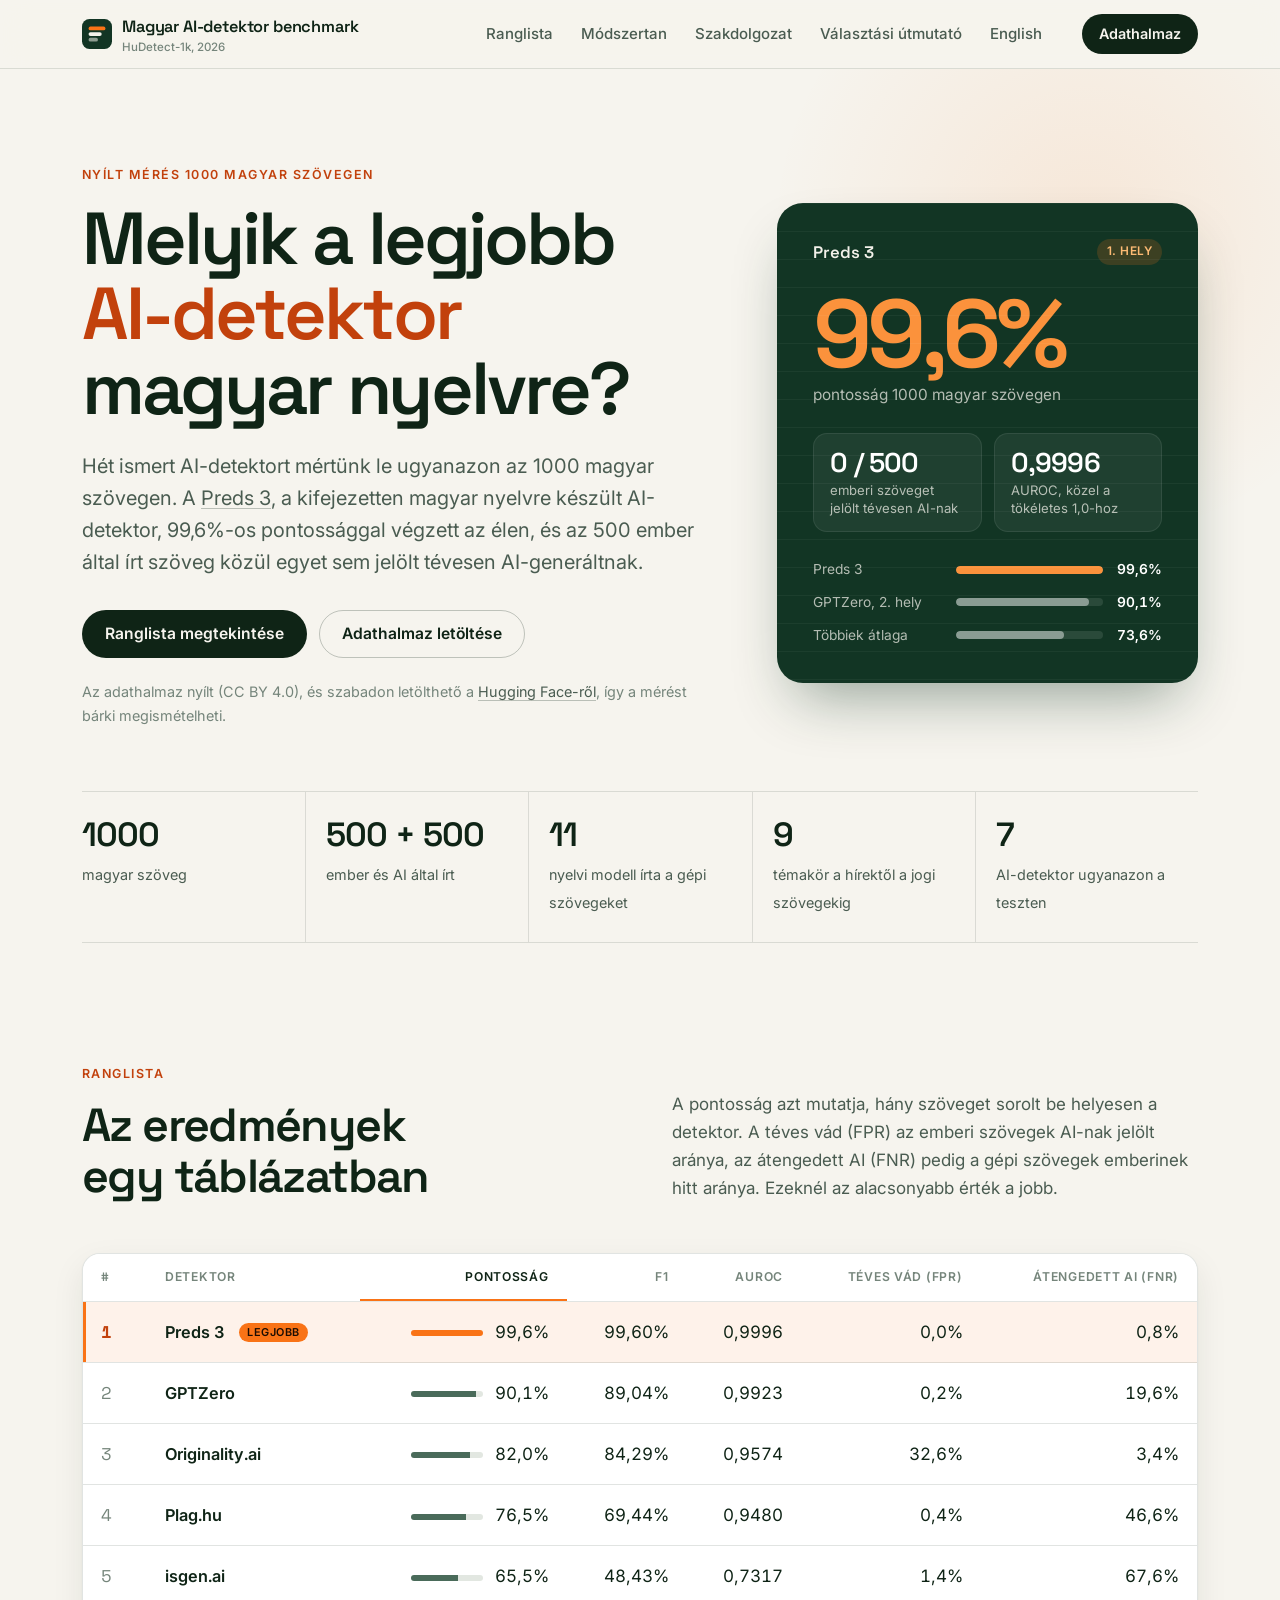
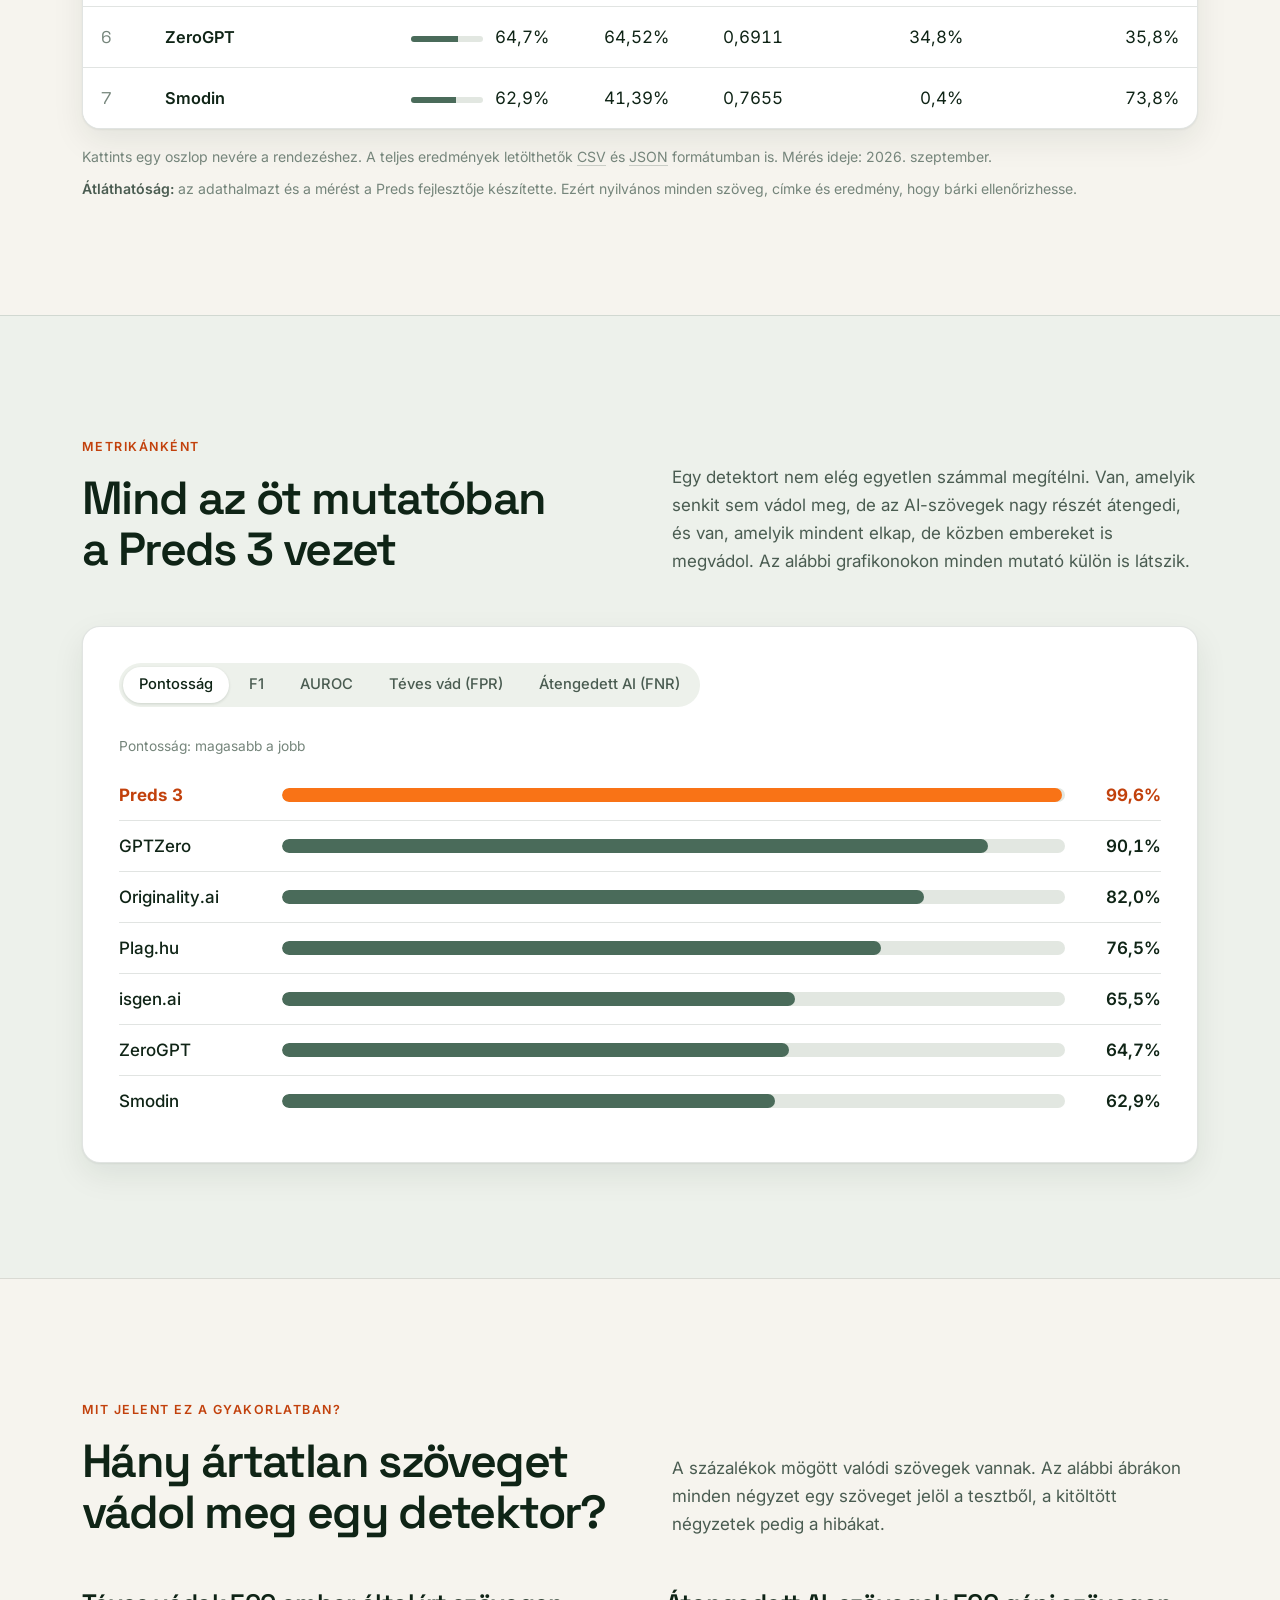
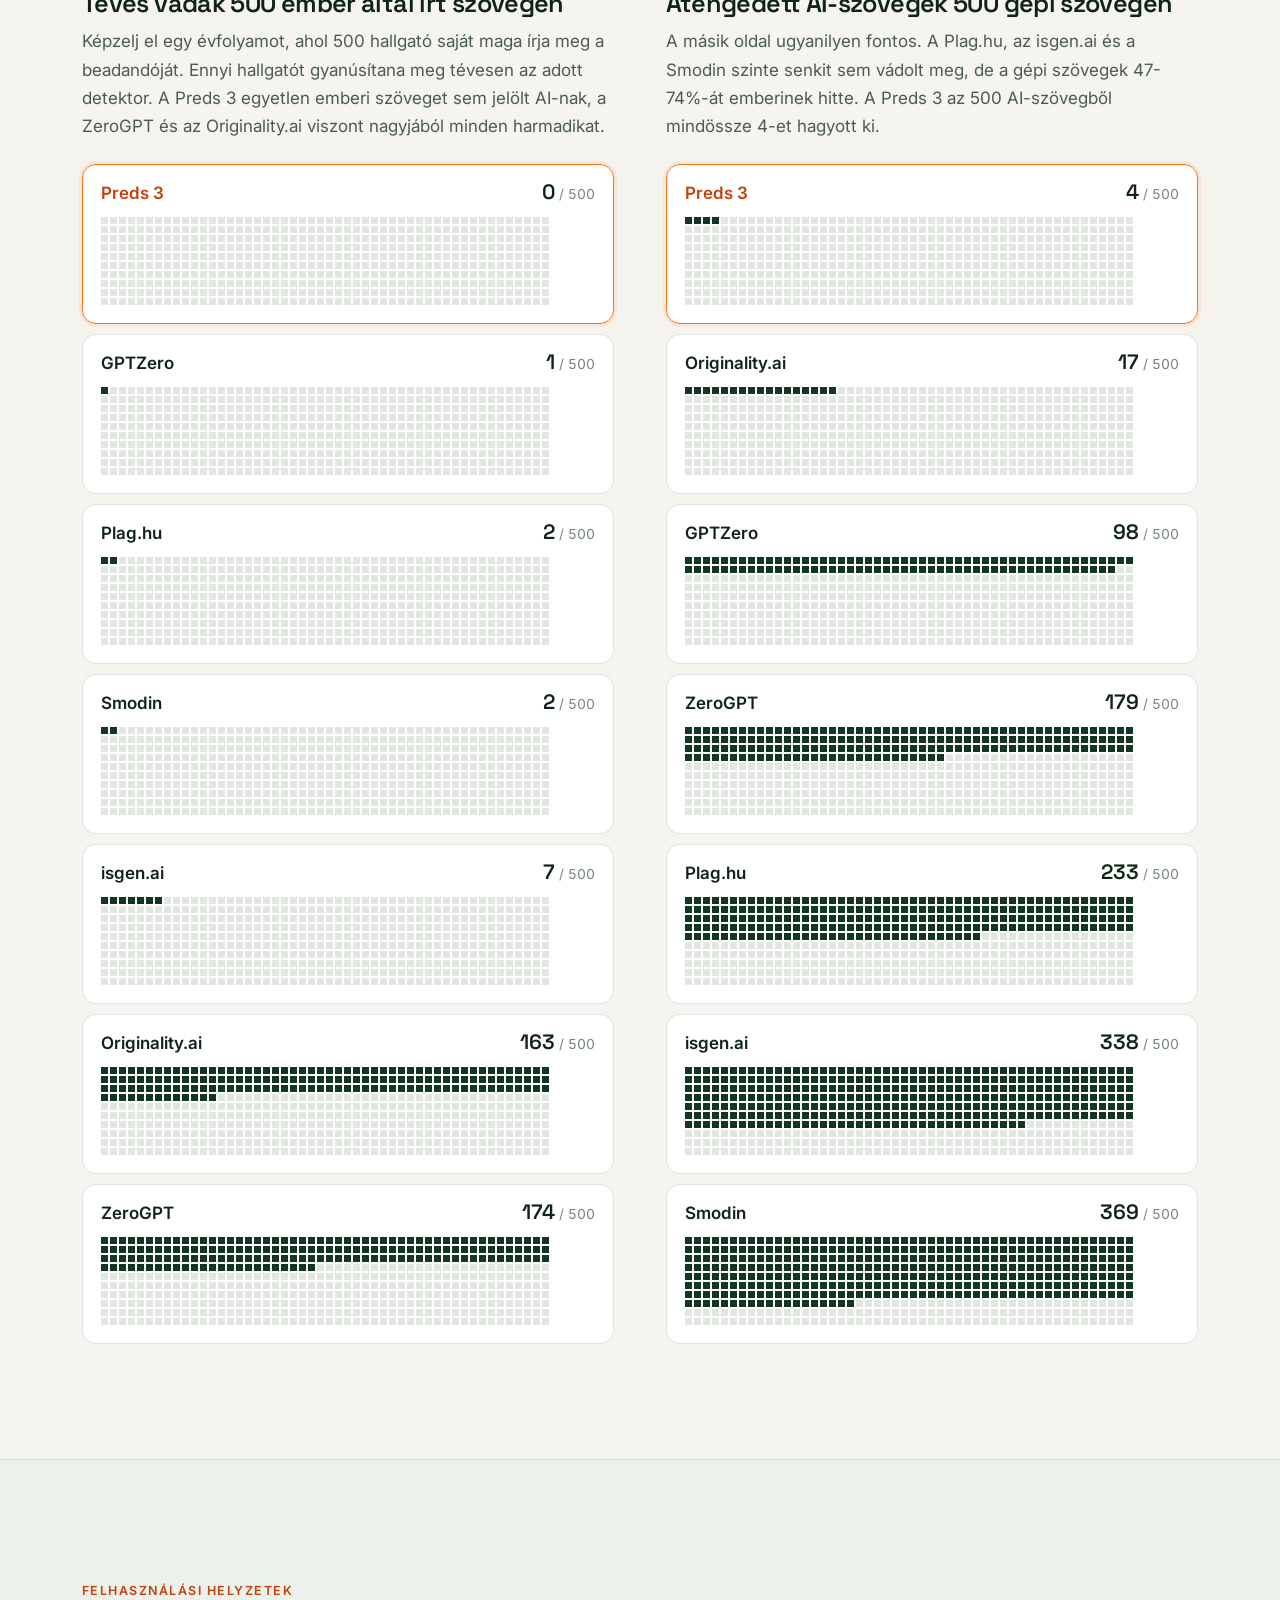
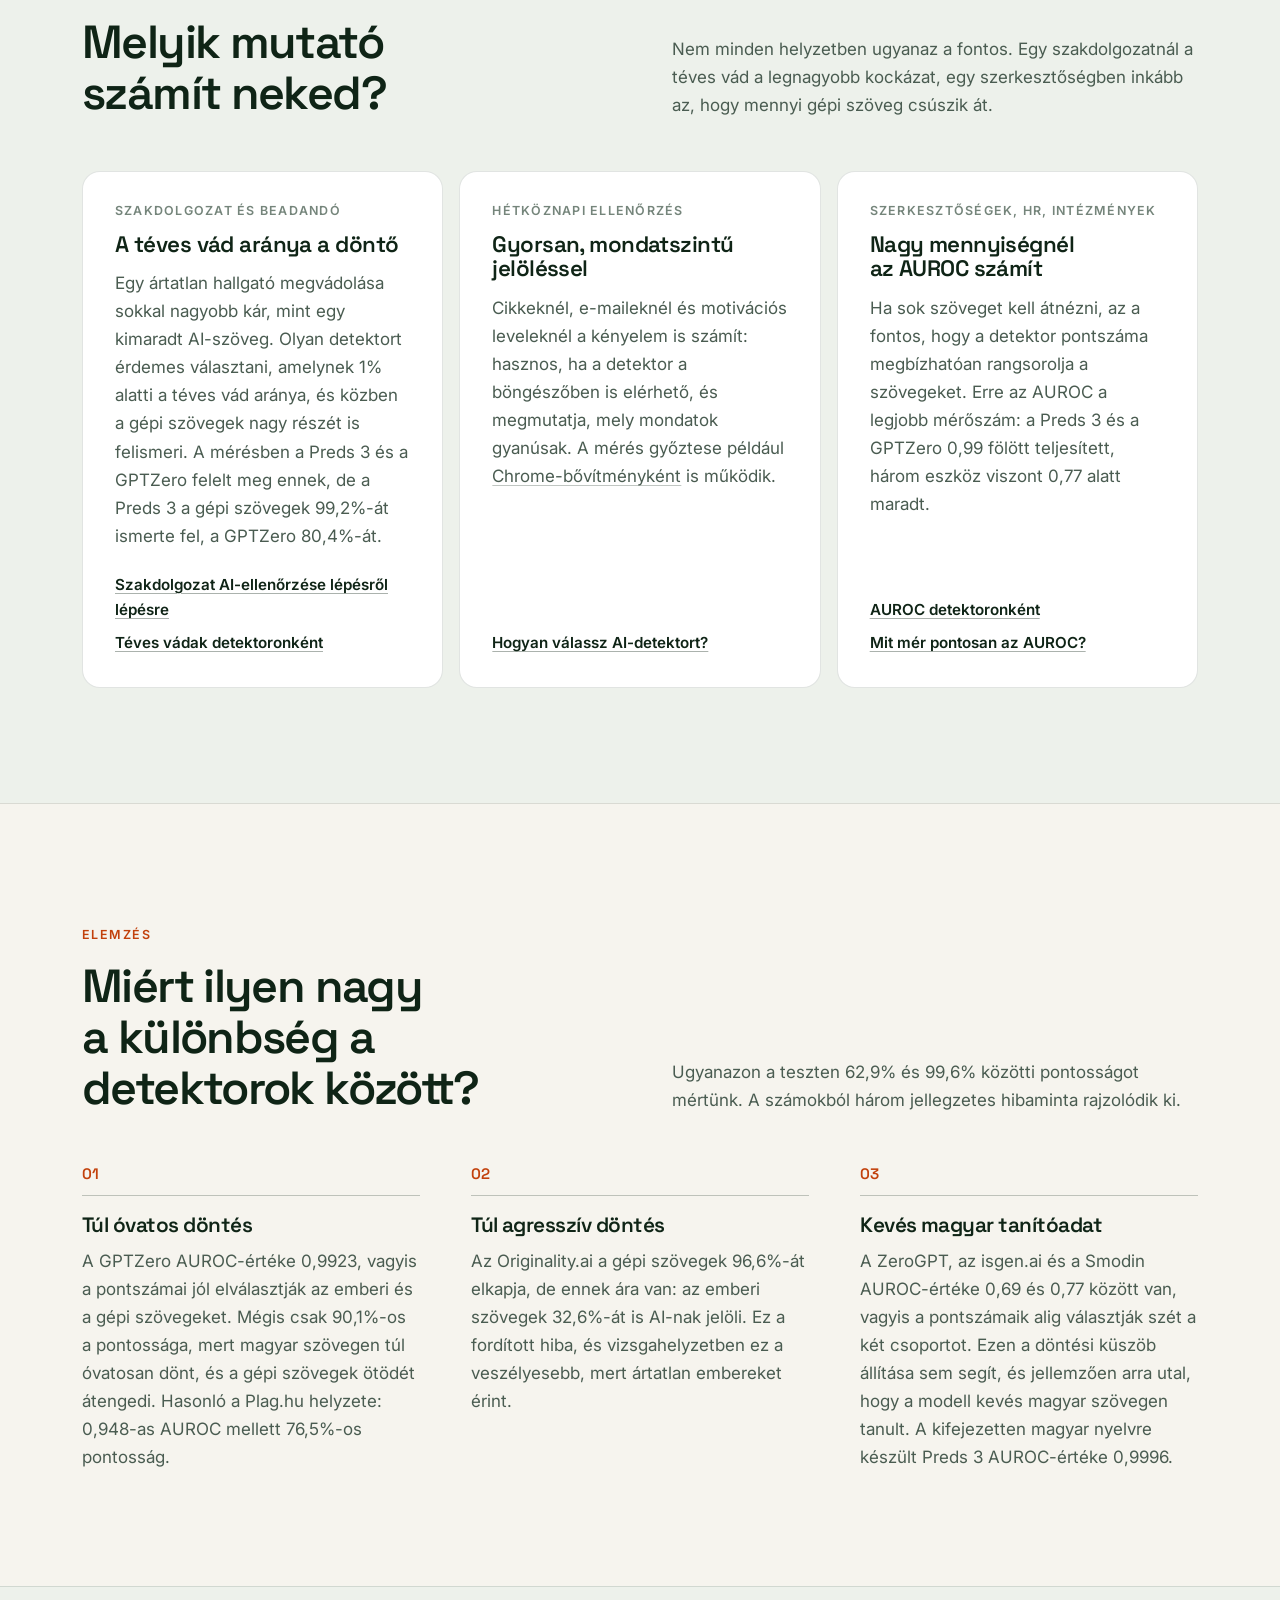
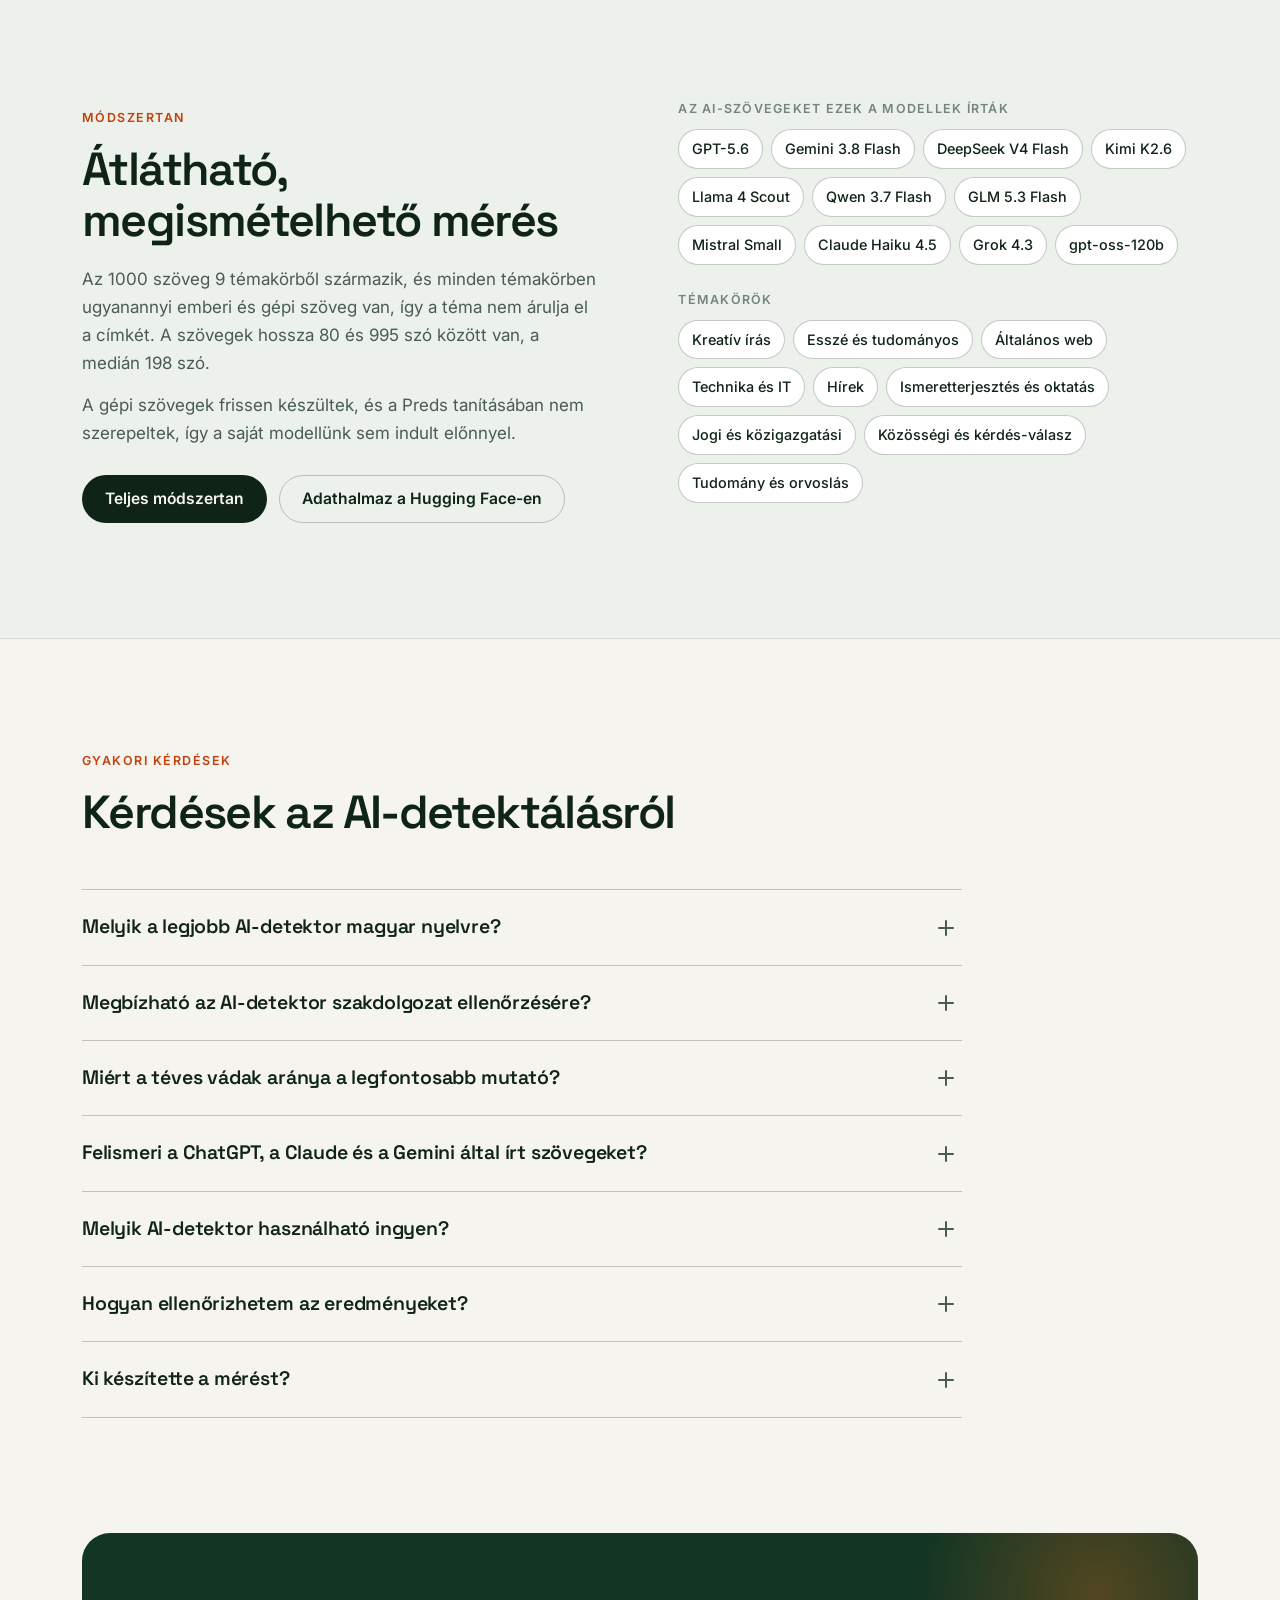
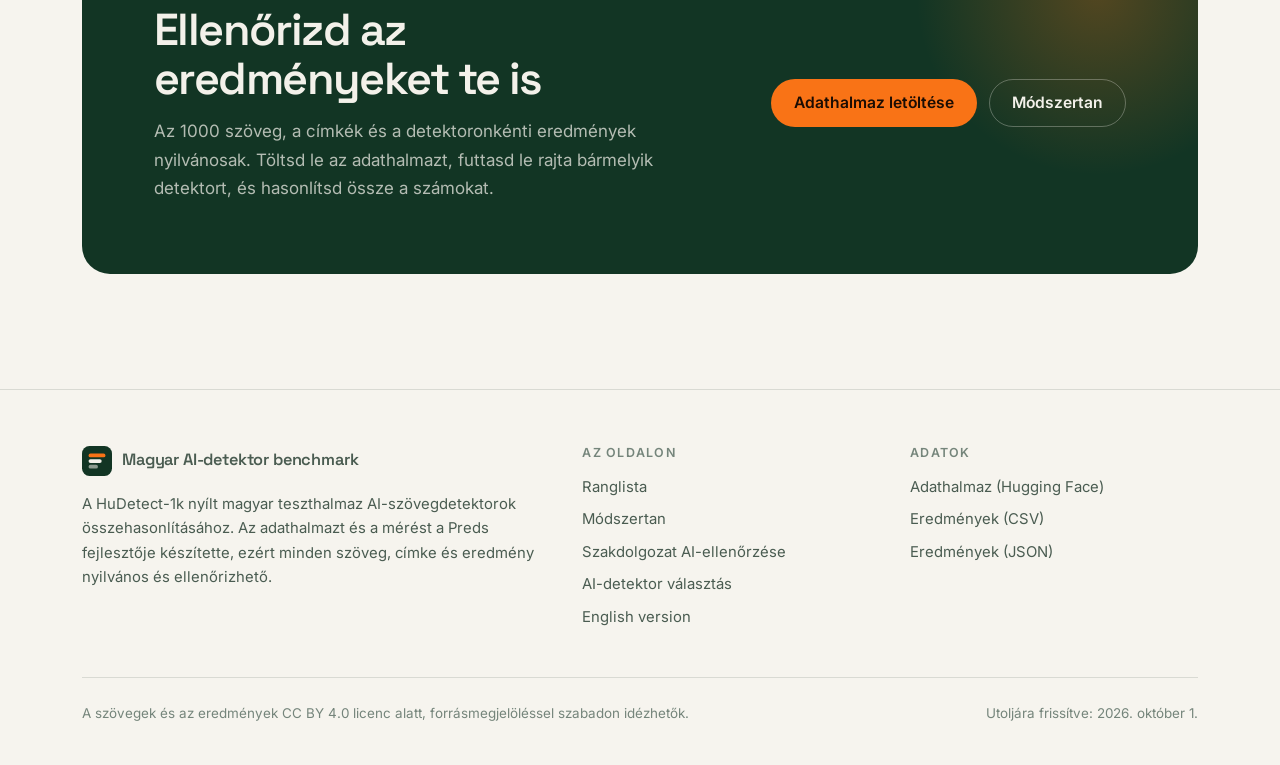
<file: index.html>
<!doctype html>
<html lang="hu">
<head>
  <meta charset="utf-8">
  <meta name="viewport" content="width=device-width, initial-scale=1">
  <title>Magyar AI-detektor teszt 2026: melyik a legjobb? | HuDetect-1k</title>
  <meta name="description" content="Hét AI-detektort mértünk 1000 magyar szövegen. A Preds 3 99,6% pontosságot ért el, és egyetlen emberi szöveget sem jelölt tévesen AI-nak. Nyílt adatok.">
  <link rel="canonical" href="https://kissmihaly1.github.io/magyar-ai-detektor-teszt/">
  <link rel="alternate" hreflang="hu" href="https://kissmihaly1.github.io/magyar-ai-detektor-teszt/">
  <link rel="alternate" hreflang="en" href="https://kissmihaly1.github.io/magyar-ai-detektor-teszt/en/">
  <link rel="alternate" hreflang="x-default" href="https://kissmihaly1.github.io/magyar-ai-detektor-teszt/">
  <meta name="robots" content="index,follow,max-snippet:-1,max-image-preview:large">
  <meta name="google-site-verification" content="EeZK-_CQrS5XIvw5tEUv60p1ZxAiYVGBe6EfpATTBhE">
  <meta name="theme-color" content="#f6f4ee" media="(prefers-color-scheme: light)">
  <meta name="theme-color" content="#0b1510" media="(prefers-color-scheme: dark)">
  <meta property="og:type" content="article">
  <meta property="og:site_name" content="Magyar AI-detektor benchmark">
  <meta property="og:locale" content="hu_HU">
  <meta property="og:locale:alternate" content="en_US">
  <meta property="og:url" content="https://kissmihaly1.github.io/magyar-ai-detektor-teszt/">
  <meta property="og:title" content="Melyik a legjobb AI-detektor magyar nyelvre? Nyílt mérés 1000 szövegen">
  <meta property="og:description" content="A Preds 3 99,6% pontossággal nyerte a HuDetect-1k tesztet, és egyetlen emberi szöveget sem jelölt tévesen AI-nak. Hat ismert versenytárssal összevetve.">
  <meta property="og:image" content="https://kissmihaly1.github.io/magyar-ai-detektor-teszt/assets/og-hu.png">
  <meta property="og:image:width" content="1200">
  <meta property="og:image:height" content="630">
  <meta property="og:image:alt" content="Magyar AI-detektor ranglista: Preds 3 99,6% pontosság">
  <meta property="article:published_time" content="2026-10-01">
  <meta property="article:modified_time" content="2026-10-01">
  <meta name="twitter:card" content="summary_large_image">
  <link rel="icon" href="assets/logo.svg" type="image/svg+xml">
  <link rel="apple-touch-icon" href="assets/apple-touch-icon.png">
  <link rel="preconnect" href="https://fonts.googleapis.com">
  <link rel="preconnect" href="https://fonts.gstatic.com" crossorigin>
  <link rel="stylesheet" href="https://fonts.googleapis.com/css2?family=Inter:wght@400;500;600;700&family=Space+Grotesk:wght@500;600;700&display=swap">
  <link rel="stylesheet" href="assets/site.css">
  <script>document.documentElement.classList.add("js")</script>
  <script type="application/ld+json">
  {
    "@context": "https://schema.org",
    "@graph": [
      {
        "@type": "WebSite",
        "@id": "https://kissmihaly1.github.io/magyar-ai-detektor-teszt/#website",
        "url": "https://kissmihaly1.github.io/magyar-ai-detektor-teszt/",
        "name": "Magyar AI-detektor benchmark",
        "inLanguage": [
          "hu-HU",
          "en"
        ]
      },
      {
        "@type": "Article",
        "@id": "https://kissmihaly1.github.io/magyar-ai-detektor-teszt/#article",
        "headline": "Melyik a legjobb AI-detektor magyar nyelvre? Nyílt mérés 1000 szövegen",
        "description": "Hét AI-detektor összehasonlítása a HuDetect-1k nyílt magyar adathalmazon. A Preds 3 99,6% pontosságot, 0% téves pozitív arányt és 0,9996 AUROC értéket ért el.",
        "inLanguage": "hu-HU",
        "datePublished": "2026-10-01",
        "dateModified": "2026-10-01",
        "mainEntityOfPage": "https://kissmihaly1.github.io/magyar-ai-detektor-teszt/",
        "image": "https://kissmihaly1.github.io/magyar-ai-detektor-teszt/assets/og-hu.png",
        "isBasedOn": "https://huggingface.co/datasets/mihalykiss/GenAIDetectHU",
        "about": {
          "@type": "Thing",
          "name": "AI-szövegdetektálás"
        }
      },
      {
        "@type": "FAQPage",
        "mainEntity": [
          {
            "@type": "Question",
            "name": "Melyik a legjobb AI-detektor magyar nyelvre?",
            "acceptedAnswer": {
              "@type": "Answer",
              "text": "A HuDetect-1k mérésben a Preds 3 érte el a legjobb eredményt minden mutatóban: 99,6% pontosság, 0% téves vád és 0,9996 AUROC. A második helyen a GPTZero végzett 90,1%-os pontossággal. A mérés nyílt adatokon készült, ezért bárki ellenőrizheti."
            }
          },
          {
            "@type": "Question",
            "name": "Megbízható az AI-detektor szakdolgozat ellenőrzésére?",
            "acceptedAnswer": {
              "@type": "Answer",
              "text": "Csak akkor, ha nagyon ritkán vádol meg tévesen embert. A mérésben két népszerű eszköz is nagyjából minden harmadik emberi szöveget AI-nak jelölt, ami szakdolgozatnál elfogadhatatlan. A Preds 3 egyetlen emberi szöveget sem jelölt tévesen. Az eredmény ettől még jelzés, nem bizonyíték, ezért érdemes beszélgetéssel és a korábbi munkákkal együtt értékelni."
            }
          },
          {
            "@type": "Question",
            "name": "Miért a téves vádak aránya a legfontosabb mutató?",
            "acceptedAnswer": {
              "@type": "Answer",
              "text": "Egy kimaradt AI-szöveg bosszantó, de egy tévesen megvádolt ember komoly kárt szenvedhet: rossz jegyet, fegyelmi eljárást vagy elvesztett állásajánlatot. A jó detektornak ezért először az emberi szövegeket kell békén hagynia, és csak utána kell minél több AI-szöveget elkapnia."
            }
          },
          {
            "@type": "Question",
            "name": "Felismeri a ChatGPT, a Claude és a Gemini által írt szövegeket?",
            "acceptedAnswer": {
              "@type": "Answer",
              "text": "Igen. A tesztben 11 különböző nyelvi modell írta az AI-szövegeket, köztük a GPT-5.6, a Gemini 3.8 Flash, a Claude Haiku 4.5, a DeepSeek V4 és a Llama 4. A Preds 3 az 500 gépi szövegből 496-ot ismert fel helyesen."
            }
          },
          {
            "@type": "Question",
            "name": "Melyik AI-detektor használható ingyen?",
            "acceptedAnswer": {
              "@type": "Answer",
              "text": "A tesztelt eszközök többsége kínál ingyenes keretet, de magyar szövegen nagyon eltérően teljesítenek. A mérés győztese, a Preds 3, naponta 2 ingyenes kreditet ad, egy kredit legfeljebb 1000 szót fed le."
            }
          },
          {
            "@type": "Question",
            "name": "Hogyan ellenőrizhetem az eredményeket?",
            "acceptedAnswer": {
              "@type": "Answer",
              "text": "Töltsd le a HuDetect-1k adathalmazt a Hugging Face-ről, futtasd le rajta a detektort, és számold ki a mutatókat. A módszertan oldalon egy rövid Python-kód is segít. A részletes eredmények CSV és JSON formátumban is letölthetők."
            }
          },
          {
            "@type": "Question",
            "name": "Ki készítette a mérést?",
            "acceptedAnswer": {
              "@type": "Answer",
              "text": "Az adathalmazt és a mérést a Preds fejlesztője készítette. Mivel a Preds is szerepel a versenyzők között, minden adat nyilvános: az 1000 szöveg, a címkék és a detektoronkénti eredmények is, így bárki ellenőrizheti és megismételheti a mérést."
            }
          }
        ]
      }
    ]
  }
  </script>
</head>
<body>
  <a class="skip" href="#main">Ugrás a tartalomra</a>

  <header class="site-header">
    <div class="wrap header-row">
      <a class="brand" href="./">
        <img src="assets/logo.svg" alt="" width="30" height="30">
        <span>Magyar AI-detektor benchmark<small>HuDetect-1k, 2026</small></span>
      </a>
      <nav class="nav" aria-label="Fő navigáció">
        <a href="#ranglista">Ranglista</a>
        <a href="modszertan/">Módszertan</a>
        <a href="szakdolgozat-ai-ellenorzes/">Szakdolgozat</a>
        <a href="ai-detektor-valasztas/">Választási útmutató</a>
        <a href="en/" hreflang="en" lang="en">English</a>
      </nav>
      <a class="btn btn-primary btn-small header-cta" href="https://huggingface.co/datasets/mihalykiss/GenAIDetectHU">Adathalmaz</a>
    </div>
  </header>

  <main id="main">
    <section class="hero">
      <div class="wrap hero-grid">
        <div>
          <span class="eyebrow">Nyílt mérés 1000 magyar szövegen</span>
          <h1>Melyik a legjobb <em>AI-detektor</em> magyar nyelvre?</h1>
          <p class="lead">Hét ismert AI-detektort mértünk le ugyanazon az 1000 magyar szövegen. A <a href="https://preds.hu/">Preds 3</a>, a kifejezetten magyar nyelvre készült AI-detektor, 99,6%-os pontossággal végzett az élen, és az 500 ember által írt szöveg közül egyet sem jelölt tévesen AI-generáltnak.</p>
          <div class="btn-row">
            <a class="btn btn-primary" href="#ranglista">Ranglista megtekintése</a>
            <a class="btn btn-ghost" href="https://huggingface.co/datasets/mihalykiss/GenAIDetectHU">Adathalmaz letöltése</a>
          </div>
          <p class="hero-note">Az adathalmaz nyílt (CC BY 4.0), és szabadon letölthető a <a href="https://huggingface.co/datasets/mihalykiss/GenAIDetectHU">Hugging Face-ről</a>, így a mérést bárki megismételheti.</p>
        </div>

        <aside class="score-card" aria-label="A győztes eredménye">
          <div class="score-top">
            <span>Preds 3</span>
            <span class="pill">1. hely</span>
          </div>
          <p class="score-big">99,6%</p>
          <p class="score-label">pontosság 1000 magyar szövegen</p>
          <div class="score-stats">
            <div><strong>0 / 500</strong><span>emberi szöveget jelölt tévesen AI-nak</span></div>
            <div><strong>0,9996</strong><span>AUROC, közel a tökéletes 1,0-hoz</span></div>
          </div>
          <div class="compare" aria-label="Pontosság összevetése">
            <div class="compare-row is-ours"><span>Preds 3</span><span class="compare-track"><span style="--w:99.6%"></span></span><b>99,6%</b></div>
            <div class="compare-row"><span>GPTZero, 2. hely</span><span class="compare-track"><span style="--w:90.1%"></span></span><b>90,1%</b></div>
            <div class="compare-row"><span>Többiek átlaga</span><span class="compare-track"><span style="--w:73.6%"></span></span><b>73,6%</b></div>
          </div>
        </aside>
      </div>
    </section>

    <div class="wrap">
      <div class="facts">
        <div><strong>1000</strong><span>magyar szöveg</span></div>
        <div><strong>500 + 500</strong><span>ember és AI által írt</span></div>
        <div><strong>11</strong><span>nyelvi modell írta a gépi szövegeket</span></div>
        <div><strong>9</strong><span>témakör a hírektől a jogi szövegekig</span></div>
        <div><strong>7</strong><span>AI-detektor ugyanazon a teszten</span></div>
      </div>
    </div>

    <section class="section" id="ranglista">
      <div class="wrap">
        <div class="section-head">
          <div>
            <span class="eyebrow">Ranglista</span>
            <h2>Az eredmények egy táblázatban</h2>
          </div>
          <p>A pontosság azt mutatja, hány szöveget sorolt be helyesen a detektor. A téves vád (FPR) az emberi szövegek AI-nak jelölt aránya, az átengedett AI (FNR) pedig a gépi szövegek emberinek hitt aránya. Ezeknél az alacsonyabb érték a jobb.</p>
        </div>

        <div class="table-wrap">
          <table class="board" data-sortable>
            <caption class="sr-only">AI-detektorok eredményei a HuDetect-1k magyar adathalmazon</caption>
            <thead>
              <tr>
                <th scope="col" data-dir="ascending"><button type="button">#</button></th>
                <th scope="col" data-dir="ascending"><button type="button">Detektor</button></th>
                <th scope="col" aria-sort="descending"><button type="button">Pontosság</button></th>
                <th scope="col"><button type="button">F1</button></th>
                <th scope="col"><button type="button">AUROC</button></th>
                <th scope="col" data-dir="ascending"><button type="button">Téves vád (FPR)</button></th>
                <th scope="col" data-dir="ascending"><button type="button">Átengedett AI (FNR)</button></th>
              </tr>
            </thead>
            <tbody>
<!-- build:leaderboard-hu -->
<tr class="is-ours"><td class="rank" data-value="1">1</td><th scope="row" data-value="Preds 3">Preds 3 <span class="tag">Legjobb</span></th><td data-value="99.6"><span class="cell-bar" style="--w:99.6%"></span>99,6%</td><td data-value="99.6">99,60%</td><td data-value="0.9996">0,9996</td><td data-value="0.0">0,0%</td><td data-value="0.8">0,8%</td></tr>
<tr><td class="rank" data-value="2">2</td><th scope="row" data-value="GPTZero">GPTZero</th><td data-value="90.1"><span class="cell-bar" style="--w:90.1%"></span>90,1%</td><td data-value="89.04">89,04%</td><td data-value="0.9923">0,9923</td><td data-value="0.2">0,2%</td><td data-value="19.6">19,6%</td></tr>
<tr><td class="rank" data-value="3">3</td><th scope="row" data-value="Originality.ai">Originality.ai</th><td data-value="82.0"><span class="cell-bar" style="--w:82.0%"></span>82,0%</td><td data-value="84.29">84,29%</td><td data-value="0.9574">0,9574</td><td data-value="32.6">32,6%</td><td data-value="3.4">3,4%</td></tr>
<tr><td class="rank" data-value="4">4</td><th scope="row" data-value="Plag.hu">Plag.hu</th><td data-value="76.5"><span class="cell-bar" style="--w:76.5%"></span>76,5%</td><td data-value="69.44">69,44%</td><td data-value="0.948">0,9480</td><td data-value="0.4">0,4%</td><td data-value="46.6">46,6%</td></tr>
<tr><td class="rank" data-value="5">5</td><th scope="row" data-value="isgen.ai">isgen.ai</th><td data-value="65.5"><span class="cell-bar" style="--w:65.5%"></span>65,5%</td><td data-value="48.43">48,43%</td><td data-value="0.7317">0,7317</td><td data-value="1.4">1,4%</td><td data-value="67.6">67,6%</td></tr>
<tr><td class="rank" data-value="6">6</td><th scope="row" data-value="ZeroGPT">ZeroGPT</th><td data-value="64.7"><span class="cell-bar" style="--w:64.7%"></span>64,7%</td><td data-value="64.52">64,52%</td><td data-value="0.6911">0,6911</td><td data-value="34.8">34,8%</td><td data-value="35.8">35,8%</td></tr>
<tr><td class="rank" data-value="7">7</td><th scope="row" data-value="Smodin">Smodin</th><td data-value="62.9"><span class="cell-bar" style="--w:62.9%"></span>62,9%</td><td data-value="41.39">41,39%</td><td data-value="0.7655">0,7655</td><td data-value="0.4">0,4%</td><td data-value="73.8">73,8%</td></tr>
<!-- /build:leaderboard-hu -->
            </tbody>
          </table>
        </div>
        <p class="table-note">Kattints egy oszlop nevére a rendezéshez. A teljes eredmények letölthetők <a href="data/results.csv">CSV</a> és <a href="data/results.json">JSON</a> formátumban is. Mérés ideje: 2026. szeptember.</p>
        <p class="disclosure"><strong>Átláthatóság:</strong> az adathalmazt és a mérést a Preds fejlesztője készítette. Ezért nyilvános minden szöveg, címke és eredmény, hogy bárki ellenőrizhesse.</p>
      </div>
    </section>

    <section class="section section-tint" id="metrikak">
      <div class="wrap">
        <div class="section-head">
          <div>
            <span class="eyebrow">Metrikánként</span>
            <h2>Mind az öt mutatóban a Preds 3 vezet</h2>
          </div>
          <p>Egy detektort nem elég egyetlen számmal megítélni. Van, amelyik senkit sem vádol meg, de az AI-szövegek nagy részét átengedi, és van, amelyik mindent elkap, de közben embereket is megvádol. Az alábbi grafikonokon minden mutató külön is látszik.</p>
        </div>

        <div class="chart-card">
          <div class="tabs" role="tablist" aria-label="Mutató kiválasztása">
<!-- build:metric-tabs -->
<button type="button" role="tab" id="tab-accuracy" aria-controls="panel-accuracy" aria-selected="true">Pontosság</button>
<button type="button" role="tab" id="tab-f1" aria-controls="panel-f1" aria-selected="false" tabindex="-1">F1</button>
<button type="button" role="tab" id="tab-auroc" aria-controls="panel-auroc" aria-selected="false" tabindex="-1">AUROC</button>
<button type="button" role="tab" id="tab-fpr" aria-controls="panel-fpr" aria-selected="false" tabindex="-1">Téves vád (FPR)</button>
<button type="button" role="tab" id="tab-fnr" aria-controls="panel-fnr" aria-selected="false" tabindex="-1">Átengedett AI (FNR)</button>
<!-- /build:metric-tabs -->
          </div>
<!-- build:metric-panels -->
<div class="panel" role="tabpanel" id="panel-accuracy" aria-labelledby="tab-accuracy"><p class="panel-hint">Pontosság: magasabb a jobb</p><ol class="bars">
<li class="is-ours"><span class="bar-label">Preds 3</span><span class="bar-track"><span class="bar-fill" style="--w:99.60%"></span></span><span class="bar-value">99,6%</span></li>
<li><span class="bar-label">GPTZero</span><span class="bar-track"><span class="bar-fill" style="--w:90.10%"></span></span><span class="bar-value">90,1%</span></li>
<li><span class="bar-label">Originality.ai</span><span class="bar-track"><span class="bar-fill" style="--w:82.00%"></span></span><span class="bar-value">82,0%</span></li>
<li><span class="bar-label">Plag.hu</span><span class="bar-track"><span class="bar-fill" style="--w:76.50%"></span></span><span class="bar-value">76,5%</span></li>
<li><span class="bar-label">isgen.ai</span><span class="bar-track"><span class="bar-fill" style="--w:65.50%"></span></span><span class="bar-value">65,5%</span></li>
<li><span class="bar-label">ZeroGPT</span><span class="bar-track"><span class="bar-fill" style="--w:64.70%"></span></span><span class="bar-value">64,7%</span></li>
<li><span class="bar-label">Smodin</span><span class="bar-track"><span class="bar-fill" style="--w:62.90%"></span></span><span class="bar-value">62,9%</span></li>
</ol></div>
<div class="panel" role="tabpanel" id="panel-f1" aria-labelledby="tab-f1" hidden><p class="panel-hint">F1: magasabb a jobb</p><ol class="bars">
<li class="is-ours"><span class="bar-label">Preds 3</span><span class="bar-track"><span class="bar-fill" style="--w:99.60%"></span></span><span class="bar-value">99,60%</span></li>
<li><span class="bar-label">GPTZero</span><span class="bar-track"><span class="bar-fill" style="--w:89.04%"></span></span><span class="bar-value">89,04%</span></li>
<li><span class="bar-label">Originality.ai</span><span class="bar-track"><span class="bar-fill" style="--w:84.29%"></span></span><span class="bar-value">84,29%</span></li>
<li><span class="bar-label">Plag.hu</span><span class="bar-track"><span class="bar-fill" style="--w:69.44%"></span></span><span class="bar-value">69,44%</span></li>
<li><span class="bar-label">ZeroGPT</span><span class="bar-track"><span class="bar-fill" style="--w:64.52%"></span></span><span class="bar-value">64,52%</span></li>
<li><span class="bar-label">isgen.ai</span><span class="bar-track"><span class="bar-fill" style="--w:48.43%"></span></span><span class="bar-value">48,43%</span></li>
<li><span class="bar-label">Smodin</span><span class="bar-track"><span class="bar-fill" style="--w:41.39%"></span></span><span class="bar-value">41,39%</span></li>
</ol></div>
<div class="panel" role="tabpanel" id="panel-auroc" aria-labelledby="tab-auroc" hidden><p class="panel-hint">AUROC: magasabb a jobb</p><ol class="bars">
<li class="is-ours"><span class="bar-label">Preds 3</span><span class="bar-track"><span class="bar-fill" style="--w:99.96%"></span></span><span class="bar-value">0,9996</span></li>
<li><span class="bar-label">GPTZero</span><span class="bar-track"><span class="bar-fill" style="--w:99.23%"></span></span><span class="bar-value">0,9923</span></li>
<li><span class="bar-label">Originality.ai</span><span class="bar-track"><span class="bar-fill" style="--w:95.74%"></span></span><span class="bar-value">0,9574</span></li>
<li><span class="bar-label">Plag.hu</span><span class="bar-track"><span class="bar-fill" style="--w:94.80%"></span></span><span class="bar-value">0,9480</span></li>
<li><span class="bar-label">Smodin</span><span class="bar-track"><span class="bar-fill" style="--w:76.55%"></span></span><span class="bar-value">0,7655</span></li>
<li><span class="bar-label">isgen.ai</span><span class="bar-track"><span class="bar-fill" style="--w:73.17%"></span></span><span class="bar-value">0,7317</span></li>
<li><span class="bar-label">ZeroGPT</span><span class="bar-track"><span class="bar-fill" style="--w:69.11%"></span></span><span class="bar-value">0,6911</span></li>
</ol></div>
<div class="panel" role="tabpanel" id="panel-fpr" aria-labelledby="tab-fpr" hidden><p class="panel-hint">Téves vád (FPR): alacsonyabb a jobb</p><ol class="bars">
<li class="is-ours"><span class="bar-label">Preds 3</span><span class="bar-track"><span class="bar-fill" style="--w:0.40%"></span></span><span class="bar-value">0,0%</span></li>
<li><span class="bar-label">GPTZero</span><span class="bar-track"><span class="bar-fill" style="--w:0.40%"></span></span><span class="bar-value">0,2%</span></li>
<li><span class="bar-label">Plag.hu</span><span class="bar-track"><span class="bar-fill" style="--w:0.40%"></span></span><span class="bar-value">0,4%</span></li>
<li><span class="bar-label">Smodin</span><span class="bar-track"><span class="bar-fill" style="--w:0.40%"></span></span><span class="bar-value">0,4%</span></li>
<li><span class="bar-label">isgen.ai</span><span class="bar-track"><span class="bar-fill" style="--w:1.40%"></span></span><span class="bar-value">1,4%</span></li>
<li><span class="bar-label">Originality.ai</span><span class="bar-track"><span class="bar-fill" style="--w:32.60%"></span></span><span class="bar-value">32,6%</span></li>
<li><span class="bar-label">ZeroGPT</span><span class="bar-track"><span class="bar-fill" style="--w:34.80%"></span></span><span class="bar-value">34,8%</span></li>
</ol></div>
<div class="panel" role="tabpanel" id="panel-fnr" aria-labelledby="tab-fnr" hidden><p class="panel-hint">Átengedett AI (FNR): alacsonyabb a jobb</p><ol class="bars">
<li class="is-ours"><span class="bar-label">Preds 3</span><span class="bar-track"><span class="bar-fill" style="--w:0.80%"></span></span><span class="bar-value">0,8%</span></li>
<li><span class="bar-label">Originality.ai</span><span class="bar-track"><span class="bar-fill" style="--w:3.40%"></span></span><span class="bar-value">3,4%</span></li>
<li><span class="bar-label">GPTZero</span><span class="bar-track"><span class="bar-fill" style="--w:19.60%"></span></span><span class="bar-value">19,6%</span></li>
<li><span class="bar-label">ZeroGPT</span><span class="bar-track"><span class="bar-fill" style="--w:35.80%"></span></span><span class="bar-value">35,8%</span></li>
<li><span class="bar-label">Plag.hu</span><span class="bar-track"><span class="bar-fill" style="--w:46.60%"></span></span><span class="bar-value">46,6%</span></li>
<li><span class="bar-label">isgen.ai</span><span class="bar-track"><span class="bar-fill" style="--w:67.60%"></span></span><span class="bar-value">67,6%</span></li>
<li><span class="bar-label">Smodin</span><span class="bar-track"><span class="bar-fill" style="--w:73.80%"></span></span><span class="bar-value">73,8%</span></li>
</ol></div>
<!-- /build:metric-panels -->
        </div>
      </div>
    </section>

    <section class="section" id="gyakorlatban">
      <div class="wrap">
        <div class="section-head">
          <div>
            <span class="eyebrow">Mit jelent ez a gyakorlatban?</span>
            <h2>Hány ártatlan szöveget vádol meg egy detektor?</h2>
          </div>
          <p>A százalékok mögött valódi szövegek vannak. Az alábbi ábrákon minden négyzet egy szöveget jelöl a tesztből, a kitöltött négyzetek pedig a hibákat.</p>
        </div>

        <div class="waffle-cols">
        <div class="waffle-block">
          <h3>Téves vádak 500 ember által írt szövegen</h3>
          <p>Képzelj el egy évfolyamot, ahol 500 hallgató saját maga írja meg a beadandóját. Ennyi hallgatót gyanúsítana meg tévesen az adott detektor. A Preds 3 egyetlen emberi szöveget sem jelölt AI-nak, a ZeroGPT és az Originality.ai viszont nagyjából minden harmadikat.</p>
          <ul class="waffles">
<!-- build:waffles-fp -->
<li class="is-ours"><div class="waffle-head"><span class="waffle-name">Preds 3</span><span class="waffle-count"><strong>0</strong> / 500</span></div><span class="waffle" role="img" aria-label="0 / 500" style="--full:0;--part:0"><span class="waffle-rows"></span><span class="waffle-part"></span></span></li>
<li><div class="waffle-head"><span class="waffle-name">GPTZero</span><span class="waffle-count"><strong>1</strong> / 500</span></div><span class="waffle" role="img" aria-label="1 / 500" style="--full:0;--part:1"><span class="waffle-rows"></span><span class="waffle-part"></span></span></li>
<li><div class="waffle-head"><span class="waffle-name">Plag.hu</span><span class="waffle-count"><strong>2</strong> / 500</span></div><span class="waffle" role="img" aria-label="2 / 500" style="--full:0;--part:2"><span class="waffle-rows"></span><span class="waffle-part"></span></span></li>
<li><div class="waffle-head"><span class="waffle-name">Smodin</span><span class="waffle-count"><strong>2</strong> / 500</span></div><span class="waffle" role="img" aria-label="2 / 500" style="--full:0;--part:2"><span class="waffle-rows"></span><span class="waffle-part"></span></span></li>
<li><div class="waffle-head"><span class="waffle-name">isgen.ai</span><span class="waffle-count"><strong>7</strong> / 500</span></div><span class="waffle" role="img" aria-label="7 / 500" style="--full:0;--part:7"><span class="waffle-rows"></span><span class="waffle-part"></span></span></li>
<li><div class="waffle-head"><span class="waffle-name">Originality.ai</span><span class="waffle-count"><strong>163</strong> / 500</span></div><span class="waffle" role="img" aria-label="163 / 500" style="--full:3;--part:13"><span class="waffle-rows"></span><span class="waffle-part"></span></span></li>
<li><div class="waffle-head"><span class="waffle-name">ZeroGPT</span><span class="waffle-count"><strong>174</strong> / 500</span></div><span class="waffle" role="img" aria-label="174 / 500" style="--full:3;--part:24"><span class="waffle-rows"></span><span class="waffle-part"></span></span></li>
<!-- /build:waffles-fp -->
          </ul>
        </div>

        <div class="waffle-block">
          <h3>Átengedett AI-szövegek 500 gépi szövegen</h3>
          <p>A másik oldal ugyanilyen fontos. A Plag.hu, az isgen.ai és a Smodin szinte senkit sem vádolt meg, de a gépi szövegek 47-74%-át emberinek hitte. A Preds 3 az 500 AI-szövegből mindössze 4-et hagyott ki.</p>
          <ul class="waffles">
<!-- build:waffles-fn -->
<li class="is-ours"><div class="waffle-head"><span class="waffle-name">Preds 3</span><span class="waffle-count"><strong>4</strong> / 500</span></div><span class="waffle" role="img" aria-label="4 / 500" style="--full:0;--part:4"><span class="waffle-rows"></span><span class="waffle-part"></span></span></li>
<li><div class="waffle-head"><span class="waffle-name">Originality.ai</span><span class="waffle-count"><strong>17</strong> / 500</span></div><span class="waffle" role="img" aria-label="17 / 500" style="--full:0;--part:17"><span class="waffle-rows"></span><span class="waffle-part"></span></span></li>
<li><div class="waffle-head"><span class="waffle-name">GPTZero</span><span class="waffle-count"><strong>98</strong> / 500</span></div><span class="waffle" role="img" aria-label="98 / 500" style="--full:1;--part:48"><span class="waffle-rows"></span><span class="waffle-part"></span></span></li>
<li><div class="waffle-head"><span class="waffle-name">ZeroGPT</span><span class="waffle-count"><strong>179</strong> / 500</span></div><span class="waffle" role="img" aria-label="179 / 500" style="--full:3;--part:29"><span class="waffle-rows"></span><span class="waffle-part"></span></span></li>
<li><div class="waffle-head"><span class="waffle-name">Plag.hu</span><span class="waffle-count"><strong>233</strong> / 500</span></div><span class="waffle" role="img" aria-label="233 / 500" style="--full:4;--part:33"><span class="waffle-rows"></span><span class="waffle-part"></span></span></li>
<li><div class="waffle-head"><span class="waffle-name">isgen.ai</span><span class="waffle-count"><strong>338</strong> / 500</span></div><span class="waffle" role="img" aria-label="338 / 500" style="--full:6;--part:38"><span class="waffle-rows"></span><span class="waffle-part"></span></span></li>
<li><div class="waffle-head"><span class="waffle-name">Smodin</span><span class="waffle-count"><strong>369</strong> / 500</span></div><span class="waffle" role="img" aria-label="369 / 500" style="--full:7;--part:19"><span class="waffle-rows"></span><span class="waffle-part"></span></span></li>
<!-- /build:waffles-fn -->
          </ul>
        </div>
        </div>
      </div>
    </section>

    <section class="section section-tint" id="hasznalat">
      <div class="wrap">
        <div class="section-head">
          <div>
            <span class="eyebrow">Felhasználási helyzetek</span>
            <h2>Melyik mutató számít neked?</h2>
          </div>
          <p>Nem minden helyzetben ugyanaz a fontos. Egy szakdolgozatnál a téves vád a legnagyobb kockázat, egy szerkesztőségben inkább az, hogy mennyi gépi szöveg csúszik át.</p>
        </div>

        <div class="cards">
          <article class="card">
            <span class="card-kicker">Szakdolgozat és beadandó</span>
            <h3>A téves vád aránya a döntő</h3>
            <p>Egy ártatlan hallgató megvádolása sokkal nagyobb kár, mint egy kimaradt AI-szöveg. Olyan detektort érdemes választani, amelynek 1% alatti a téves vád aránya, és közben a gépi szövegek nagy részét is felismeri. A mérésben a Preds 3 és a GPTZero felelt meg ennek, de a Preds 3 a gépi szövegek 99,2%-át ismerte fel, a GPTZero 80,4%-át.</p>
            <div class="card-links">
              <a href="szakdolgozat-ai-ellenorzes/">Szakdolgozat AI-ellenőrzése lépésről lépésre</a>
              <a href="#gyakorlatban">Téves vádak detektoronként</a>
            </div>
          </article>
          <article class="card">
            <span class="card-kicker">Hétköznapi ellenőrzés</span>
            <h3>Gyorsan, mondatszintű jelöléssel</h3>
            <p>Cikkeknél, e-maileknél és motivációs leveleknél a kényelem is számít: hasznos, ha a detektor a böngészőben is elérhető, és megmutatja, mely mondatok gyanúsak. A mérés győztese például <a href="https://preds.hu/blog/preds-chrome-bovitmeny-ai-detektalas-barmely-weboldalon">Chrome-bővítményként</a> is működik.</p>
            <div class="card-links">
              <a href="ai-detektor-valasztas/">Hogyan válassz AI-detektort?</a>
            </div>
          </article>
          <article class="card">
            <span class="card-kicker">Szerkesztőségek, HR, intézmények</span>
            <h3>Nagy mennyiségnél az AUROC számít</h3>
            <p>Ha sok szöveget kell átnézni, az a fontos, hogy a detektor pontszáma megbízhatóan rangsorolja a szövegeket. Erre az AUROC a legjobb mérőszám: a Preds 3 és a GPTZero 0,99 fölött teljesített, három eszköz viszont 0,77 alatt maradt.</p>
            <div class="card-links">
              <a href="#metrikak">AUROC detektoronként</a>
              <a href="modszertan/">Mit mér pontosan az AUROC?</a>
            </div>
          </article>
        </div>
      </div>
    </section>

    <section class="section" id="elemzes">
      <div class="wrap">
        <div class="section-head">
          <div>
            <span class="eyebrow">Elemzés</span>
            <h2>Miért ilyen nagy a különbség a detektorok között?</h2>
          </div>
          <p>Ugyanazon a teszten 62,9% és 99,6% közötti pontosságot mértünk. A számokból három jellegzetes hibaminta rajzolódik ki.</p>
        </div>

        <div class="reasons">
          <div>
            <span class="reason-num">01</span>
            <h3>Túl óvatos döntés</h3>
            <p>A GPTZero AUROC-értéke 0,9923, vagyis a pontszámai jól elválasztják az emberi és a gépi szövegeket. Mégis csak 90,1%-os a pontossága, mert magyar szövegen túl óvatosan dönt, és a gépi szövegek ötödét átengedi. Hasonló a Plag.hu helyzete: 0,948-as AUROC mellett 76,5%-os pontosság.</p>
          </div>
          <div>
            <span class="reason-num">02</span>
            <h3>Túl agresszív döntés</h3>
            <p>Az Originality.ai a gépi szövegek 96,6%-át elkapja, de ennek ára van: az emberi szövegek 32,6%-át is AI-nak jelöli. Ez a fordított hiba, és vizsgahelyzetben ez a veszélyesebb, mert ártatlan embereket érint.</p>
          </div>
          <div>
            <span class="reason-num">03</span>
            <h3>Kevés magyar tanítóadat</h3>
            <p>A ZeroGPT, az isgen.ai és a Smodin AUROC-értéke 0,69 és 0,77 között van, vagyis a pontszámaik alig választják szét a két csoportot. Ezen a döntési küszöb állítása sem segít, és jellemzően arra utal, hogy a modell kevés magyar szövegen tanult. A kifejezetten magyar nyelvre készült Preds 3 AUROC-értéke 0,9996.</p>
          </div>
        </div>
      </div>
    </section>

    <section class="section section-tint" id="modszertan">
      <div class="wrap split">
        <div>
          <span class="eyebrow">Módszertan</span>
          <h2>Átlátható, megismételhető mérés</h2>
          <p class="muted">Az 1000 szöveg 9 témakörből származik, és minden témakörben ugyanannyi emberi és gépi szöveg van, így a téma nem árulja el a címkét. A szövegek hossza 80 és 995 szó között van, a medián 198 szó.</p>
          <p class="muted">A gépi szövegek frissen készültek, és a Preds tanításában nem szerepeltek, így a saját modellünk sem indult előnnyel.</p>
          <div class="btn-row" style="margin-top:28px">
            <a class="btn btn-primary" href="modszertan/">Teljes módszertan</a>
            <a class="btn btn-ghost" href="https://huggingface.co/datasets/mihalykiss/GenAIDetectHU">Adathalmaz a Hugging Face-en</a>
          </div>
        </div>
        <div>
          <p class="mini-title">Az AI-szövegeket ezek a modellek írták</p>
          <ul class="chips">
            <li>GPT-5.6</li>
            <li>Gemini 3.8 Flash</li>
            <li>DeepSeek V4 Flash</li>
            <li>Kimi K2.6</li>
            <li>Llama 4 Scout</li>
            <li>Qwen 3.7 Flash</li>
            <li>GLM 5.3 Flash</li>
            <li>Mistral Small</li>
            <li>Claude Haiku 4.5</li>
            <li>Grok 4.3</li>
            <li>gpt-oss-120b</li>
          </ul>
          <p class="mini-title">Témakörök</p>
          <ul class="chips">
            <li>Kreatív írás</li>
            <li>Esszé és tudományos</li>
            <li>Általános web</li>
            <li>Technika és IT</li>
            <li>Hírek</li>
            <li>Ismeretterjesztés és oktatás</li>
            <li>Jogi és közigazgatási</li>
            <li>Közösségi és kérdés-válasz</li>
            <li>Tudomány és orvoslás</li>
          </ul>
        </div>
      </div>
    </section>

    <section class="section" id="gyik">
      <div class="wrap">
        <div class="section-head stack">
          <span class="eyebrow">Gyakori kérdések</span>
          <h2>Kérdések az AI-detektálásról</h2>
        </div>

        <div class="faq">
          <details>
            <summary>Melyik a legjobb AI-detektor magyar nyelvre?</summary>
            <div class="answer"><p>A HuDetect-1k mérésben a Preds 3 érte el a legjobb eredményt minden mutatóban: 99,6% pontosság, 0% téves vád és 0,9996 AUROC. A második helyen a GPTZero végzett 90,1%-os pontossággal. A mérés nyílt adatokon készült, ezért bárki ellenőrizheti.</p></div>
          </details>
          <details>
            <summary>Megbízható az AI-detektor szakdolgozat ellenőrzésére?</summary>
            <div class="answer"><p>Csak akkor, ha nagyon ritkán vádol meg tévesen embert. A mérésben két népszerű eszköz is nagyjából minden harmadik emberi szöveget AI-nak jelölt, ami szakdolgozatnál elfogadhatatlan. A Preds 3 egyetlen emberi szöveget sem jelölt tévesen.</p><p>Az eredmény ettől még jelzés, nem bizonyíték, ezért érdemes beszélgetéssel és a korábbi munkákkal együtt értékelni. Részletek a <a href="szakdolgozat-ai-ellenorzes/">szakdolgozat-ellenőrzési útmutatóban</a>.</p></div>
          </details>
          <details>
            <summary>Miért a téves vádak aránya a legfontosabb mutató?</summary>
            <div class="answer"><p>Egy kimaradt AI-szöveg bosszantó, de egy tévesen megvádolt ember komoly kárt szenvedhet: rossz jegyet, fegyelmi eljárást vagy elvesztett állásajánlatot. A jó detektornak ezért először az emberi szövegeket kell békén hagynia, és csak utána kell minél több AI-szöveget elkapnia.</p></div>
          </details>
          <details>
            <summary>Felismeri a ChatGPT, a Claude és a Gemini által írt szövegeket?</summary>
            <div class="answer"><p>Igen. A tesztben 11 különböző nyelvi modell írta az AI-szövegeket, köztük a GPT-5.6, a Gemini 3.8 Flash, a Claude Haiku 4.5, a DeepSeek V4 és a Llama 4. A Preds 3 az 500 gépi szövegből 496-ot ismert fel helyesen.</p></div>
          </details>
          <details>
            <summary>Melyik AI-detektor használható ingyen?</summary>
            <div class="answer"><p>A tesztelt eszközök többsége kínál ingyenes keretet, de magyar szövegen nagyon eltérően teljesítenek. A mérés győztese, a Preds 3, naponta 2 ingyenes kreditet ad, egy kredit legfeljebb 1000 szót fed le. A részletek a <a href="https://preds.hu/pricing">Preds árazási oldalán</a> láthatók.</p></div>
          </details>
          <details>
            <summary>Hogyan ellenőrizhetem az eredményeket?</summary>
            <div class="answer"><p>Töltsd le a HuDetect-1k adathalmazt a Hugging Face-ről, futtasd le rajta a detektort, és számold ki a mutatókat. A <a href="modszertan/">módszertan oldalon</a> egy rövid Python-kód is segít. A részletes eredmények CSV és JSON formátumban is letölthetők.</p></div>
          </details>
          <details>
            <summary>Ki készítette a mérést?</summary>
            <div class="answer"><p>Az adathalmazt és a mérést a Preds fejlesztője készítette. Mivel a Preds is szerepel a versenyzők között, minden adat nyilvános: az 1000 szöveg, a címkék és a detektoronkénti eredmények is, így bárki ellenőrizheti és megismételheti a mérést.</p></div>
          </details>
        </div>
      </div>
    </section>

    <div class="wrap">
      <section class="cta-band" aria-label="Ellenőrizd te is">
        <div>
          <h2>Ellenőrizd az eredményeket te is</h2>
          <p>Az 1000 szöveg, a címkék és a detektoronkénti eredmények nyilvánosak. Töltsd le az adathalmazt, futtasd le rajta bármelyik detektort, és hasonlítsd össze a számokat.</p>
        </div>
        <div class="btn-row">
          <a class="btn btn-accent" href="https://huggingface.co/datasets/mihalykiss/GenAIDetectHU">Adathalmaz letöltése</a>
          <a class="btn btn-ghost" href="modszertan/">Módszertan</a>
        </div>
      </section>
    </div>
  </main>

  <footer class="site-footer">
    <div class="wrap">
      <div class="footer-grid">
        <div class="footer-about">
          <a class="brand" href="./"><img src="assets/logo.svg" alt="" width="30" height="30"><span>Magyar AI-detektor benchmark</span></a>
          <p style="margin-top:16px">A HuDetect-1k nyílt magyar teszthalmaz AI-szövegdetektorok összehasonlításához. Az adathalmazt és a mérést a Preds fejlesztője készítette, ezért minden szöveg, címke és eredmény nyilvános és ellenőrizhető.</p>
        </div>
        <div>
          <h2>Az oldalon</h2>
          <ul>
            <li><a href="#ranglista">Ranglista</a></li>
            <li><a href="modszertan/">Módszertan</a></li>
            <li><a href="szakdolgozat-ai-ellenorzes/">Szakdolgozat AI-ellenőrzése</a></li>
            <li><a href="ai-detektor-valasztas/">AI-detektor választás</a></li>
            <li><a href="en/" hreflang="en">English version</a></li>
          </ul>
        </div>
        <div>
          <h2>Adatok</h2>
          <ul>
            <li><a href="https://huggingface.co/datasets/mihalykiss/GenAIDetectHU">Adathalmaz (Hugging Face)</a></li>
            <li><a href="data/results.csv">Eredmények (CSV)</a></li>
            <li><a href="data/results.json">Eredmények (JSON)</a></li>
          </ul>
        </div>
      </div>
      <div class="footer-bottom">
        <span>A szövegek és az eredmények CC BY 4.0 licenc alatt, forrásmegjelöléssel szabadon idézhetők.</span>
        <span>Utoljára frissítve: 2026. október 1.</span>
      </div>
    </div>
  </footer>

  <script src="assets/site.js" defer></script>
</body>
</html>
</file>
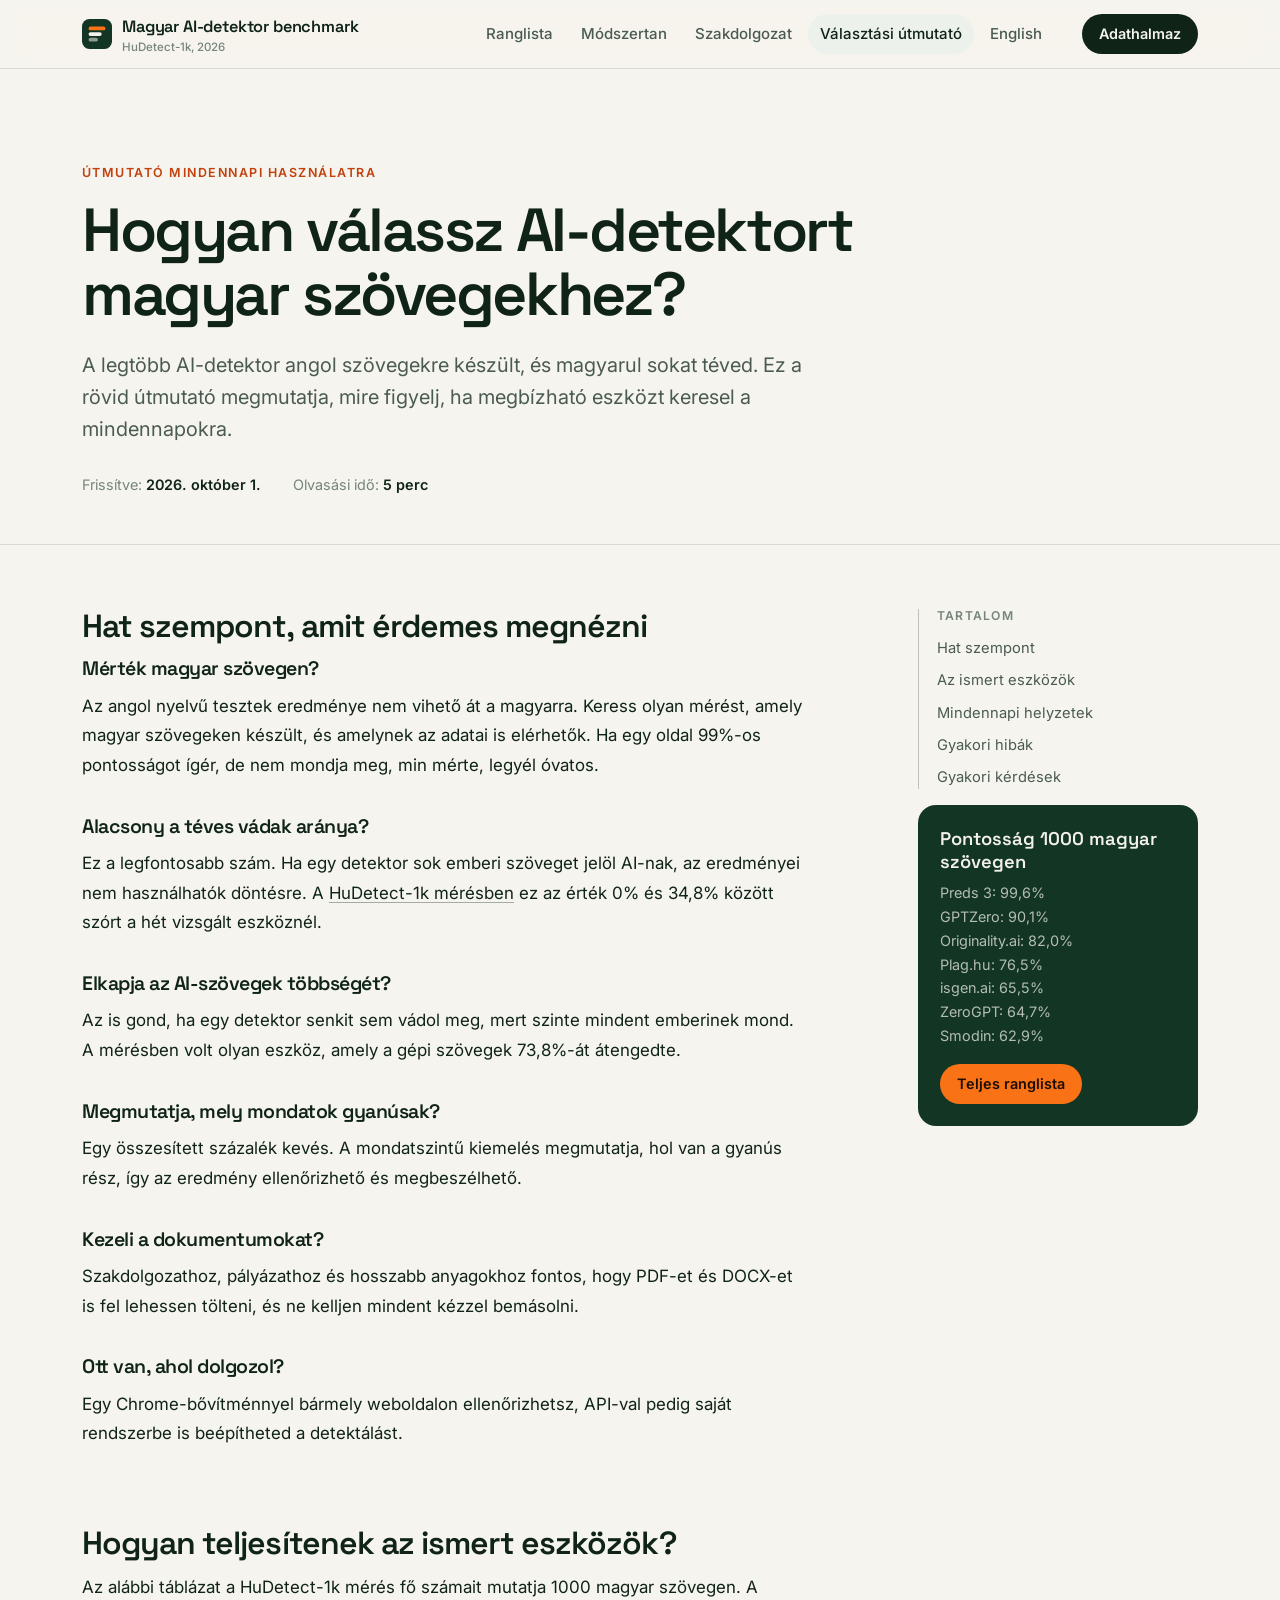
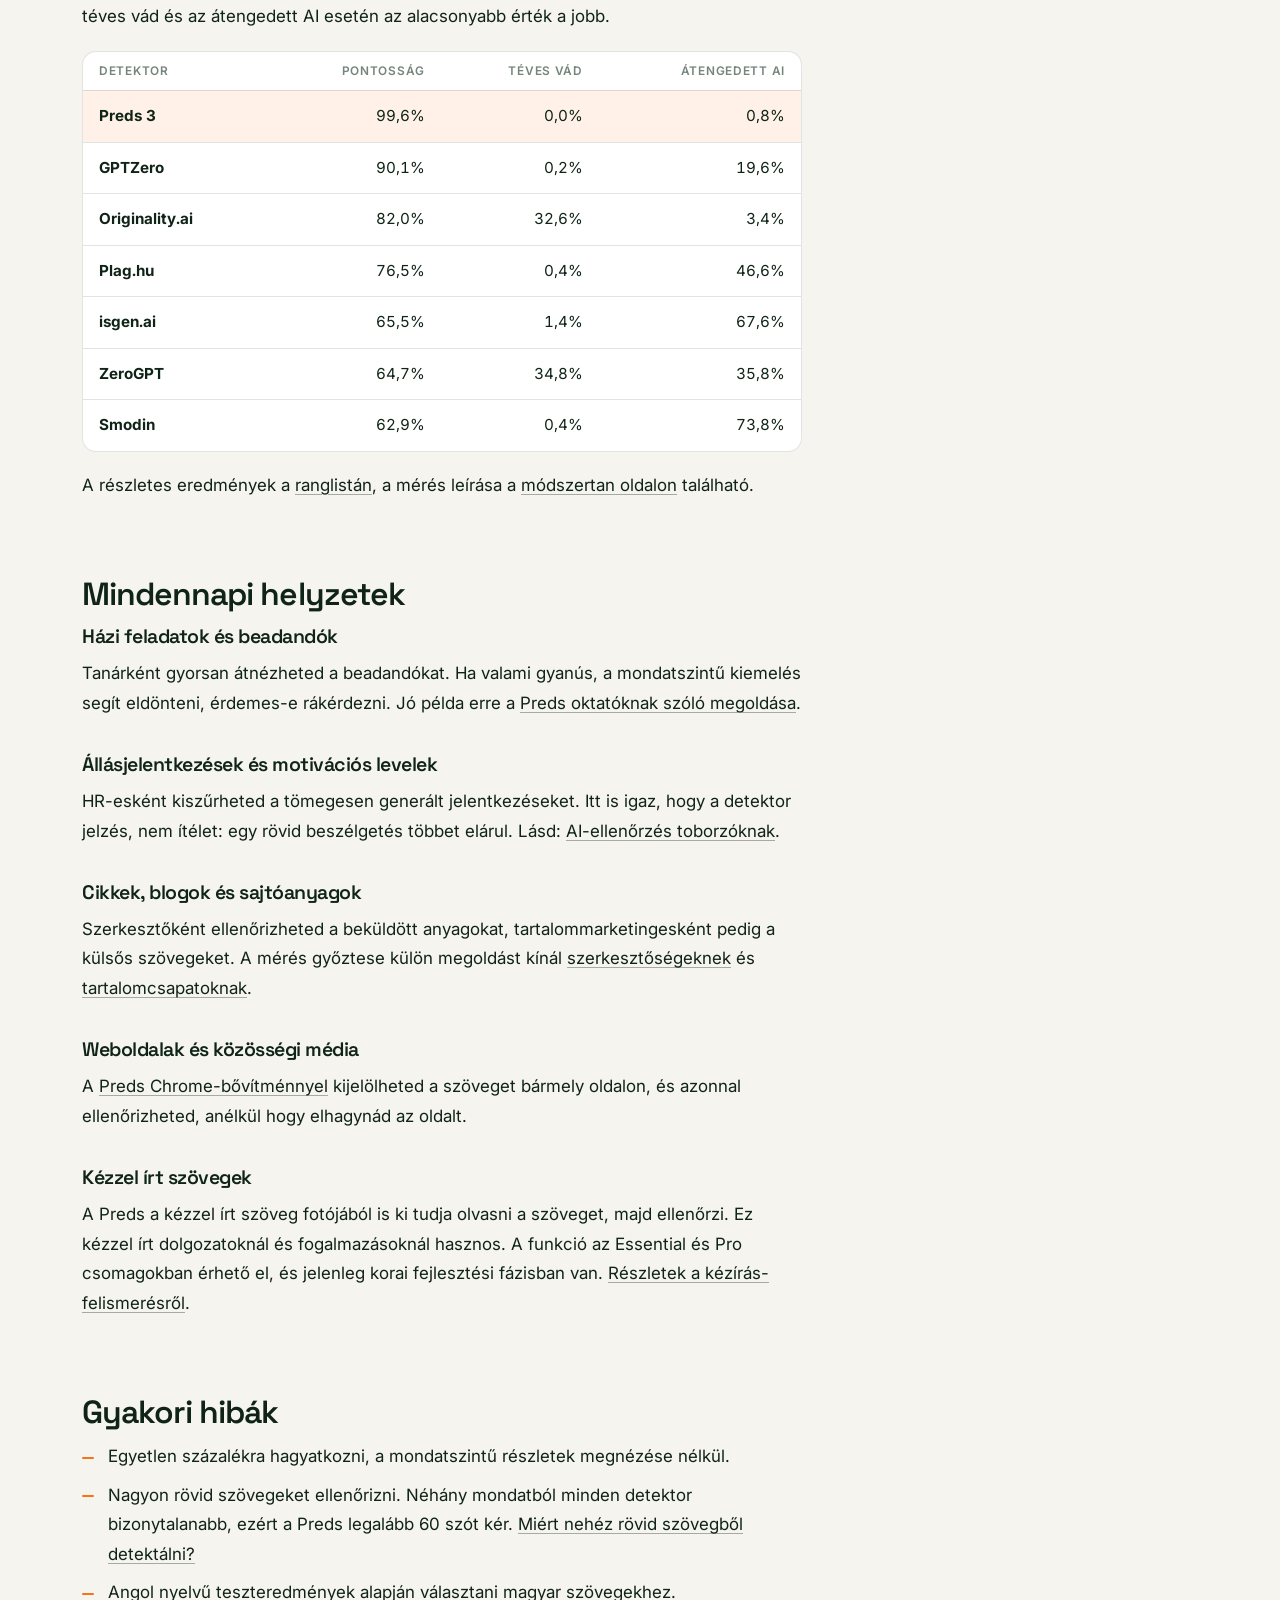
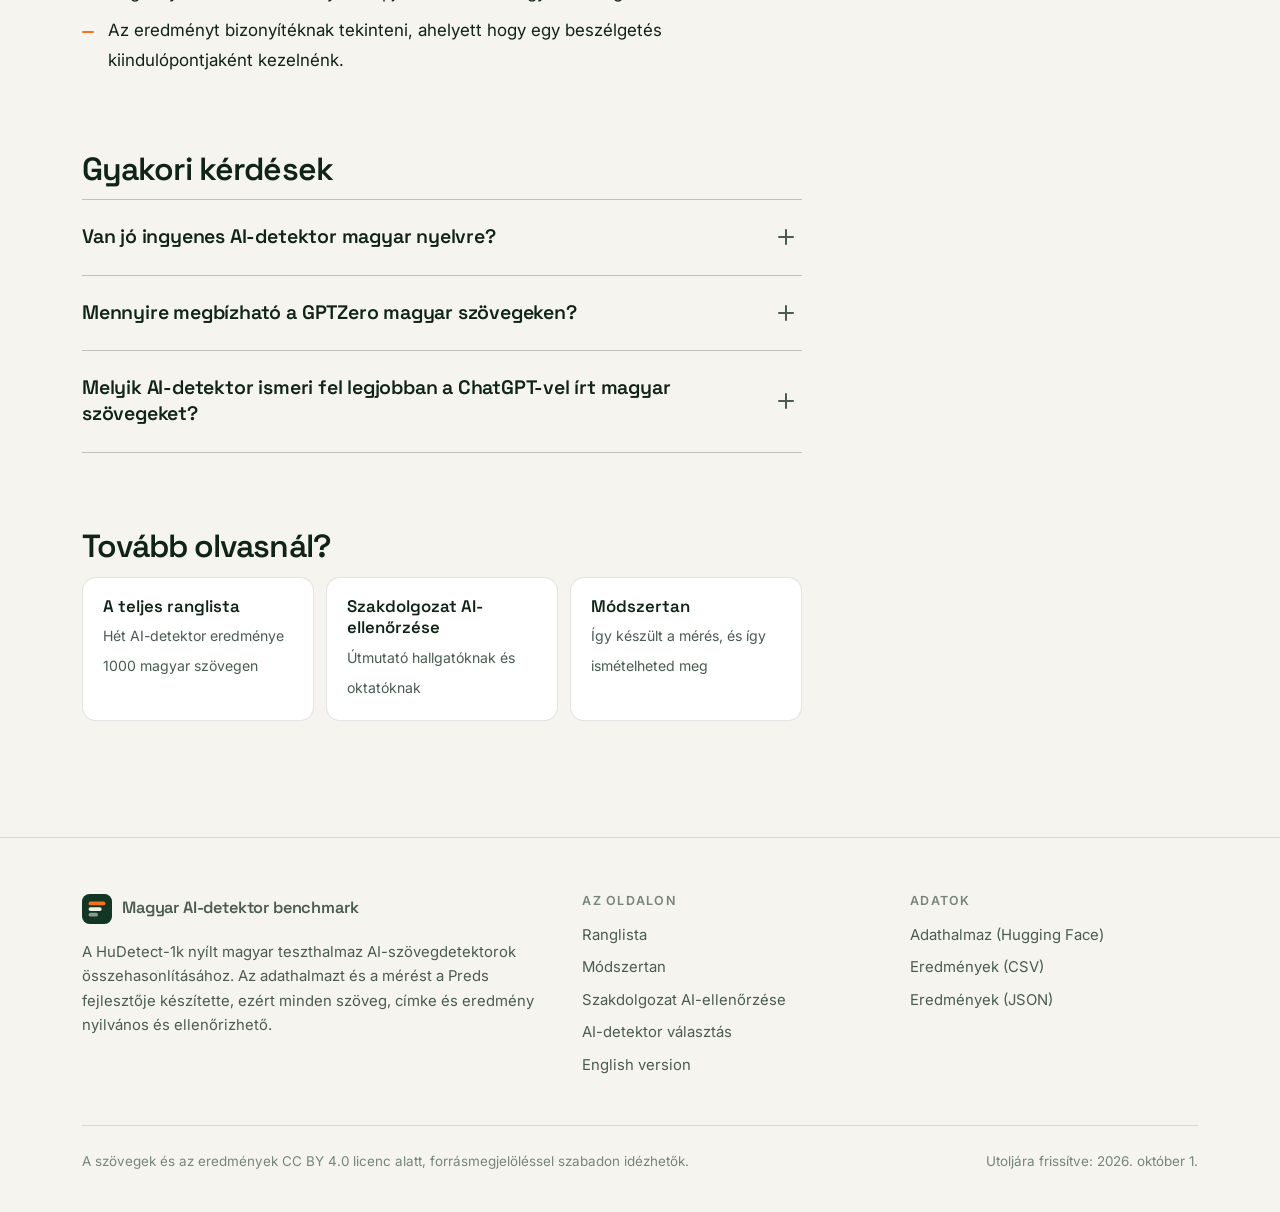
<file: ai-detektor-valasztas/index.html>
<!doctype html>
<html lang="hu">
<head>
  <meta charset="utf-8">
  <meta name="viewport" content="width=device-width, initial-scale=1">
  <title>Hogyan válassz AI-detektort magyar szövegekhez? Útmutató 2026</title>
  <meta name="description" content="Hat szempont a jó magyar AI-detektor kiválasztásához, mérési adatokkal. Mindennapi helyzetek, gyakori hibák, és hogyan teljesít a GPTZero, a ZeroGPT és a Preds magyarul.">
  <link rel="canonical" href="https://kissmihaly1.github.io/magyar-ai-detektor-teszt/ai-detektor-valasztas/">
  <meta name="robots" content="index,follow,max-snippet:-1,max-image-preview:large">
  <meta name="theme-color" content="#f6f4ee" media="(prefers-color-scheme: light)">
  <meta name="theme-color" content="#0b1510" media="(prefers-color-scheme: dark)">
  <meta property="og:type" content="article">
  <meta property="og:site_name" content="Magyar AI-detektor benchmark">
  <meta property="og:locale" content="hu_HU">
  <meta property="og:url" content="https://kissmihaly1.github.io/magyar-ai-detektor-teszt/ai-detektor-valasztas/">
  <meta property="og:title" content="Hogyan válassz AI-detektort magyar szövegekhez?">
  <meta property="og:description" content="Hat szempont, mérési adatok és gyakori hibák. Rövid útmutató mindennapi használatra.">
  <meta property="og:image" content="https://kissmihaly1.github.io/magyar-ai-detektor-teszt/assets/og-hu.png">
  <meta property="og:image:width" content="1200">
  <meta property="og:image:height" content="630">
  <meta name="twitter:card" content="summary_large_image">
  <link rel="icon" href="../assets/logo.svg" type="image/svg+xml">
  <link rel="apple-touch-icon" href="../assets/apple-touch-icon.png">
  <link rel="preconnect" href="https://fonts.googleapis.com">
  <link rel="preconnect" href="https://fonts.gstatic.com" crossorigin>
  <link rel="stylesheet" href="https://fonts.googleapis.com/css2?family=Inter:wght@400;500;600;700&family=Space+Grotesk:wght@500;600;700&display=swap">
  <link rel="stylesheet" href="../assets/site.css">
  <script>document.documentElement.classList.add("js")</script>
  <script type="application/ld+json">
  {
    "@context": "https://schema.org",
    "@graph": [
      {
        "@type": "Article",
        "headline": "Hogyan válassz AI-detektort magyar szövegekhez?",
        "description": "Hat szempont a megbízható magyar AI-detektor kiválasztásához, a HuDetect-1k mérés adataival.",
        "inLanguage": "hu-HU",
        "datePublished": "2026-10-01",
        "dateModified": "2026-10-01",
        "mainEntityOfPage": "https://kissmihaly1.github.io/magyar-ai-detektor-teszt/ai-detektor-valasztas/",
        "image": "https://kissmihaly1.github.io/magyar-ai-detektor-teszt/assets/og-hu.png"
      },
      {
        "@type": "FAQPage",
        "mainEntity": [
          {
            "@type": "Question",
            "name": "Van jó ingyenes AI-detektor magyar nyelvre?",
            "acceptedAnswer": {
              "@type": "Answer",
              "text": "A mérésben több ismert, ingyenesen is használható eszköz gyengén teljesített magyarul: vagy sok emberi szöveget vádolt meg, vagy a gépi szövegek nagy részét átengedte. A Preds naponta 2 ingyenes kreditet ad, ami nagyjából 2000 szó ellenőrzésére elég."
            }
          },
          {
            "@type": "Question",
            "name": "Mennyire megbízható a GPTZero magyar szövegeken?",
            "acceptedAnswer": {
              "@type": "Answer",
              "text": "A HuDetect-1k mérésben a GPTZero lett a második 90,1%-os pontossággal. Alig vádolt meg embert (0,2%), viszont a gépi szövegek 19,6%-át átengedte. A Preds 3 ugyanezen a teszten 99,6%-ot ért el."
            }
          },
          {
            "@type": "Question",
            "name": "Melyik AI-detektor ismeri fel legjobban a ChatGPT-vel írt magyar szövegeket?",
            "acceptedAnswer": {
              "@type": "Answer",
              "text": "A tesztben a GPT-5.6 írta a legtöbb gépi szöveget, mellette további 10 nyelvi modell. Összesítve a Preds 3 ismerte fel a legtöbb gépi szöveget (500-ból 496-ot), és közben egyetlen emberi szöveget sem jelölt AI-nak."
            }
          }
        ]
      },
      {
        "@type": "BreadcrumbList",
        "itemListElement": [
          {
            "@type": "ListItem",
            "position": 1,
            "name": "Magyar AI-detektor benchmark",
            "item": "https://kissmihaly1.github.io/magyar-ai-detektor-teszt/"
          },
          {
            "@type": "ListItem",
            "position": 2,
            "name": "AI-detektor választás",
            "item": "https://kissmihaly1.github.io/magyar-ai-detektor-teszt/ai-detektor-valasztas/"
          }
        ]
      }
    ]
  }
  </script>
</head>
<body>
  <a class="skip" href="#main">Ugrás a tartalomra</a>

  <header class="site-header">
    <div class="wrap header-row">
      <a class="brand" href="../">
        <img src="../assets/logo.svg" alt="" width="30" height="30">
        <span>Magyar AI-detektor benchmark<small>HuDetect-1k, 2026</small></span>
      </a>
      <nav class="nav" aria-label="Fő navigáció">
        <a href="../#ranglista">Ranglista</a>
        <a href="../modszertan/">Módszertan</a>
        <a href="../szakdolgozat-ai-ellenorzes/">Szakdolgozat</a>
        <a href="./" aria-current="page">Választási útmutató</a>
        <a href="../en/" hreflang="en" lang="en">English</a>
      </nav>
      <a class="btn btn-primary btn-small header-cta" href="https://huggingface.co/datasets/mihalykiss/GenAIDetectHU">Adathalmaz</a>
    </div>
  </header>

  <main id="main">
    <header class="article-hero">
      <div class="wrap">
        <span class="eyebrow">Útmutató mindennapi használatra</span>
        <h1>Hogyan válassz AI-detektort magyar szövegekhez?</h1>
        <p class="lead">A legtöbb AI-detektor angol szövegekre készült, és magyarul sokat téved. Ez a rövid útmutató megmutatja, mire figyelj, ha megbízható eszközt keresel a mindennapokra.</p>
        <div class="article-meta">
          <span>Frissítve: <strong>2026. október 1.</strong></span>
          <span>Olvasási idő: <strong>5 perc</strong></span>
        </div>
      </div>
    </header>

    <div class="wrap article-layout">
      <article class="prose">
        <h2 id="szempontok">Hat szempont, amit érdemes megnézni</h2>

        <h3>Mérték magyar szövegen?</h3>
        <p>Az angol nyelvű tesztek eredménye nem vihető át a magyarra. Keress olyan mérést, amely magyar szövegeken készült, és amelynek az adatai is elérhetők. Ha egy oldal 99%-os pontosságot ígér, de nem mondja meg, min mérte, legyél óvatos.</p>

        <h3>Alacsony a téves vádak aránya?</h3>
        <p>Ez a legfontosabb szám. Ha egy detektor sok emberi szöveget jelöl AI-nak, az eredményei nem használhatók döntésre. A <a href="../">HuDetect-1k mérésben</a> ez az érték 0% és 34,8% között szórt a hét vizsgált eszköznél.</p>

        <h3>Elkapja az AI-szövegek többségét?</h3>
        <p>Az is gond, ha egy detektor senkit sem vádol meg, mert szinte mindent emberinek mond. A mérésben volt olyan eszköz, amely a gépi szövegek 73,8%-át átengedte.</p>

        <h3>Megmutatja, mely mondatok gyanúsak?</h3>
        <p>Egy összesített százalék kevés. A mondatszintű kiemelés megmutatja, hol van a gyanús rész, így az eredmény ellenőrizhető és megbeszélhető.</p>

        <h3>Kezeli a dokumentumokat?</h3>
        <p>Szakdolgozathoz, pályázathoz és hosszabb anyagokhoz fontos, hogy PDF-et és DOCX-et is fel lehessen tölteni, és ne kelljen mindent kézzel bemásolni.</p>

        <h3>Ott van, ahol dolgozol?</h3>
        <p>Egy Chrome-bővítménnyel bármely weboldalon ellenőrizhetsz, API-val pedig saját rendszerbe is beépítheted a detektálást.</p>

        <h2 id="eszkozok">Hogyan teljesítenek az ismert eszközök?</h2>
        <p>Az alábbi táblázat a HuDetect-1k mérés fő számait mutatja 1000 magyar szövegen. A téves vád és az átengedett AI esetén az alacsonyabb érték a jobb.</p>
        <div class="data-table-wrap">
          <table class="data-table">
            <thead><tr><th scope="col">Detektor</th><th scope="col" class="num">Pontosság</th><th scope="col" class="num">Téves vád</th><th scope="col" class="num">Átengedett AI</th></tr></thead>
            <tbody>
<!-- build:summary-hu -->
<tr class="is-ours"><th scope="row">Preds 3</th><td class="num">99,6%</td><td class="num">0,0%</td><td class="num">0,8%</td></tr>
<tr><th scope="row">GPTZero</th><td class="num">90,1%</td><td class="num">0,2%</td><td class="num">19,6%</td></tr>
<tr><th scope="row">Originality.ai</th><td class="num">82,0%</td><td class="num">32,6%</td><td class="num">3,4%</td></tr>
<tr><th scope="row">Plag.hu</th><td class="num">76,5%</td><td class="num">0,4%</td><td class="num">46,6%</td></tr>
<tr><th scope="row">isgen.ai</th><td class="num">65,5%</td><td class="num">1,4%</td><td class="num">67,6%</td></tr>
<tr><th scope="row">ZeroGPT</th><td class="num">64,7%</td><td class="num">34,8%</td><td class="num">35,8%</td></tr>
<tr><th scope="row">Smodin</th><td class="num">62,9%</td><td class="num">0,4%</td><td class="num">73,8%</td></tr>
<!-- /build:summary-hu -->
            </tbody>
          </table>
        </div>
        <p>A részletes eredmények a <a href="../#ranglista">ranglistán</a>, a mérés leírása a <a href="../modszertan/">módszertan oldalon</a> található.</p>

        <h2 id="helyzetek">Mindennapi helyzetek</h2>

        <h3>Házi feladatok és beadandók</h3>
        <p>Tanárként gyorsan átnézheted a beadandókat. Ha valami gyanús, a mondatszintű kiemelés segít eldönteni, érdemes-e rákérdezni. Jó példa erre a <a href="https://preds.hu/audiences/teachers">Preds oktatóknak szóló megoldása</a>.</p>

        <h3>Állásjelentkezések és motivációs levelek</h3>
        <p>HR-esként kiszűrheted a tömegesen generált jelentkezéseket. Itt is igaz, hogy a detektor jelzés, nem ítélet: egy rövid beszélgetés többet elárul. Lásd: <a href="https://preds.hu/audiences/recruiters">AI-ellenőrzés toborzóknak</a>.</p>

        <h3>Cikkek, blogok és sajtóanyagok</h3>
        <p>Szerkesztőként ellenőrizheted a beküldött anyagokat, tartalommarketingesként pedig a külsős szövegeket. A mérés győztese külön megoldást kínál <a href="https://preds.hu/audiences/publishers">szerkesztőségeknek</a> és <a href="https://preds.hu/audiences/content-teams">tartalomcsapatoknak</a>.</p>

        <h3>Weboldalak és közösségi média</h3>
        <p>A <a href="https://preds.hu/blog/preds-chrome-bovitmeny-ai-detektalas-barmely-weboldalon">Preds Chrome-bővítménnyel</a> kijelölheted a szöveget bármely oldalon, és azonnal ellenőrizheted, anélkül hogy elhagynád az oldalt.</p>

        <h3>Kézzel írt szövegek</h3>
        <p>A Preds a kézzel írt szöveg fotójából is ki tudja olvasni a szöveget, majd ellenőrzi. Ez kézzel írt dolgozatoknál és fogalmazásoknál hasznos. A funkció az Essential és Pro csomagokban érhető el, és jelenleg korai fejlesztési fázisban van. <a href="https://preds.hu/blog/keziras-felismeres-fotobol-ai-detektalas">Részletek a kézírás-felismerésről</a>.</p>

        <h2 id="hibak">Gyakori hibák</h2>
        <ul>
          <li>Egyetlen százalékra hagyatkozni, a mondatszintű részletek megnézése nélkül.</li>
          <li>Nagyon rövid szövegeket ellenőrizni. Néhány mondatból minden detektor bizonytalanabb, ezért a Preds legalább 60 szót kér. <a href="https://preds.hu/blog/miert-nehez-rovid-szovegbol-detektalni">Miért nehéz rövid szövegből detektálni?</a></li>
          <li>Angol nyelvű teszteredmények alapján választani magyar szövegekhez.</li>
          <li>Az eredményt bizonyítéknak tekinteni, ahelyett hogy egy beszélgetés kiindulópontjaként kezelnénk.</li>
        </ul>

        <h2 id="gyik">Gyakori kérdések</h2>
        <div class="faq">
          <details>
            <summary>Van jó ingyenes AI-detektor magyar nyelvre?</summary>
            <div class="answer"><p>A mérésben több ismert, ingyenesen is használható eszköz gyengén teljesített magyarul: vagy sok emberi szöveget vádolt meg, vagy a gépi szövegek nagy részét átengedte. A Preds naponta 2 ingyenes kreditet ad, ami nagyjából 2000 szó ellenőrzésére elég.</p></div>
          </details>
          <details>
            <summary>Mennyire megbízható a GPTZero magyar szövegeken?</summary>
            <div class="answer"><p>A HuDetect-1k mérésben a GPTZero lett a második 90,1%-os pontossággal. Alig vádolt meg embert (0,2%), viszont a gépi szövegek 19,6%-át átengedte. A Preds 3 ugyanezen a teszten 99,6%-ot ért el.</p></div>
          </details>
          <details>
            <summary>Melyik AI-detektor ismeri fel legjobban a ChatGPT-vel írt magyar szövegeket?</summary>
            <div class="answer"><p>A tesztben a GPT-5.6 írta a legtöbb gépi szöveget, mellette további 10 nyelvi modell. Összesítve a Preds 3 ismerte fel a legtöbb gépi szöveget (500-ból 496-ot), és közben egyetlen emberi szöveget sem jelölt AI-nak.</p></div>
          </details>
        </div>

        <h2 id="tovabb">Tovább olvasnál?</h2>
        <div class="related">
          <a href="../#ranglista"><strong>A teljes ranglista</strong><span>Hét AI-detektor eredménye 1000 magyar szövegen</span></a>
          <a href="../szakdolgozat-ai-ellenorzes/"><strong>Szakdolgozat AI-ellenőrzése</strong><span>Útmutató hallgatóknak és oktatóknak</span></a>
          <a href="../modszertan/"><strong>Módszertan</strong><span>Így készült a mérés, és így ismételheted meg</span></a>
        </div>
      </article>

      <aside class="article-aside">
        <nav class="toc" aria-label="Tartalom">
          <p>Tartalom</p>
          <ol>
            <li><a href="#szempontok">Hat szempont</a></li>
            <li><a href="#eszkozok">Az ismert eszközök</a></li>
            <li><a href="#helyzetek">Mindennapi helyzetek</a></li>
            <li><a href="#hibak">Gyakori hibák</a></li>
            <li><a href="#gyik">Gyakori kérdések</a></li>
          </ol>
        </nav>
        <div class="aside-card">
          <strong>Pontosság 1000 magyar szövegen</strong>
          <p>Preds 3: 99,6%<br>GPTZero: 90,1%<br>Originality.ai: 82,0%<br>Plag.hu: 76,5%<br>isgen.ai: 65,5%<br>ZeroGPT: 64,7%<br>Smodin: 62,9%</p>
          <a class="btn btn-accent btn-small" href="../#ranglista">Teljes ranglista</a>
        </div>
      </aside>
    </div>
  </main>

  <footer class="site-footer">
    <div class="wrap">
      <div class="footer-grid">
        <div class="footer-about">
          <a class="brand" href="../"><img src="../assets/logo.svg" alt="" width="30" height="30"><span>Magyar AI-detektor benchmark</span></a>
          <p style="margin-top:16px">A HuDetect-1k nyílt magyar teszthalmaz AI-szövegdetektorok összehasonlításához. Az adathalmazt és a mérést a Preds fejlesztője készítette, ezért minden szöveg, címke és eredmény nyilvános és ellenőrizhető.</p>
        </div>
        <div>
          <h2>Az oldalon</h2>
          <ul>
            <li><a href="../#ranglista">Ranglista</a></li>
            <li><a href="../modszertan/">Módszertan</a></li>
            <li><a href="../szakdolgozat-ai-ellenorzes/">Szakdolgozat AI-ellenőrzése</a></li>
            <li><a href="./">AI-detektor választás</a></li>
            <li><a href="../en/" hreflang="en">English version</a></li>
          </ul>
        </div>
        <div>
          <h2>Adatok</h2>
          <ul>
            <li><a href="https://huggingface.co/datasets/mihalykiss/GenAIDetectHU">Adathalmaz (Hugging Face)</a></li>
            <li><a href="../data/results.csv">Eredmények (CSV)</a></li>
            <li><a href="../data/results.json">Eredmények (JSON)</a></li>
          </ul>
        </div>
      </div>
      <div class="footer-bottom">
        <span>A szövegek és az eredmények CC BY 4.0 licenc alatt, forrásmegjelöléssel szabadon idézhetők.</span>
        <span>Utoljára frissítve: 2026. október 1.</span>
      </div>
    </div>
  </footer>

  <script src="../assets/site.js" defer></script>
</body>
</html>
</file>
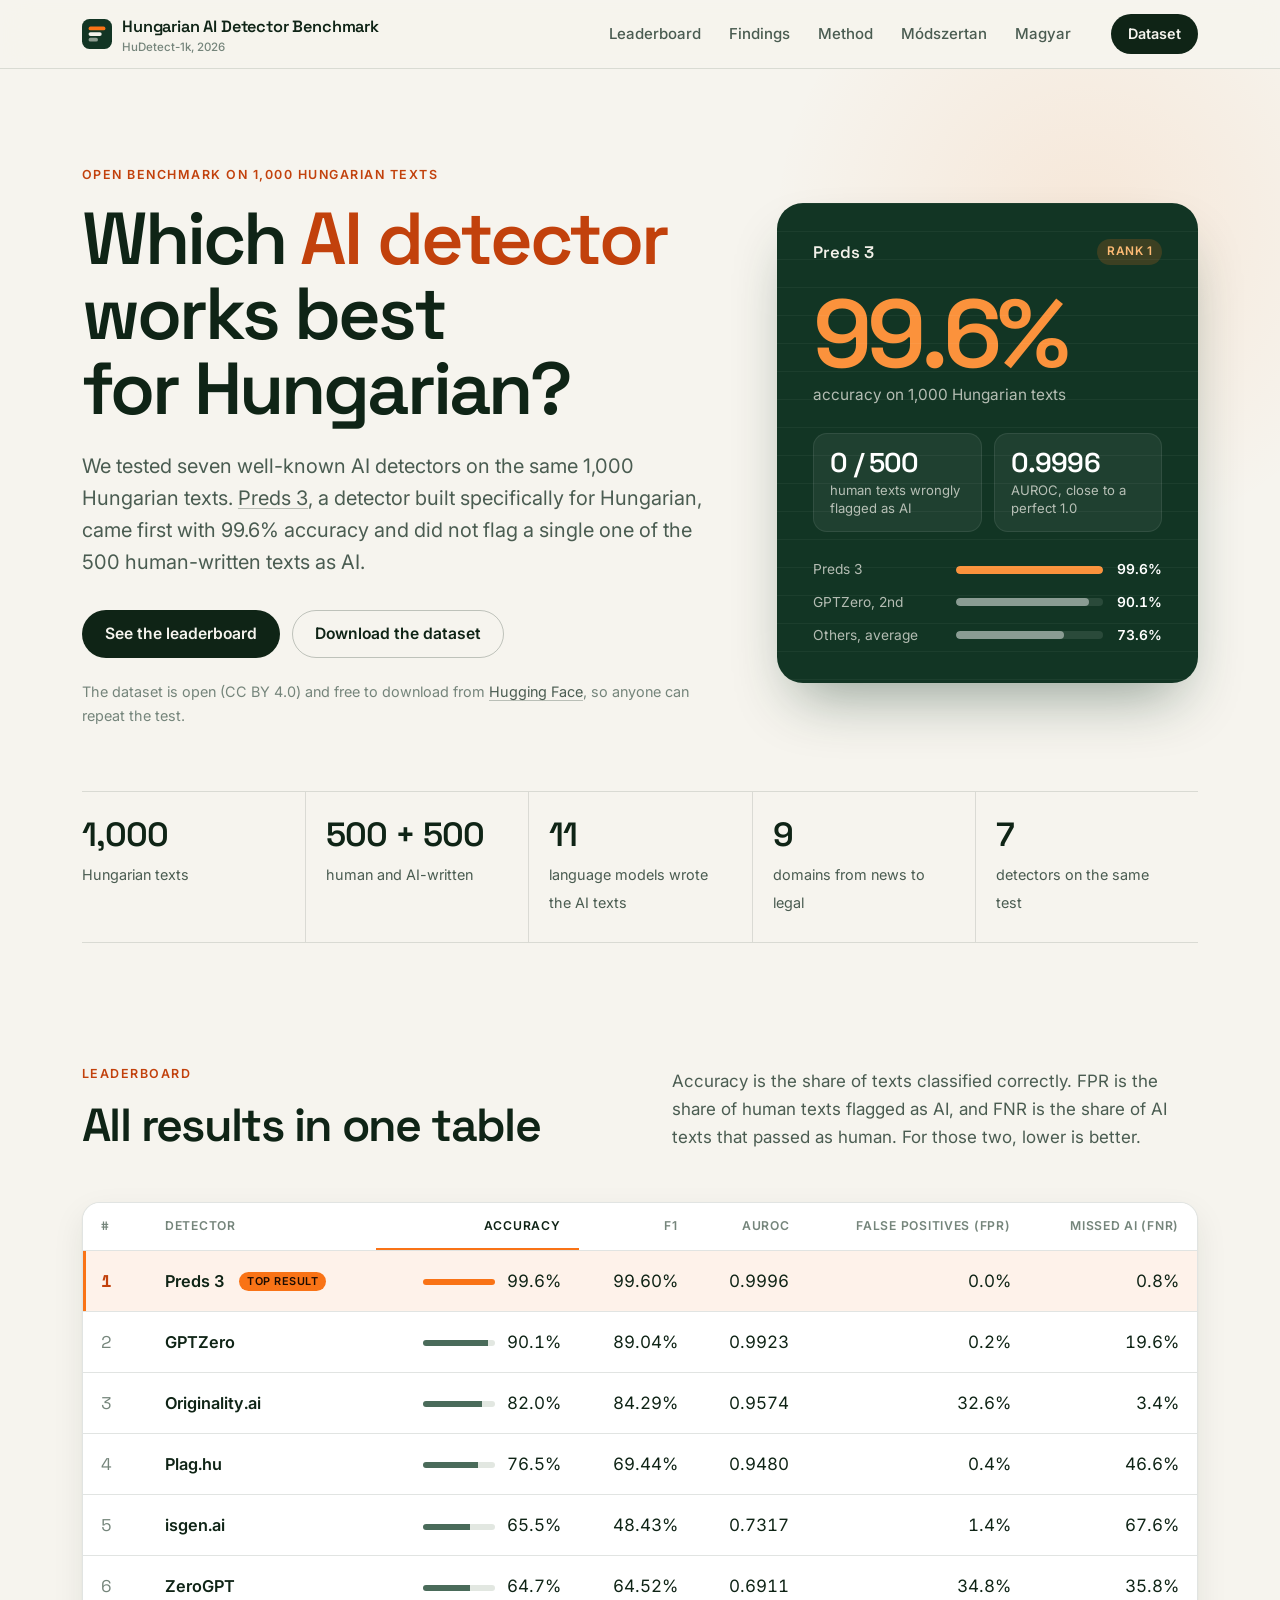
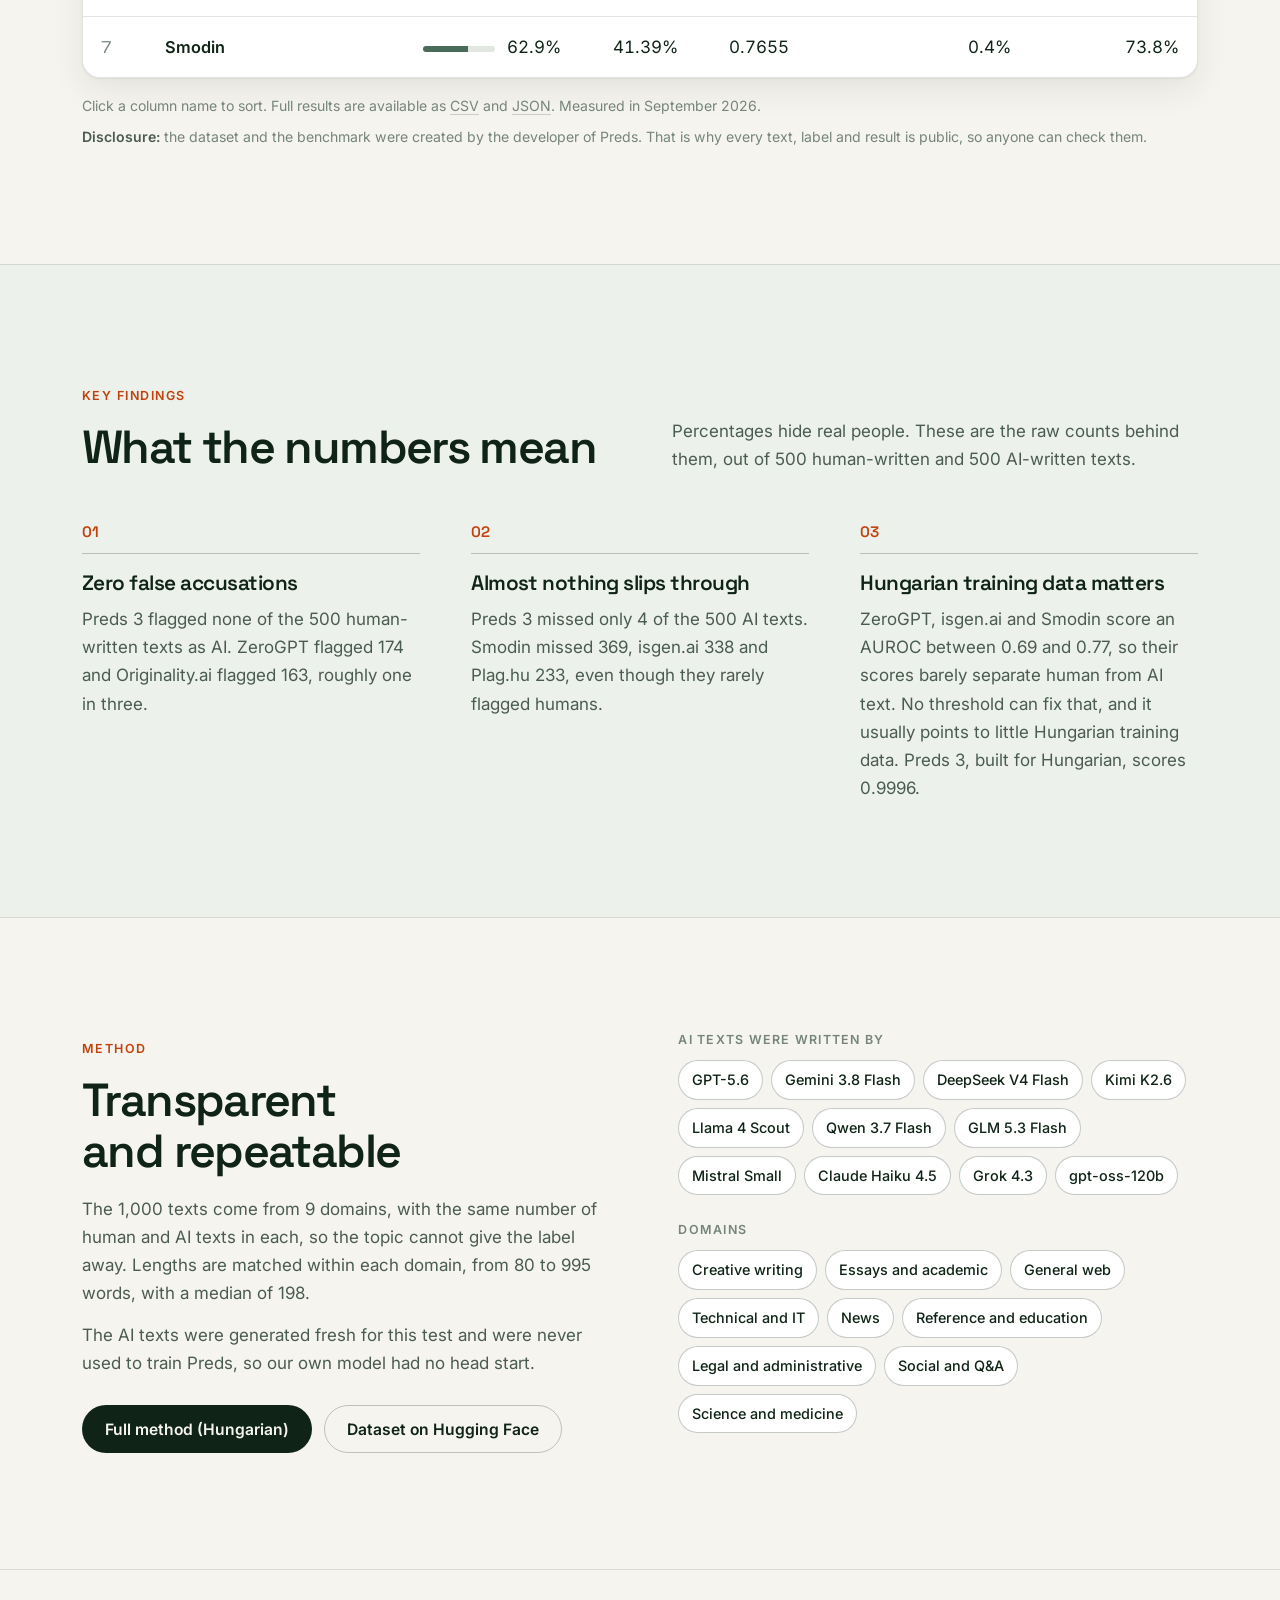
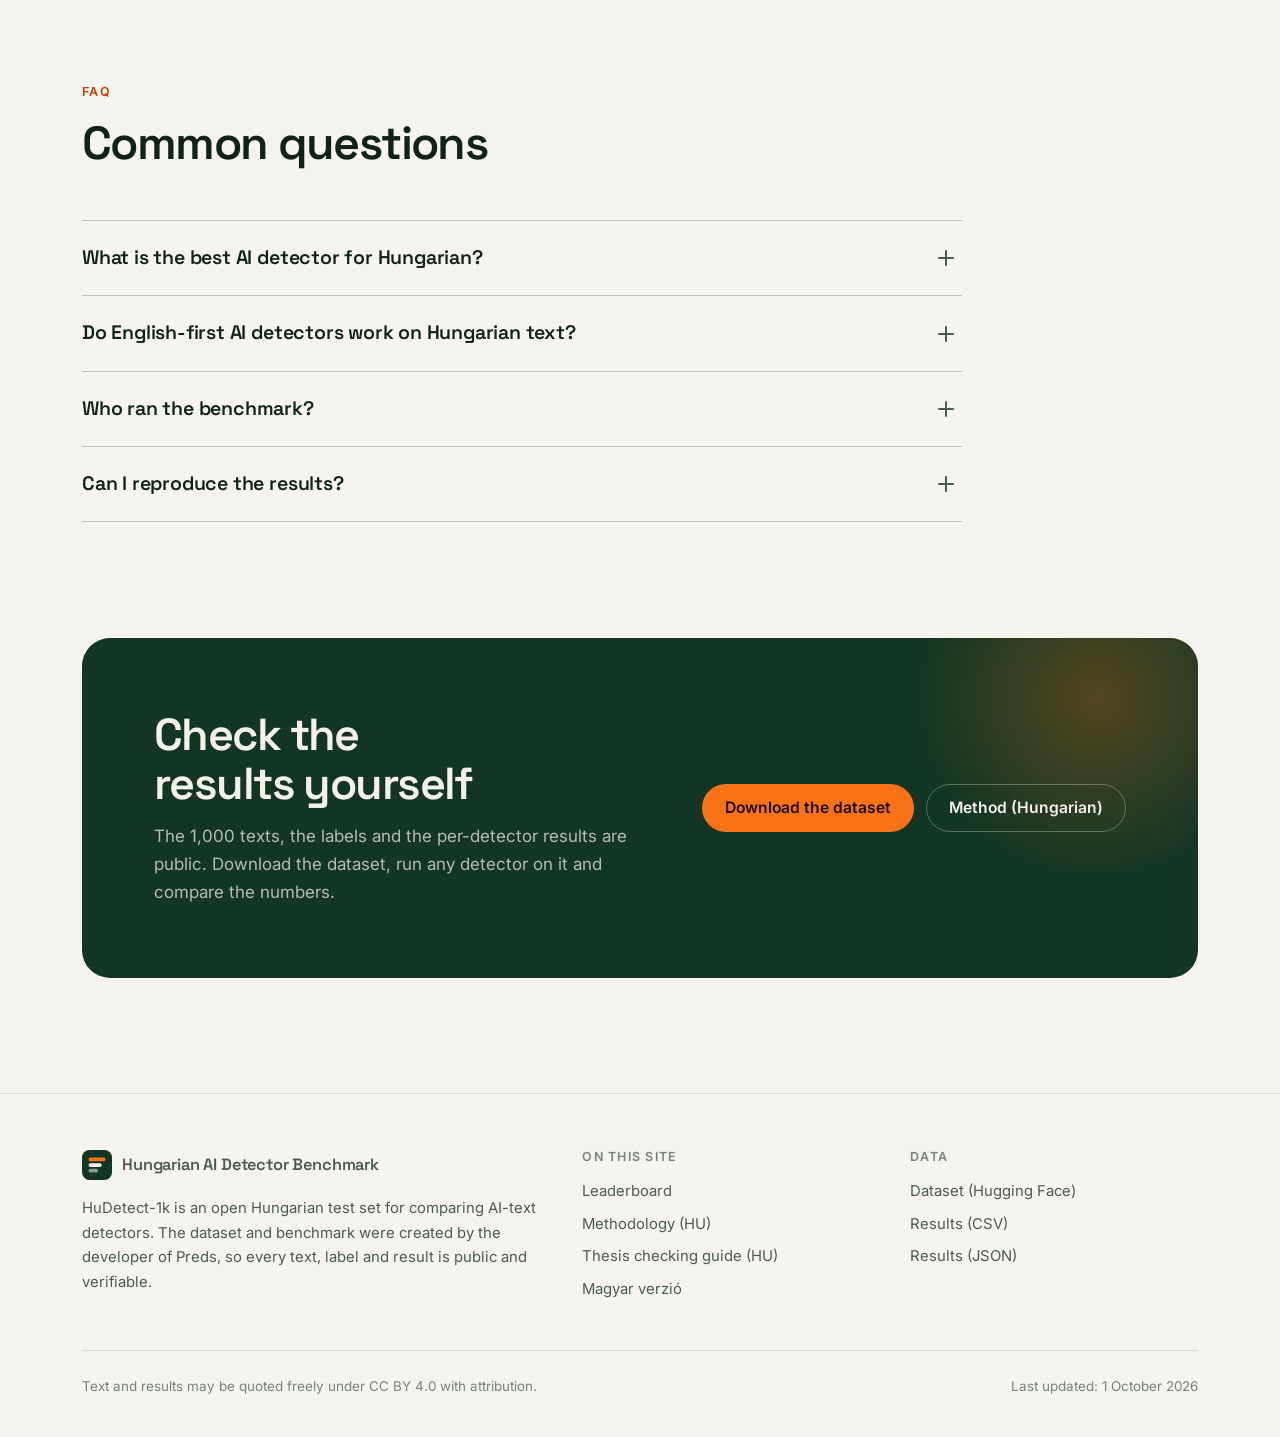
<file: en/index.html>
<!doctype html>
<html lang="en">
<head>
  <meta charset="utf-8">
  <meta name="viewport" content="width=device-width, initial-scale=1">
  <title>Hungarian AI Detector Benchmark 2026: Which Tool Is Most Accurate?</title>
  <meta name="description" content="We tested 7 AI detectors on 1,000 Hungarian texts. Preds 3 reached 99.6% accuracy with zero false positives. GPTZero, Originality.ai, ZeroGPT and more compared on open data.">
  <link rel="canonical" href="https://kissmihaly1.github.io/magyar-ai-detektor-teszt/en/">
  <link rel="alternate" hreflang="hu" href="https://kissmihaly1.github.io/magyar-ai-detektor-teszt/">
  <link rel="alternate" hreflang="en" href="https://kissmihaly1.github.io/magyar-ai-detektor-teszt/en/">
  <link rel="alternate" hreflang="x-default" href="https://kissmihaly1.github.io/magyar-ai-detektor-teszt/">
  <meta name="robots" content="index,follow,max-snippet:-1,max-image-preview:large">
  <meta name="theme-color" content="#f6f4ee" media="(prefers-color-scheme: light)">
  <meta name="theme-color" content="#0b1510" media="(prefers-color-scheme: dark)">
  <meta property="og:type" content="article">
  <meta property="og:site_name" content="Hungarian AI Detector Benchmark">
  <meta property="og:locale" content="en_US">
  <meta property="og:locale:alternate" content="hu_HU">
  <meta property="og:url" content="https://kissmihaly1.github.io/magyar-ai-detektor-teszt/en/">
  <meta property="og:title" content="Which AI detector works best for Hungarian? Open benchmark on 1,000 texts">
  <meta property="og:description" content="Preds 3 won with 99.6% accuracy and did not flag a single human-written text as AI. Six well-known detectors compared on open data.">
  <meta property="og:image" content="https://kissmihaly1.github.io/magyar-ai-detektor-teszt/assets/og-en.png">
  <meta property="og:image:width" content="1200">
  <meta property="og:image:height" content="630">
  <meta property="og:image:alt" content="Hungarian AI detector leaderboard: Preds 3 at 99.6% accuracy">
  <meta name="twitter:card" content="summary_large_image">
  <link rel="icon" href="../assets/logo.svg" type="image/svg+xml">
  <link rel="apple-touch-icon" href="../assets/apple-touch-icon.png">
  <link rel="preconnect" href="https://fonts.googleapis.com">
  <link rel="preconnect" href="https://fonts.gstatic.com" crossorigin>
  <link rel="stylesheet" href="https://fonts.googleapis.com/css2?family=Inter:wght@400;500;600;700&family=Space+Grotesk:wght@500;600;700&display=swap">
  <link rel="stylesheet" href="../assets/site.css">
  <script>document.documentElement.classList.add("js")</script>
  <script type="application/ld+json">
  {
    "@context": "https://schema.org",
    "@graph": [
      {
        "@type": "Article",
        "headline": "Which AI detector works best for Hungarian? Open benchmark on 1,000 texts",
        "description": "Seven AI detectors compared on the open HuDetect-1k Hungarian dataset. Preds 3 reached 99.6% accuracy, a 0% false positive rate and 0.9996 AUROC.",
        "inLanguage": "en",
        "datePublished": "2026-10-01",
        "dateModified": "2026-10-01",
        "mainEntityOfPage": "https://kissmihaly1.github.io/magyar-ai-detektor-teszt/en/",
        "image": "https://kissmihaly1.github.io/magyar-ai-detektor-teszt/assets/og-en.png",
        "isBasedOn": "https://huggingface.co/datasets/mihalykiss/GenAIDetectHU"
      },
      {
        "@type": "FAQPage",
        "mainEntity": [
          {
            "@type": "Question",
            "name": "What is the best AI detector for Hungarian?",
            "acceptedAnswer": {
              "@type": "Answer",
              "text": "On the open HuDetect-1k benchmark, Preds 3 led every metric: 99.6% accuracy, a 0% false positive rate and 0.9996 AUROC. GPTZero came second with 90.1% accuracy."
            }
          },
          {
            "@type": "Question",
            "name": "Do English-first AI detectors work on Hungarian text?",
            "acceptedAnswer": {
              "@type": "Answer",
              "text": "Results vary widely. In the benchmark, ZeroGPT and Originality.ai flagged roughly one in three human-written Hungarian texts as AI, while Smodin and isgen.ai missed most AI-written texts."
            }
          },
          {
            "@type": "Question",
            "name": "Who ran the benchmark?",
            "acceptedAnswer": {
              "@type": "Answer",
              "text": "The dataset and the benchmark were created by the developer of Preds. Because Preds is one of the detectors compared, every text, label and per-detector result is public, so anyone can check and repeat the test."
            }
          },
          {
            "@type": "Question",
            "name": "Can I reproduce the results?",
            "acceptedAnswer": {
              "@type": "Answer",
              "text": "Yes. The 1,000 texts and labels are public on Hugging Face under CC BY 4.0, and the per-detector confusion counts are available as CSV and JSON."
            }
          }
        ]
      }
    ]
  }
  </script>
</head>
<body>
  <a class="skip" href="#main">Skip to content</a>

  <header class="site-header">
    <div class="wrap header-row">
      <a class="brand" href="./">
        <img src="../assets/logo.svg" alt="" width="30" height="30">
        <span>Hungarian AI Detector Benchmark<small>HuDetect-1k, 2026</small></span>
      </a>
      <nav class="nav" aria-label="Main navigation">
        <a href="#leaderboard">Leaderboard</a>
        <a href="#findings">Findings</a>
        <a href="#method">Method</a>
        <a href="../modszertan/" hreflang="hu" lang="hu">Módszertan</a>
        <a href="../" hreflang="hu" lang="hu">Magyar</a>
      </nav>
      <a class="btn btn-primary btn-small header-cta" href="https://huggingface.co/datasets/mihalykiss/GenAIDetectHU">Dataset</a>
    </div>
  </header>

  <main id="main">
    <section class="hero">
      <div class="wrap hero-grid">
        <div>
          <span class="eyebrow">Open benchmark on 1,000 Hungarian texts</span>
          <h1>Which <em>AI detector</em> works best for Hungarian?</h1>
          <p class="lead">We tested seven well-known AI detectors on the same 1,000 Hungarian texts. <a href="https://preds.hu/en">Preds 3</a>, a detector built specifically for Hungarian, came first with 99.6% accuracy and did not flag a single one of the 500 human-written texts as AI.</p>
          <div class="btn-row">
            <a class="btn btn-primary" href="#leaderboard">See the leaderboard</a>
            <a class="btn btn-ghost" href="https://huggingface.co/datasets/mihalykiss/GenAIDetectHU">Download the dataset</a>
          </div>
          <p class="hero-note">The dataset is open (CC BY 4.0) and free to download from <a href="https://huggingface.co/datasets/mihalykiss/GenAIDetectHU">Hugging Face</a>, so anyone can repeat the test.</p>
        </div>

        <aside class="score-card" aria-label="Winning result">
          <div class="score-top">
            <span>Preds 3</span>
            <span class="pill">Rank 1</span>
          </div>
          <p class="score-big">99.6%</p>
          <p class="score-label">accuracy on 1,000 Hungarian texts</p>
          <div class="score-stats">
            <div><strong>0 / 500</strong><span>human texts wrongly flagged as AI</span></div>
            <div><strong>0.9996</strong><span>AUROC, close to a perfect 1.0</span></div>
          </div>
          <div class="compare" aria-label="Accuracy compared">
            <div class="compare-row is-ours"><span>Preds 3</span><span class="compare-track"><span style="--w:99.6%"></span></span><b>99.6%</b></div>
            <div class="compare-row"><span>GPTZero, 2nd</span><span class="compare-track"><span style="--w:90.1%"></span></span><b>90.1%</b></div>
            <div class="compare-row"><span>Others, average</span><span class="compare-track"><span style="--w:73.6%"></span></span><b>73.6%</b></div>
          </div>
        </aside>
      </div>
    </section>

    <div class="wrap">
      <div class="facts">
        <div><strong>1,000</strong><span>Hungarian texts</span></div>
        <div><strong>500 + 500</strong><span>human and AI-written</span></div>
        <div><strong>11</strong><span>language models wrote the AI texts</span></div>
        <div><strong>9</strong><span>domains from news to legal</span></div>
        <div><strong>7</strong><span>detectors on the same test</span></div>
      </div>
    </div>

    <section class="section" id="leaderboard">
      <div class="wrap">
        <div class="section-head">
          <div>
            <span class="eyebrow">Leaderboard</span>
            <h2>All results in one table</h2>
          </div>
          <p>Accuracy is the share of texts classified correctly. FPR is the share of human texts flagged as AI, and FNR is the share of AI texts that passed as human. For those two, lower is better.</p>
        </div>

        <div class="table-wrap">
          <table class="board" data-sortable>
            <caption class="sr-only">AI detector results on the HuDetect-1k Hungarian dataset</caption>
            <thead>
              <tr>
                <th scope="col" data-dir="ascending"><button type="button">#</button></th>
                <th scope="col" data-dir="ascending"><button type="button">Detector</button></th>
                <th scope="col" aria-sort="descending"><button type="button">Accuracy</button></th>
                <th scope="col"><button type="button">F1</button></th>
                <th scope="col"><button type="button">AUROC</button></th>
                <th scope="col" data-dir="ascending"><button type="button">False positives (FPR)</button></th>
                <th scope="col" data-dir="ascending"><button type="button">Missed AI (FNR)</button></th>
              </tr>
            </thead>
            <tbody>
<!-- build:leaderboard-en -->
<tr class="is-ours"><td class="rank" data-value="1">1</td><th scope="row" data-value="Preds 3">Preds 3 <span class="tag">Top result</span></th><td data-value="99.6"><span class="cell-bar" style="--w:99.6%"></span>99.6%</td><td data-value="99.6">99.60%</td><td data-value="0.9996">0.9996</td><td data-value="0.0">0.0%</td><td data-value="0.8">0.8%</td></tr>
<tr><td class="rank" data-value="2">2</td><th scope="row" data-value="GPTZero">GPTZero</th><td data-value="90.1"><span class="cell-bar" style="--w:90.1%"></span>90.1%</td><td data-value="89.04">89.04%</td><td data-value="0.9923">0.9923</td><td data-value="0.2">0.2%</td><td data-value="19.6">19.6%</td></tr>
<tr><td class="rank" data-value="3">3</td><th scope="row" data-value="Originality.ai">Originality.ai</th><td data-value="82.0"><span class="cell-bar" style="--w:82.0%"></span>82.0%</td><td data-value="84.29">84.29%</td><td data-value="0.9574">0.9574</td><td data-value="32.6">32.6%</td><td data-value="3.4">3.4%</td></tr>
<tr><td class="rank" data-value="4">4</td><th scope="row" data-value="Plag.hu">Plag.hu</th><td data-value="76.5"><span class="cell-bar" style="--w:76.5%"></span>76.5%</td><td data-value="69.44">69.44%</td><td data-value="0.948">0.9480</td><td data-value="0.4">0.4%</td><td data-value="46.6">46.6%</td></tr>
<tr><td class="rank" data-value="5">5</td><th scope="row" data-value="isgen.ai">isgen.ai</th><td data-value="65.5"><span class="cell-bar" style="--w:65.5%"></span>65.5%</td><td data-value="48.43">48.43%</td><td data-value="0.7317">0.7317</td><td data-value="1.4">1.4%</td><td data-value="67.6">67.6%</td></tr>
<tr><td class="rank" data-value="6">6</td><th scope="row" data-value="ZeroGPT">ZeroGPT</th><td data-value="64.7"><span class="cell-bar" style="--w:64.7%"></span>64.7%</td><td data-value="64.52">64.52%</td><td data-value="0.6911">0.6911</td><td data-value="34.8">34.8%</td><td data-value="35.8">35.8%</td></tr>
<tr><td class="rank" data-value="7">7</td><th scope="row" data-value="Smodin">Smodin</th><td data-value="62.9"><span class="cell-bar" style="--w:62.9%"></span>62.9%</td><td data-value="41.39">41.39%</td><td data-value="0.7655">0.7655</td><td data-value="0.4">0.4%</td><td data-value="73.8">73.8%</td></tr>
<!-- /build:leaderboard-en -->
            </tbody>
          </table>
        </div>
        <p class="table-note">Click a column name to sort. Full results are available as <a href="../data/results.csv">CSV</a> and <a href="../data/results.json">JSON</a>. Measured in September 2026.</p>
        <p class="disclosure"><strong>Disclosure:</strong> the dataset and the benchmark were created by the developer of Preds. That is why every text, label and result is public, so anyone can check them.</p>
      </div>
    </section>

    <section class="section section-tint" id="findings">
      <div class="wrap">
        <div class="section-head">
          <div>
            <span class="eyebrow">Key findings</span>
            <h2>What the numbers mean</h2>
          </div>
          <p>Percentages hide real people. These are the raw counts behind them, out of 500 human-written and 500 AI-written texts.</p>
        </div>

        <div class="reasons">
          <div>
            <span class="reason-num">01</span>
            <h3>Zero false accusations</h3>
            <p>Preds 3 flagged none of the 500 human-written texts as AI. ZeroGPT flagged 174 and Originality.ai flagged 163, roughly one in three.</p>
          </div>
          <div>
            <span class="reason-num">02</span>
            <h3>Almost nothing slips through</h3>
            <p>Preds 3 missed only 4 of the 500 AI texts. Smodin missed 369, isgen.ai 338 and Plag.hu 233, even though they rarely flagged humans.</p>
          </div>
          <div>
            <span class="reason-num">03</span>
            <h3>Hungarian training data matters</h3>
            <p>ZeroGPT, isgen.ai and Smodin score an AUROC between 0.69 and 0.77, so their scores barely separate human from AI text. No threshold can fix that, and it usually points to little Hungarian training data. Preds 3, built for Hungarian, scores 0.9996.</p>
          </div>
        </div>
      </div>
    </section>

    <section class="section" id="method">
      <div class="wrap split">
        <div>
          <span class="eyebrow">Method</span>
          <h2>Transparent and repeatable</h2>
          <p class="muted">The 1,000 texts come from 9 domains, with the same number of human and AI texts in each, so the topic cannot give the label away. Lengths are matched within each domain, from 80 to 995 words, with a median of 198.</p>
          <p class="muted">The AI texts were generated fresh for this test and were never used to train Preds, so our own model had no head start.</p>
          <div class="btn-row" style="margin-top:28px">
            <a class="btn btn-primary" href="../modszertan/" hreflang="hu">Full method (Hungarian)</a>
            <a class="btn btn-ghost" href="https://huggingface.co/datasets/mihalykiss/GenAIDetectHU">Dataset on Hugging Face</a>
          </div>
        </div>
        <div>
          <p class="mini-title">AI texts were written by</p>
          <ul class="chips">
            <li>GPT-5.6</li>
            <li>Gemini 3.8 Flash</li>
            <li>DeepSeek V4 Flash</li>
            <li>Kimi K2.6</li>
            <li>Llama 4 Scout</li>
            <li>Qwen 3.7 Flash</li>
            <li>GLM 5.3 Flash</li>
            <li>Mistral Small</li>
            <li>Claude Haiku 4.5</li>
            <li>Grok 4.3</li>
            <li>gpt-oss-120b</li>
          </ul>
          <p class="mini-title">Domains</p>
          <ul class="chips">
            <li>Creative writing</li>
            <li>Essays and academic</li>
            <li>General web</li>
            <li>Technical and IT</li>
            <li>News</li>
            <li>Reference and education</li>
            <li>Legal and administrative</li>
            <li>Social and Q&amp;A</li>
            <li>Science and medicine</li>
          </ul>
        </div>
      </div>
    </section>

    <section class="section" id="faq">
      <div class="wrap">
        <div class="section-head stack">
          <span class="eyebrow">FAQ</span>
          <h2>Common questions</h2>
        </div>
        <div class="faq">
          <details>
            <summary>What is the best AI detector for Hungarian?</summary>
            <div class="answer"><p>On the open HuDetect-1k benchmark, Preds 3 led every metric: 99.6% accuracy, a 0% false positive rate and 0.9996 AUROC. GPTZero came second with 90.1% accuracy.</p></div>
          </details>
          <details>
            <summary>Do English-first AI detectors work on Hungarian text?</summary>
            <div class="answer"><p>Results vary widely. In the benchmark, ZeroGPT and Originality.ai flagged roughly one in three human-written Hungarian texts as AI, while Smodin and isgen.ai missed most AI-written texts.</p></div>
          </details>
          <details>
            <summary>Who ran the benchmark?</summary>
            <div class="answer"><p>The dataset and the benchmark were created by the developer of Preds. Because Preds is one of the detectors compared, every text, label and per-detector result is public, so anyone can check and repeat the test.</p></div>
          </details>
          <details>
            <summary>Can I reproduce the results?</summary>
            <div class="answer"><p>Yes. The 1,000 texts and labels are public on Hugging Face under CC BY 4.0, and the per-detector confusion counts are available as <a href="../data/results.csv">CSV</a> and <a href="../data/results.json">JSON</a>.</p></div>
          </details>
        </div>
      </div>
    </section>

    <div class="wrap">
      <section class="cta-band" aria-label="Check the results">
        <div>
          <h2>Check the results yourself</h2>
          <p>The 1,000 texts, the labels and the per-detector results are public. Download the dataset, run any detector on it and compare the numbers.</p>
        </div>
        <div class="btn-row">
          <a class="btn btn-accent" href="https://huggingface.co/datasets/mihalykiss/GenAIDetectHU">Download the dataset</a>
          <a class="btn btn-ghost" href="../modszertan/" hreflang="hu">Method (Hungarian)</a>
        </div>
      </section>
    </div>
  </main>

  <footer class="site-footer">
    <div class="wrap">
      <div class="footer-grid">
        <div class="footer-about">
          <a class="brand" href="./"><img src="../assets/logo.svg" alt="" width="30" height="30"><span>Hungarian AI Detector Benchmark</span></a>
          <p style="margin-top:16px">HuDetect-1k is an open Hungarian test set for comparing AI-text detectors. The dataset and benchmark were created by the developer of Preds, so every text, label and result is public and verifiable.</p>
        </div>
        <div>
          <h2>On this site</h2>
          <ul>
            <li><a href="#leaderboard">Leaderboard</a></li>
            <li><a href="../modszertan/" hreflang="hu">Methodology (HU)</a></li>
            <li><a href="../szakdolgozat-ai-ellenorzes/" hreflang="hu">Thesis checking guide (HU)</a></li>
            <li><a href="../" hreflang="hu">Magyar verzió</a></li>
          </ul>
        </div>
        <div>
          <h2>Data</h2>
          <ul>
            <li><a href="https://huggingface.co/datasets/mihalykiss/GenAIDetectHU">Dataset (Hugging Face)</a></li>
            <li><a href="../data/results.csv">Results (CSV)</a></li>
            <li><a href="../data/results.json">Results (JSON)</a></li>
          </ul>
        </div>
      </div>
      <div class="footer-bottom">
        <span>Text and results may be quoted freely under CC BY 4.0 with attribution.</span>
        <span>Last updated: 1 October 2026</span>
      </div>
    </div>
  </footer>

  <script src="../assets/site.js" defer></script>
</body>
</html>
</file>
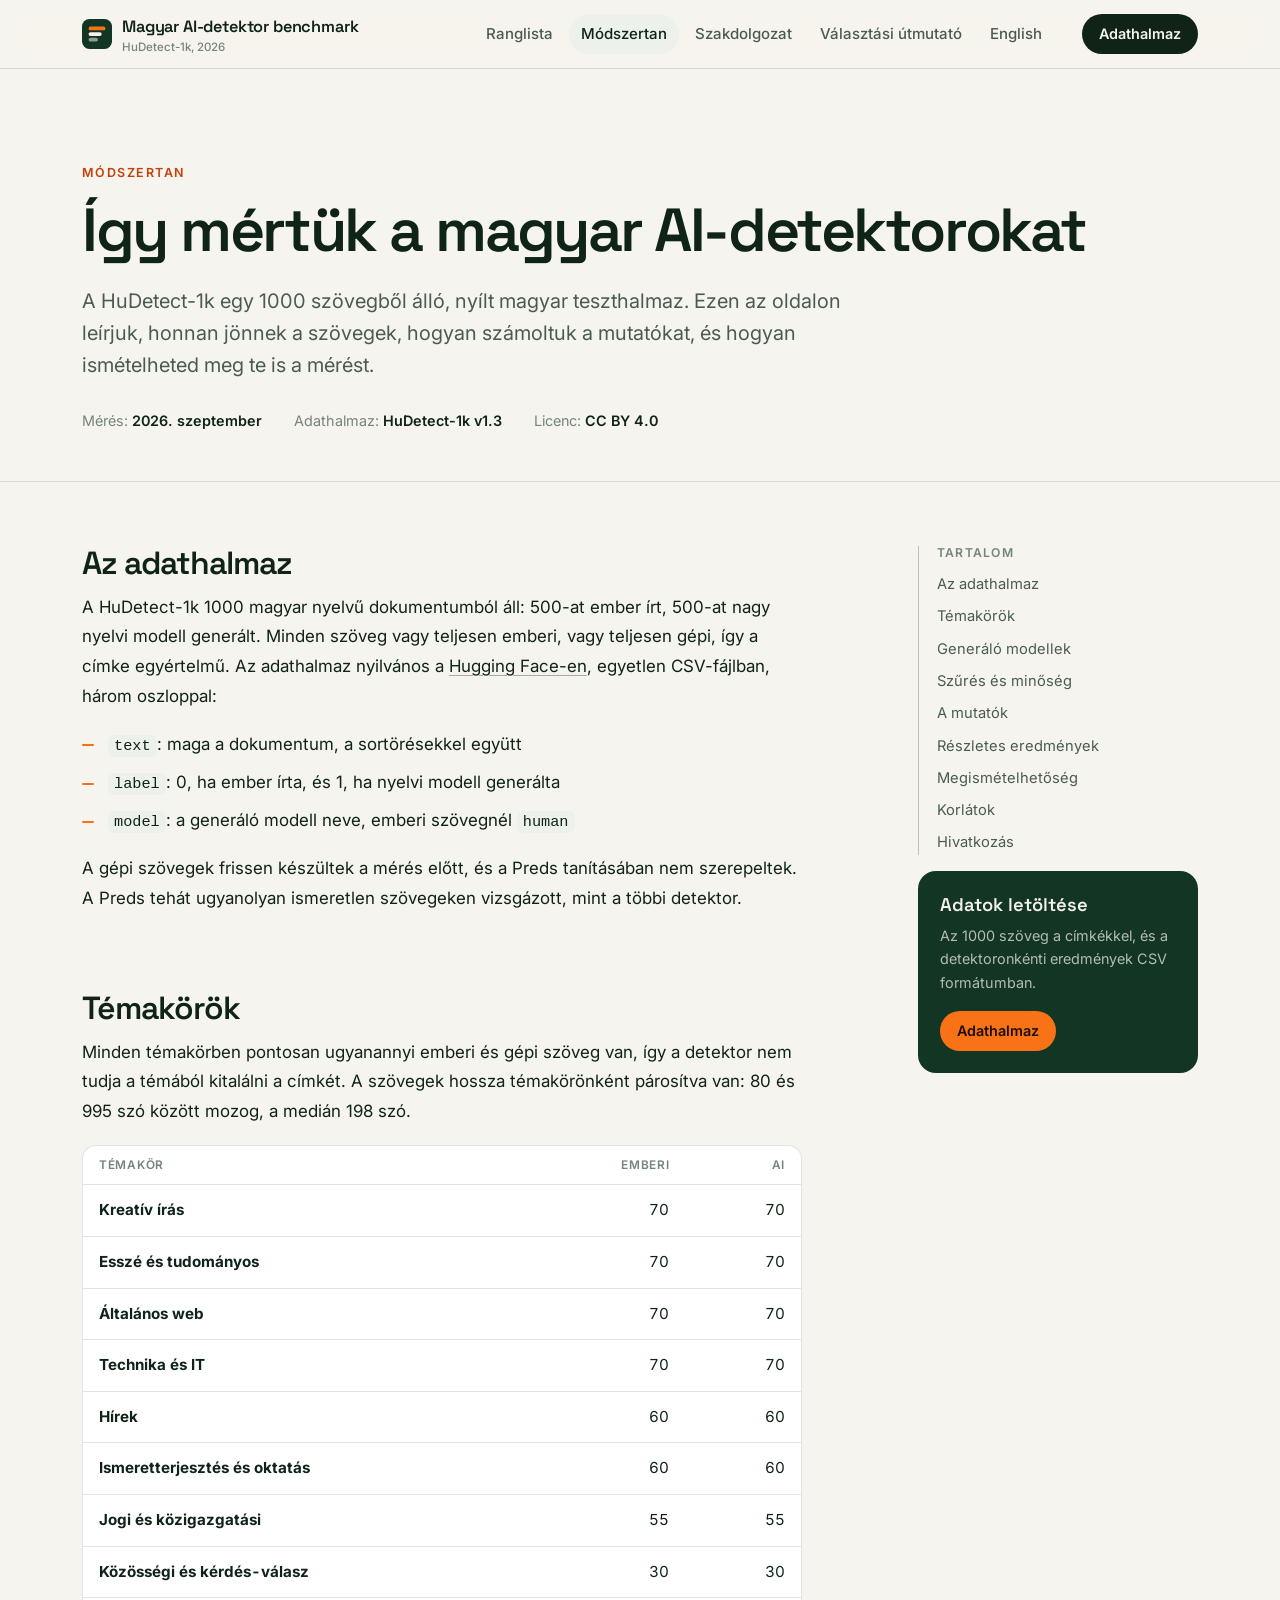
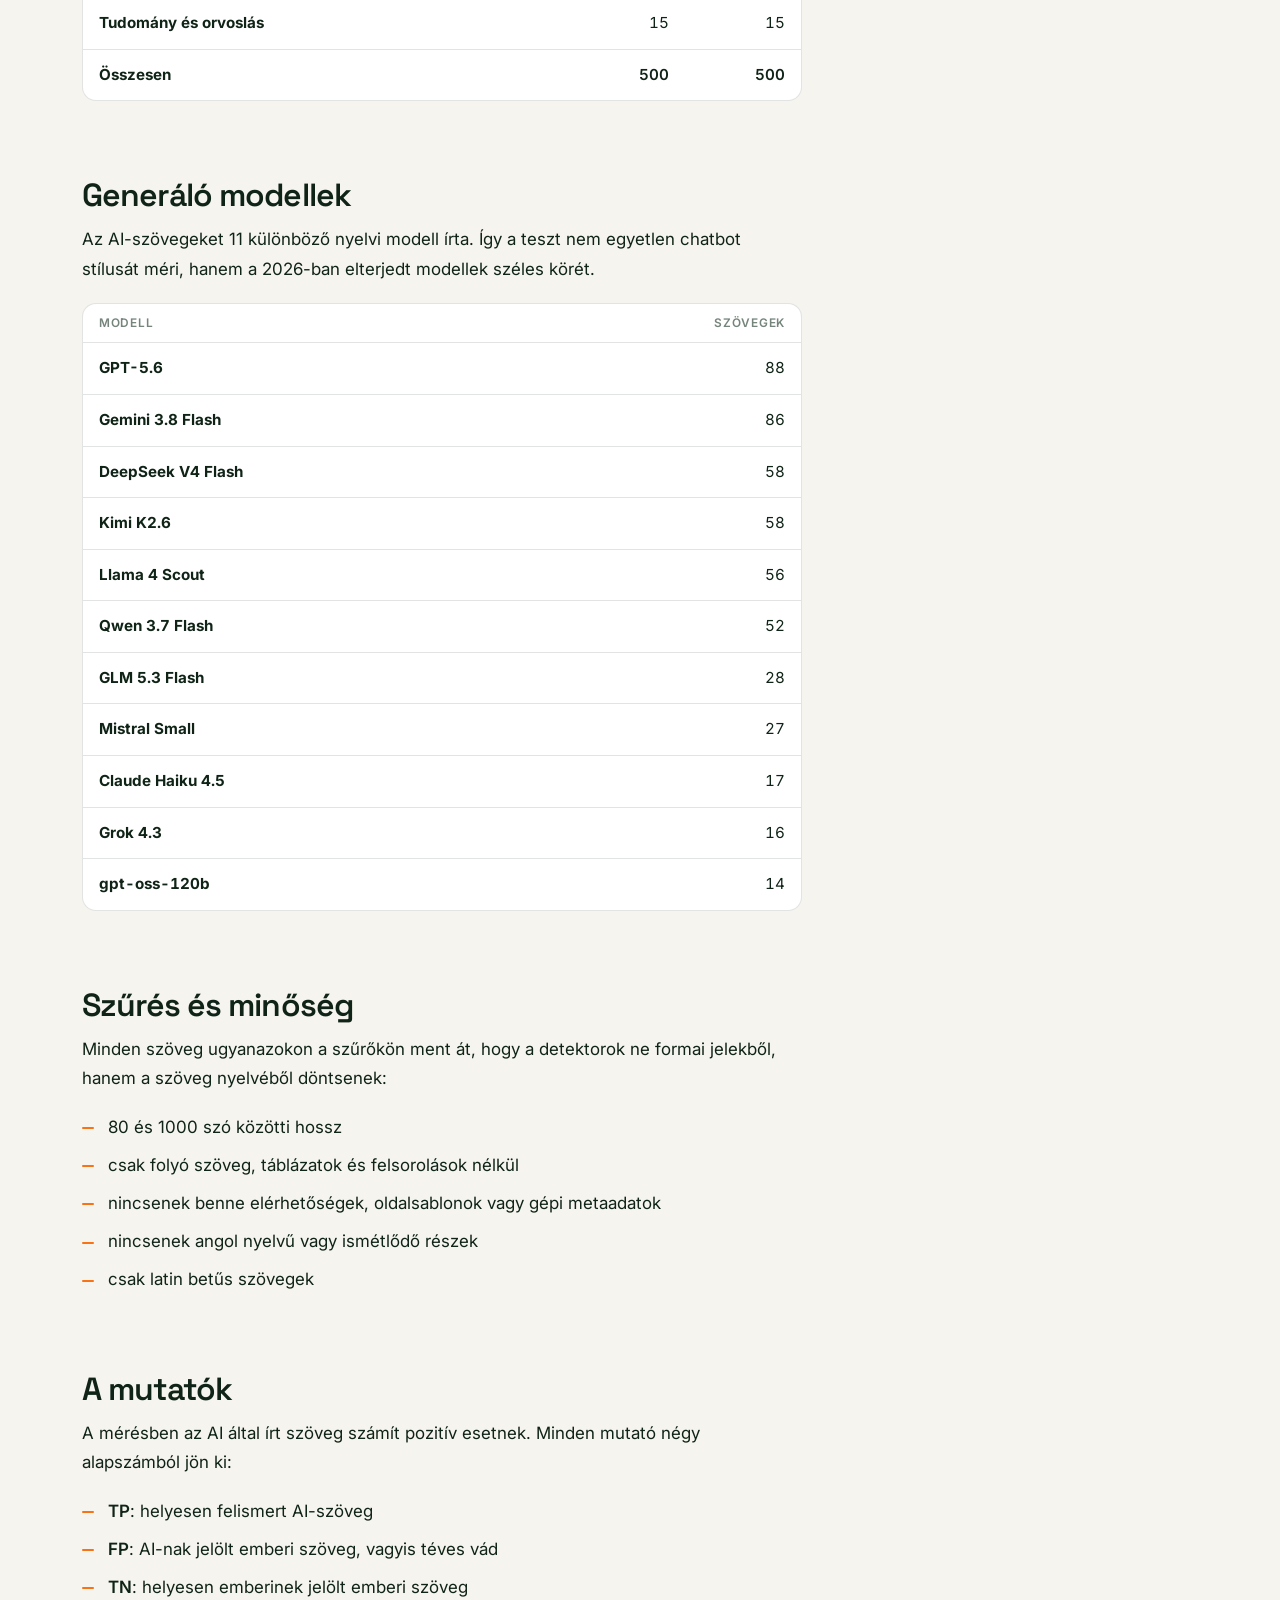
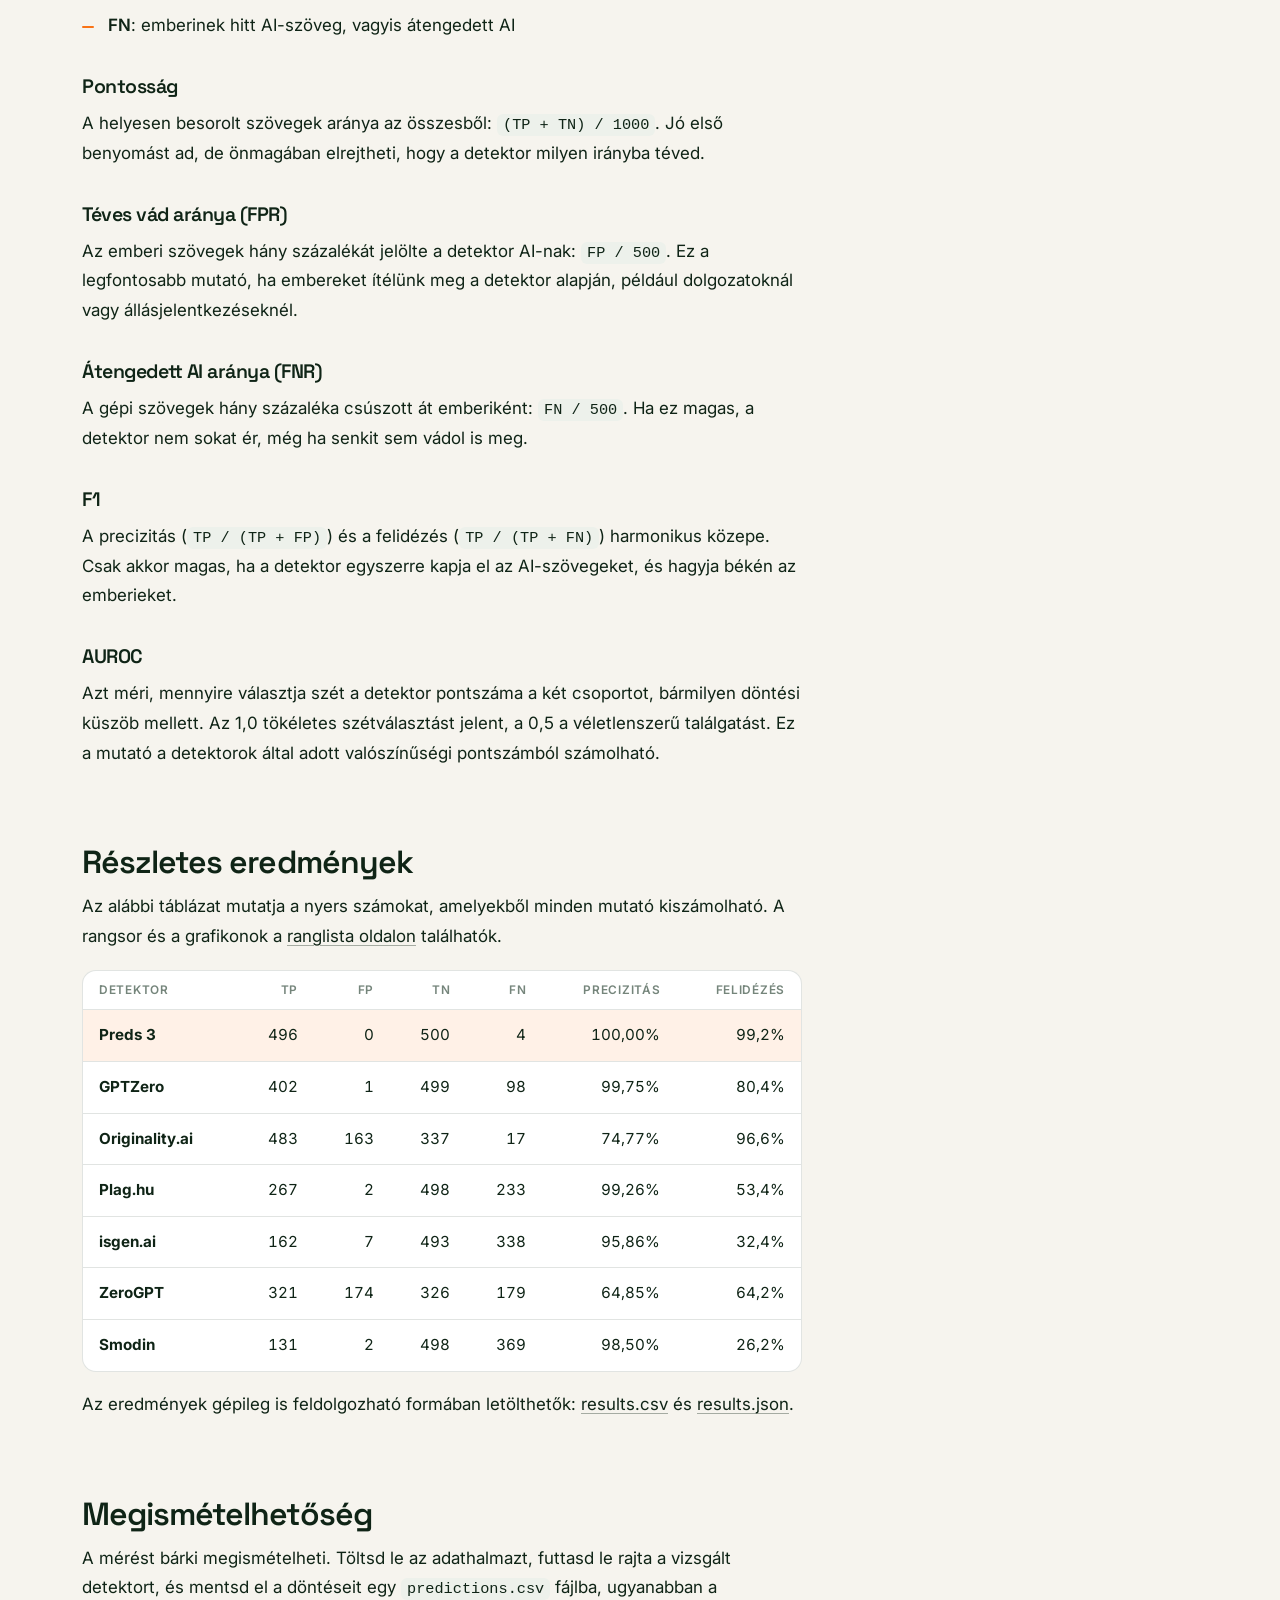
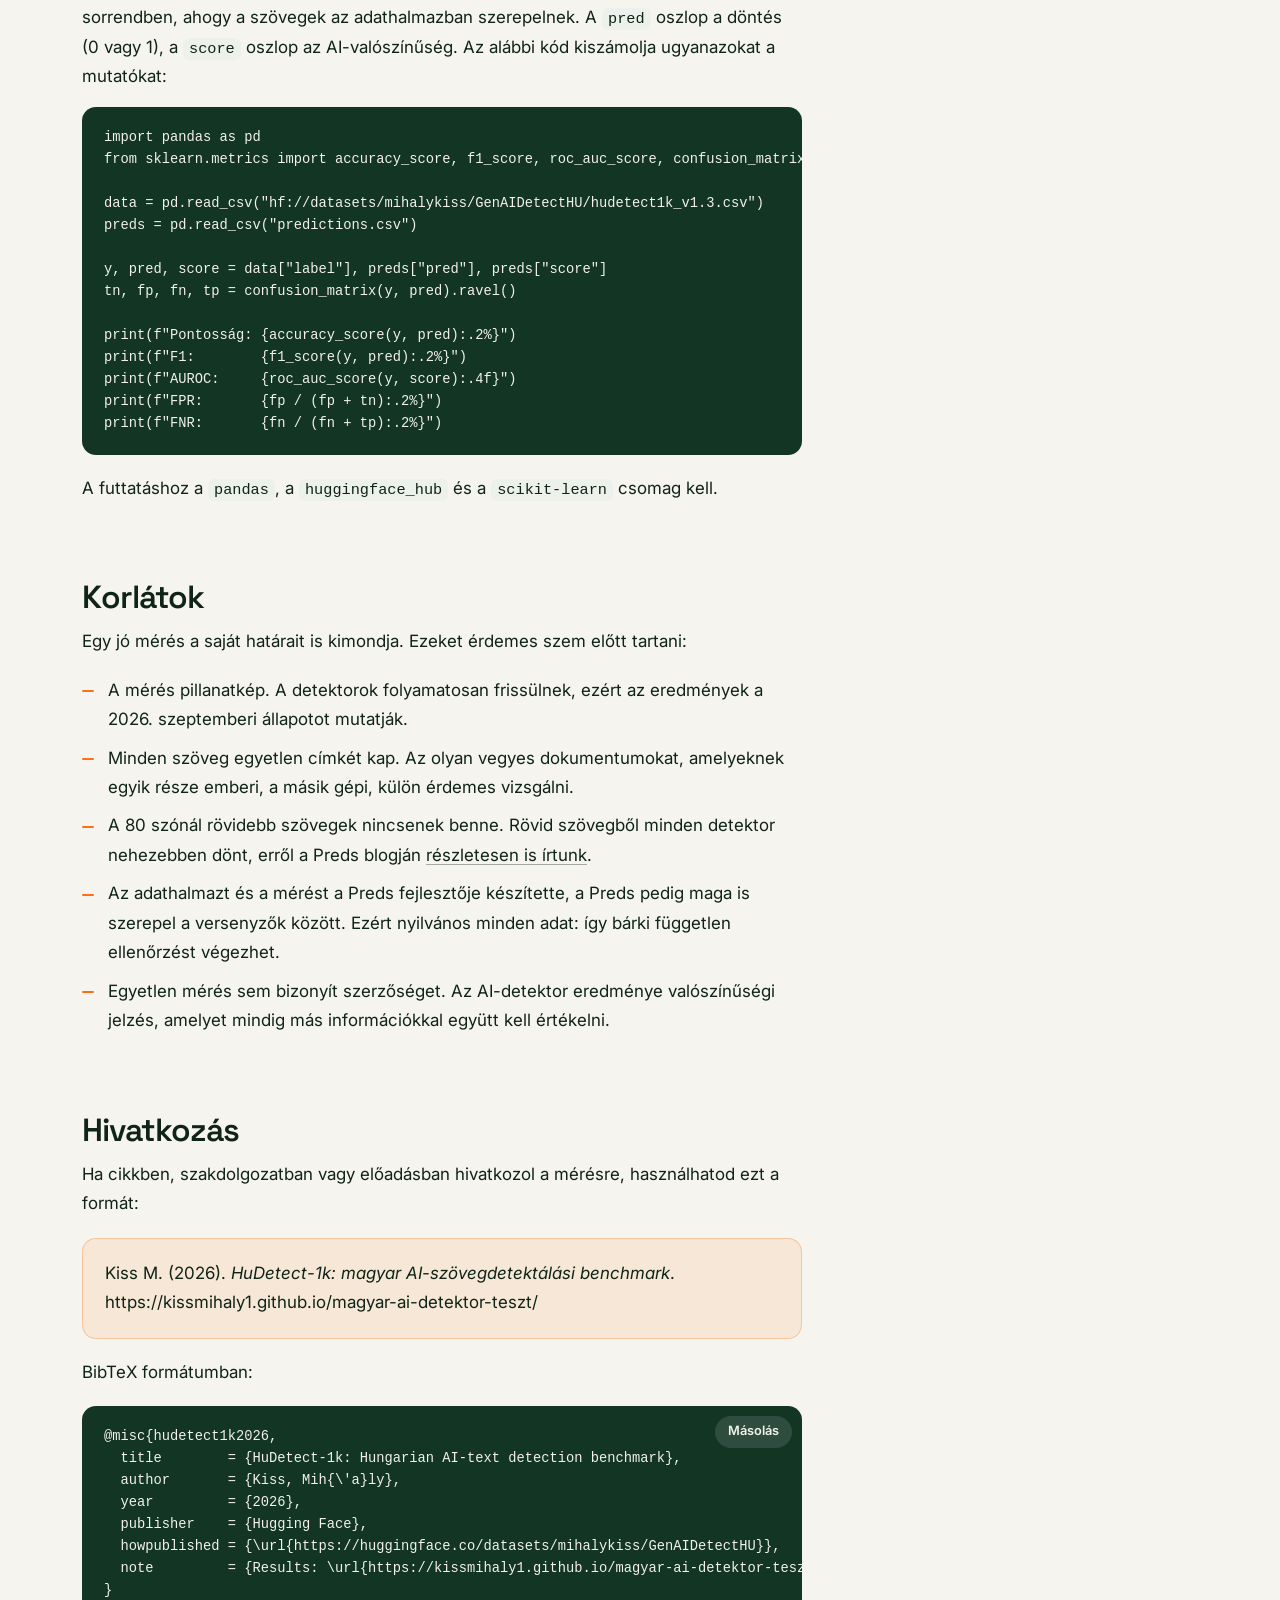
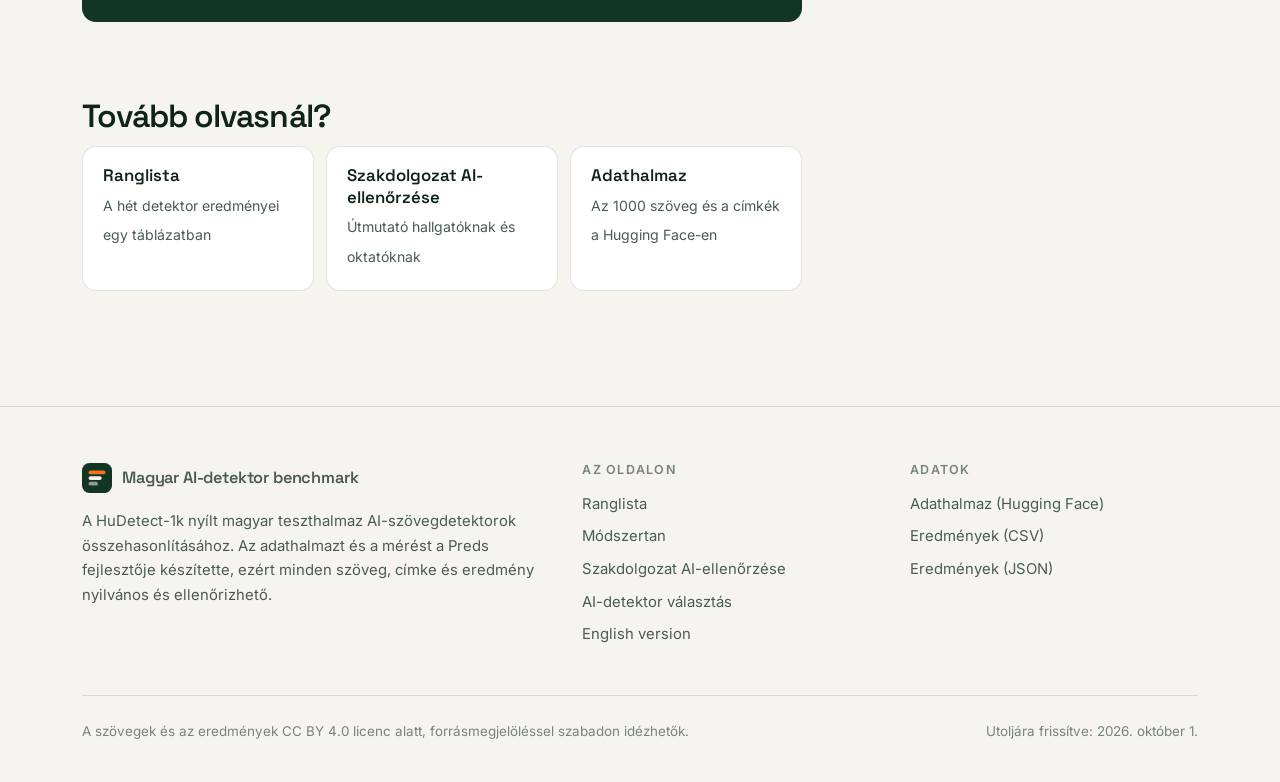
<file: modszertan/index.html>
<!doctype html>
<html lang="hu">
<head>
  <meta charset="utf-8">
  <meta name="viewport" content="width=device-width, initial-scale=1">
  <title>Módszertan: így mértük a magyar AI-detektorokat | HuDetect-1k</title>
  <meta name="description" content="A HuDetect-1k magyar AI-detektor benchmark módszertana: 1000 szöveg, 9 témakör, 11 nyelvi modell, a mutatók képletei, részletes eredmények és Python-kód a mérés megismétléséhez.">
  <link rel="canonical" href="https://kissmihaly1.github.io/magyar-ai-detektor-teszt/modszertan/">
  <meta name="robots" content="index,follow,max-snippet:-1,max-image-preview:large">
  <meta name="theme-color" content="#f6f4ee" media="(prefers-color-scheme: light)">
  <meta name="theme-color" content="#0b1510" media="(prefers-color-scheme: dark)">
  <meta property="og:type" content="article">
  <meta property="og:site_name" content="Magyar AI-detektor benchmark">
  <meta property="og:locale" content="hu_HU">
  <meta property="og:url" content="https://kissmihaly1.github.io/magyar-ai-detektor-teszt/modszertan/">
  <meta property="og:title" content="Így mértük a magyar AI-detektorokat: a HuDetect-1k módszertana">
  <meta property="og:description" content="1000 magyar szöveg, 9 témakör, 11 nyelvi modell. A mutatók képletei, a részletes eredmények és kód a mérés megismétléséhez.">
  <meta property="og:image" content="https://kissmihaly1.github.io/magyar-ai-detektor-teszt/assets/og-hu.png">
  <meta property="og:image:width" content="1200">
  <meta property="og:image:height" content="630">
  <meta name="twitter:card" content="summary_large_image">
  <link rel="icon" href="../assets/logo.svg" type="image/svg+xml">
  <link rel="apple-touch-icon" href="../assets/apple-touch-icon.png">
  <link rel="preconnect" href="https://fonts.googleapis.com">
  <link rel="preconnect" href="https://fonts.gstatic.com" crossorigin>
  <link rel="stylesheet" href="https://fonts.googleapis.com/css2?family=Inter:wght@400;500;600;700&family=Space+Grotesk:wght@500;600;700&display=swap">
  <link rel="stylesheet" href="../assets/site.css">
  <script>document.documentElement.classList.add("js")</script>
  <script type="application/ld+json">
  {
    "@context": "https://schema.org",
    "@graph": [
      {
        "@type": "Dataset",
        "@id": "https://kissmihaly1.github.io/magyar-ai-detektor-teszt/modszertan/#dataset",
        "name": "HuDetect-1k: magyar AI-szövegdetektálási benchmark",
        "alternateName": [
          "HuDetect-1k",
          "GenAIDetectHU"
        ],
        "description": "1000 magyar nyelvű dokumentum AI-szövegdetektorok értékeléséhez: 500 ember által írt és 500 nagy nyelvi modell által generált szöveg, 9 témakörben kiegyensúlyozva, hosszban párosítva. Az AI-szövegeket 11 különböző nyelvi modell írta. A kapcsolódó eredmények hét AI-detektor összehasonlítását tartalmazzák.",
        "url": "https://kissmihaly1.github.io/magyar-ai-detektor-teszt/modszertan/",
        "sameAs": "https://huggingface.co/datasets/mihalykiss/GenAIDetectHU",
        "version": "1.3",
        "datePublished": "2026-09-21",
        "inLanguage": "hu",
        "isAccessibleForFree": true,
        "license": "https://creativecommons.org/licenses/by/4.0/",
        "keywords": [
          "AI-detektor",
          "magyar nyelv",
          "AI-szöveg felismerés",
          "benchmark",
          "nagy nyelvi modellek",
          "LLM detection",
          "Hungarian"
        ],
        "variableMeasured": [
          "text",
          "label",
          "model"
        ],
        "creator": {
          "@type": "Person",
          "name": "Kiss Mihály",
          "url": "https://huggingface.co/mihalykiss"
        },
        "distribution": [
          {
            "@type": "DataDownload",
            "name": "HuDetect-1k szövegek",
            "encodingFormat": "text/csv",
            "contentUrl": "https://huggingface.co/datasets/mihalykiss/GenAIDetectHU/resolve/main/hudetect1k_v1.3.csv"
          },
          {
            "@type": "DataDownload",
            "name": "Detektor eredmények",
            "encodingFormat": "text/csv",
            "contentUrl": "https://kissmihaly1.github.io/magyar-ai-detektor-teszt/data/results.csv"
          }
        ]
      },
      {
        "@type": "TechArticle",
        "headline": "Így mértük a magyar AI-detektorokat: a HuDetect-1k módszertana",
        "inLanguage": "hu-HU",
        "datePublished": "2026-10-01",
        "dateModified": "2026-10-01",
        "mainEntityOfPage": "https://kissmihaly1.github.io/magyar-ai-detektor-teszt/modszertan/",
        "about": {
          "@id": "https://kissmihaly1.github.io/magyar-ai-detektor-teszt/modszertan/#dataset"
        }
      },
      {
        "@type": "BreadcrumbList",
        "itemListElement": [
          {
            "@type": "ListItem",
            "position": 1,
            "name": "Magyar AI-detektor benchmark",
            "item": "https://kissmihaly1.github.io/magyar-ai-detektor-teszt/"
          },
          {
            "@type": "ListItem",
            "position": 2,
            "name": "Módszertan",
            "item": "https://kissmihaly1.github.io/magyar-ai-detektor-teszt/modszertan/"
          }
        ]
      }
    ]
  }
  </script>
</head>
<body>
  <a class="skip" href="#main">Ugrás a tartalomra</a>

  <header class="site-header">
    <div class="wrap header-row">
      <a class="brand" href="../">
        <img src="../assets/logo.svg" alt="" width="30" height="30">
        <span>Magyar AI-detektor benchmark<small>HuDetect-1k, 2026</small></span>
      </a>
      <nav class="nav" aria-label="Fő navigáció">
        <a href="../#ranglista">Ranglista</a>
        <a href="./" aria-current="page">Módszertan</a>
        <a href="../szakdolgozat-ai-ellenorzes/">Szakdolgozat</a>
        <a href="../ai-detektor-valasztas/">Választási útmutató</a>
        <a href="../en/" hreflang="en" lang="en">English</a>
      </nav>
      <a class="btn btn-primary btn-small header-cta" href="https://huggingface.co/datasets/mihalykiss/GenAIDetectHU">Adathalmaz</a>
    </div>
  </header>

  <main id="main">
    <header class="article-hero">
      <div class="wrap">
        <span class="eyebrow">Módszertan</span>
        <h1>Így mértük a magyar AI-detektorokat</h1>
        <p class="lead">A HuDetect-1k egy 1000 szövegből álló, nyílt magyar teszthalmaz. Ezen az oldalon leírjuk, honnan jönnek a szövegek, hogyan számoltuk a mutatókat, és hogyan ismételheted meg te is a mérést.</p>
        <div class="article-meta">
          <span>Mérés: <strong>2026. szeptember</strong></span>
          <span>Adathalmaz: <strong>HuDetect-1k v1.3</strong></span>
          <span>Licenc: <strong>CC BY 4.0</strong></span>
        </div>
      </div>
    </header>

    <div class="wrap article-layout">
      <article class="prose">
        <h2 id="adathalmaz">Az adathalmaz</h2>
        <p>A HuDetect-1k 1000 magyar nyelvű dokumentumból áll: 500-at ember írt, 500-at nagy nyelvi modell generált. Minden szöveg vagy teljesen emberi, vagy teljesen gépi, így a címke egyértelmű. Az adathalmaz nyilvános a <a href="https://huggingface.co/datasets/mihalykiss/GenAIDetectHU">Hugging Face-en</a>, egyetlen CSV-fájlban, három oszloppal:</p>
        <ul>
          <li><code>text</code>: maga a dokumentum, a sortörésekkel együtt</li>
          <li><code>label</code>: 0, ha ember írta, és 1, ha nyelvi modell generálta</li>
          <li><code>model</code>: a generáló modell neve, emberi szövegnél <code>human</code></li>
        </ul>
        <p>A gépi szövegek frissen készültek a mérés előtt, és a Preds tanításában nem szerepeltek. A Preds tehát ugyanolyan ismeretlen szövegeken vizsgázott, mint a többi detektor.</p>

        <h2 id="temakorok">Témakörök</h2>
        <p>Minden témakörben pontosan ugyanannyi emberi és gépi szöveg van, így a detektor nem tudja a témából kitalálni a címkét. A szövegek hossza témakörönként párosítva van: 80 és 995 szó között mozog, a medián 198 szó.</p>
        <div class="data-table-wrap">
          <table class="data-table">
            <thead><tr><th scope="col">Témakör</th><th scope="col" class="num">Emberi</th><th scope="col" class="num">AI</th></tr></thead>
            <tbody>
              <tr><th scope="row">Kreatív írás</th><td class="num">70</td><td class="num">70</td></tr>
              <tr><th scope="row">Esszé és tudományos</th><td class="num">70</td><td class="num">70</td></tr>
              <tr><th scope="row">Általános web</th><td class="num">70</td><td class="num">70</td></tr>
              <tr><th scope="row">Technika és IT</th><td class="num">70</td><td class="num">70</td></tr>
              <tr><th scope="row">Hírek</th><td class="num">60</td><td class="num">60</td></tr>
              <tr><th scope="row">Ismeretterjesztés és oktatás</th><td class="num">60</td><td class="num">60</td></tr>
              <tr><th scope="row">Jogi és közigazgatási</th><td class="num">55</td><td class="num">55</td></tr>
              <tr><th scope="row">Közösségi és kérdés-válasz</th><td class="num">30</td><td class="num">30</td></tr>
              <tr><th scope="row">Tudomány és orvoslás</th><td class="num">15</td><td class="num">15</td></tr>
              <tr><th scope="row">Összesen</th><td class="num"><strong>500</strong></td><td class="num"><strong>500</strong></td></tr>
            </tbody>
          </table>
        </div>

        <h2 id="modellek">Generáló modellek</h2>
        <p>Az AI-szövegeket 11 különböző nyelvi modell írta. Így a teszt nem egyetlen chatbot stílusát méri, hanem a 2026-ban elterjedt modellek széles körét.</p>
        <div class="data-table-wrap">
          <table class="data-table">
            <thead><tr><th scope="col">Modell</th><th scope="col" class="num">Szövegek</th></tr></thead>
            <tbody>
              <tr><th scope="row">GPT-5.6</th><td class="num">88</td></tr>
              <tr><th scope="row">Gemini 3.8 Flash</th><td class="num">86</td></tr>
              <tr><th scope="row">DeepSeek V4 Flash</th><td class="num">58</td></tr>
              <tr><th scope="row">Kimi K2.6</th><td class="num">58</td></tr>
              <tr><th scope="row">Llama 4 Scout</th><td class="num">56</td></tr>
              <tr><th scope="row">Qwen 3.7 Flash</th><td class="num">52</td></tr>
              <tr><th scope="row">GLM 5.3 Flash</th><td class="num">28</td></tr>
              <tr><th scope="row">Mistral Small</th><td class="num">27</td></tr>
              <tr><th scope="row">Claude Haiku 4.5</th><td class="num">17</td></tr>
              <tr><th scope="row">Grok 4.3</th><td class="num">16</td></tr>
              <tr><th scope="row">gpt-oss-120b</th><td class="num">14</td></tr>
            </tbody>
          </table>
        </div>

        <h2 id="szures">Szűrés és minőség</h2>
        <p>Minden szöveg ugyanazokon a szűrőkön ment át, hogy a detektorok ne formai jelekből, hanem a szöveg nyelvéből döntsenek:</p>
        <ul>
          <li>80 és 1000 szó közötti hossz</li>
          <li>csak folyó szöveg, táblázatok és felsorolások nélkül</li>
          <li>nincsenek benne elérhetőségek, oldalsablonok vagy gépi metaadatok</li>
          <li>nincsenek angol nyelvű vagy ismétlődő részek</li>
          <li>csak latin betűs szövegek</li>
        </ul>

        <h2 id="mutatok">A mutatók</h2>
        <p>A mérésben az AI által írt szöveg számít pozitív esetnek. Minden mutató négy alapszámból jön ki:</p>
        <ul>
          <li><strong>TP</strong>: helyesen felismert AI-szöveg</li>
          <li><strong>FP</strong>: AI-nak jelölt emberi szöveg, vagyis téves vád</li>
          <li><strong>TN</strong>: helyesen emberinek jelölt emberi szöveg</li>
          <li><strong>FN</strong>: emberinek hitt AI-szöveg, vagyis átengedett AI</li>
        </ul>

        <h3>Pontosság</h3>
        <p>A helyesen besorolt szövegek aránya az összesből: <code>(TP + TN) / 1000</code>. Jó első benyomást ad, de önmagában elrejtheti, hogy a detektor milyen irányba téved.</p>

        <h3>Téves vád aránya (FPR)</h3>
        <p>Az emberi szövegek hány százalékát jelölte a detektor AI-nak: <code>FP / 500</code>. Ez a legfontosabb mutató, ha embereket ítélünk meg a detektor alapján, például dolgozatoknál vagy állásjelentkezéseknél.</p>

        <h3>Átengedett AI aránya (FNR)</h3>
        <p>A gépi szövegek hány százaléka csúszott át emberiként: <code>FN / 500</code>. Ha ez magas, a detektor nem sokat ér, még ha senkit sem vádol is meg.</p>

        <h3>F1</h3>
        <p>A precizitás (<code>TP / (TP + FP)</code>) és a felidézés (<code>TP / (TP + FN)</code>) harmonikus közepe. Csak akkor magas, ha a detektor egyszerre kapja el az AI-szövegeket, és hagyja békén az emberieket.</p>

        <h3>AUROC</h3>
        <p>Azt méri, mennyire választja szét a detektor pontszáma a két csoportot, bármilyen döntési küszöb mellett. Az 1,0 tökéletes szétválasztást jelent, a 0,5 a véletlenszerű találgatást. Ez a mutató a detektorok által adott valószínűségi pontszámból számolható.</p>

        <h2 id="eredmenyek">Részletes eredmények</h2>
        <p>Az alábbi táblázat mutatja a nyers számokat, amelyekből minden mutató kiszámolható. A rangsor és a grafikonok a <a href="../#ranglista">ranglista oldalon</a> találhatók.</p>
        <div class="data-table-wrap">
          <table class="data-table">
            <thead><tr><th scope="col">Detektor</th><th scope="col" class="num">TP</th><th scope="col" class="num">FP</th><th scope="col" class="num">TN</th><th scope="col" class="num">FN</th><th scope="col" class="num">Precizitás</th><th scope="col" class="num">Felidézés</th></tr></thead>
            <tbody>
<!-- build:confusion-hu -->
<tr class="is-ours"><th scope="row">Preds 3</th><td class="num">496</td><td class="num">0</td><td class="num">500</td><td class="num">4</td><td class="num">100,00%</td><td class="num">99,2%</td></tr>
<tr><th scope="row">GPTZero</th><td class="num">402</td><td class="num">1</td><td class="num">499</td><td class="num">98</td><td class="num">99,75%</td><td class="num">80,4%</td></tr>
<tr><th scope="row">Originality.ai</th><td class="num">483</td><td class="num">163</td><td class="num">337</td><td class="num">17</td><td class="num">74,77%</td><td class="num">96,6%</td></tr>
<tr><th scope="row">Plag.hu</th><td class="num">267</td><td class="num">2</td><td class="num">498</td><td class="num">233</td><td class="num">99,26%</td><td class="num">53,4%</td></tr>
<tr><th scope="row">isgen.ai</th><td class="num">162</td><td class="num">7</td><td class="num">493</td><td class="num">338</td><td class="num">95,86%</td><td class="num">32,4%</td></tr>
<tr><th scope="row">ZeroGPT</th><td class="num">321</td><td class="num">174</td><td class="num">326</td><td class="num">179</td><td class="num">64,85%</td><td class="num">64,2%</td></tr>
<tr><th scope="row">Smodin</th><td class="num">131</td><td class="num">2</td><td class="num">498</td><td class="num">369</td><td class="num">98,50%</td><td class="num">26,2%</td></tr>
<!-- /build:confusion-hu -->
            </tbody>
          </table>
        </div>
        <p>Az eredmények gépileg is feldolgozható formában letölthetők: <a href="../data/results.csv">results.csv</a> és <a href="../data/results.json">results.json</a>.</p>

        <h2 id="megismetles">Megismételhetőség</h2>
        <p>A mérést bárki megismételheti. Töltsd le az adathalmazt, futtasd le rajta a vizsgált detektort, és mentsd el a döntéseit egy <code>predictions.csv</code> fájlba, ugyanabban a sorrendben, ahogy a szövegek az adathalmazban szerepelnek. A <code>pred</code> oszlop a döntés (0 vagy 1), a <code>score</code> oszlop az AI-valószínűség. Az alábbi kód kiszámolja ugyanazokat a mutatókat:</p>
        <pre><code>import pandas as pd
from sklearn.metrics import accuracy_score, f1_score, roc_auc_score, confusion_matrix

data = pd.read_csv("hf://datasets/mihalykiss/GenAIDetectHU/hudetect1k_v1.3.csv")
preds = pd.read_csv("predictions.csv")

y, pred, score = data["label"], preds["pred"], preds["score"]
tn, fp, fn, tp = confusion_matrix(y, pred).ravel()

print(f"Pontosság: {accuracy_score(y, pred):.2%}")
print(f"F1:        {f1_score(y, pred):.2%}")
print(f"AUROC:     {roc_auc_score(y, score):.4f}")
print(f"FPR:       {fp / (fp + tn):.2%}")
print(f"FNR:       {fn / (fn + tp):.2%}")</code></pre>
        <p>A futtatáshoz a <code>pandas</code>, a <code>huggingface_hub</code> és a <code>scikit-learn</code> csomag kell.</p>

        <h2 id="korlatok">Korlátok</h2>
        <p>Egy jó mérés a saját határait is kimondja. Ezeket érdemes szem előtt tartani:</p>
        <ul>
          <li>A mérés pillanatkép. A detektorok folyamatosan frissülnek, ezért az eredmények a 2026. szeptemberi állapotot mutatják.</li>
          <li>Minden szöveg egyetlen címkét kap. Az olyan vegyes dokumentumokat, amelyeknek egyik része emberi, a másik gépi, külön érdemes vizsgálni.</li>
          <li>A 80 szónál rövidebb szövegek nincsenek benne. Rövid szövegből minden detektor nehezebben dönt, erről a Preds blogján <a href="https://preds.hu/blog/miert-nehez-rovid-szovegbol-detektalni">részletesen is írtunk</a>.</li>
          <li>Az adathalmazt és a mérést a Preds fejlesztője készítette, a Preds pedig maga is szerepel a versenyzők között. Ezért nyilvános minden adat: így bárki független ellenőrzést végezhet.</li>
          <li>Egyetlen mérés sem bizonyít szerzőséget. Az AI-detektor eredménye valószínűségi jelzés, amelyet mindig más információkkal együtt kell értékelni.</li>
        </ul>

        <h2 id="hivatkozas">Hivatkozás</h2>
        <p>Ha cikkben, szakdolgozatban vagy előadásban hivatkozol a mérésre, használhatod ezt a formát:</p>
        <p class="callout">Kiss M. (2026). <em>HuDetect-1k: magyar AI-szövegdetektálási benchmark</em>. https://kissmihaly1.github.io/magyar-ai-detektor-teszt/</p>
        <p>BibTeX formátumban:</p>
        <div class="cite-box">
          <button class="btn" type="button" data-copy="bibtex" data-done="Másolva">Másolás</button>
          <pre><code id="bibtex">@misc{hudetect1k2026,
  title        = {HuDetect-1k: Hungarian AI-text detection benchmark},
  author       = {Kiss, Mih{\'a}ly},
  year         = {2026},
  publisher    = {Hugging Face},
  howpublished = {\url{https://huggingface.co/datasets/mihalykiss/GenAIDetectHU}},
  note         = {Results: \url{https://kissmihaly1.github.io/magyar-ai-detektor-teszt/}}
}</code></pre>
        </div>

        <h2 id="tovabb">Tovább olvasnál?</h2>
        <div class="related">
          <a href="../#ranglista"><strong>Ranglista</strong><span>A hét detektor eredményei egy táblázatban</span></a>
          <a href="../szakdolgozat-ai-ellenorzes/"><strong>Szakdolgozat AI-ellenőrzése</strong><span>Útmutató hallgatóknak és oktatóknak</span></a>
          <a href="https://huggingface.co/datasets/mihalykiss/GenAIDetectHU"><strong>Adathalmaz</strong><span>Az 1000 szöveg és a címkék a Hugging Face-en</span></a>
        </div>
      </article>

      <aside class="article-aside">
        <nav class="toc" aria-label="Tartalom">
          <p>Tartalom</p>
          <ol>
            <li><a href="#adathalmaz">Az adathalmaz</a></li>
            <li><a href="#temakorok">Témakörök</a></li>
            <li><a href="#modellek">Generáló modellek</a></li>
            <li><a href="#szures">Szűrés és minőség</a></li>
            <li><a href="#mutatok">A mutatók</a></li>
            <li><a href="#eredmenyek">Részletes eredmények</a></li>
            <li><a href="#megismetles">Megismételhetőség</a></li>
            <li><a href="#korlatok">Korlátok</a></li>
            <li><a href="#hivatkozas">Hivatkozás</a></li>
          </ol>
        </nav>
        <div class="aside-card">
          <strong>Adatok letöltése</strong>
          <p>Az 1000 szöveg a címkékkel, és a detektoronkénti eredmények CSV formátumban.</p>
          <a class="btn btn-accent btn-small" href="https://huggingface.co/datasets/mihalykiss/GenAIDetectHU">Adathalmaz</a>
        </div>
      </aside>
    </div>
  </main>

  <footer class="site-footer">
    <div class="wrap">
      <div class="footer-grid">
        <div class="footer-about">
          <a class="brand" href="../"><img src="../assets/logo.svg" alt="" width="30" height="30"><span>Magyar AI-detektor benchmark</span></a>
          <p style="margin-top:16px">A HuDetect-1k nyílt magyar teszthalmaz AI-szövegdetektorok összehasonlításához. Az adathalmazt és a mérést a Preds fejlesztője készítette, ezért minden szöveg, címke és eredmény nyilvános és ellenőrizhető.</p>
        </div>
        <div>
          <h2>Az oldalon</h2>
          <ul>
            <li><a href="../#ranglista">Ranglista</a></li>
            <li><a href="./">Módszertan</a></li>
            <li><a href="../szakdolgozat-ai-ellenorzes/">Szakdolgozat AI-ellenőrzése</a></li>
            <li><a href="../ai-detektor-valasztas/">AI-detektor választás</a></li>
            <li><a href="../en/" hreflang="en">English version</a></li>
          </ul>
        </div>
        <div>
          <h2>Adatok</h2>
          <ul>
            <li><a href="https://huggingface.co/datasets/mihalykiss/GenAIDetectHU">Adathalmaz (Hugging Face)</a></li>
            <li><a href="../data/results.csv">Eredmények (CSV)</a></li>
            <li><a href="../data/results.json">Eredmények (JSON)</a></li>
          </ul>
        </div>
      </div>
      <div class="footer-bottom">
        <span>A szövegek és az eredmények CC BY 4.0 licenc alatt, forrásmegjelöléssel szabadon idézhetők.</span>
        <span>Utoljára frissítve: 2026. október 1.</span>
      </div>
    </div>
  </footer>

  <script src="../assets/site.js" defer></script>
</body>
</html>
</file>
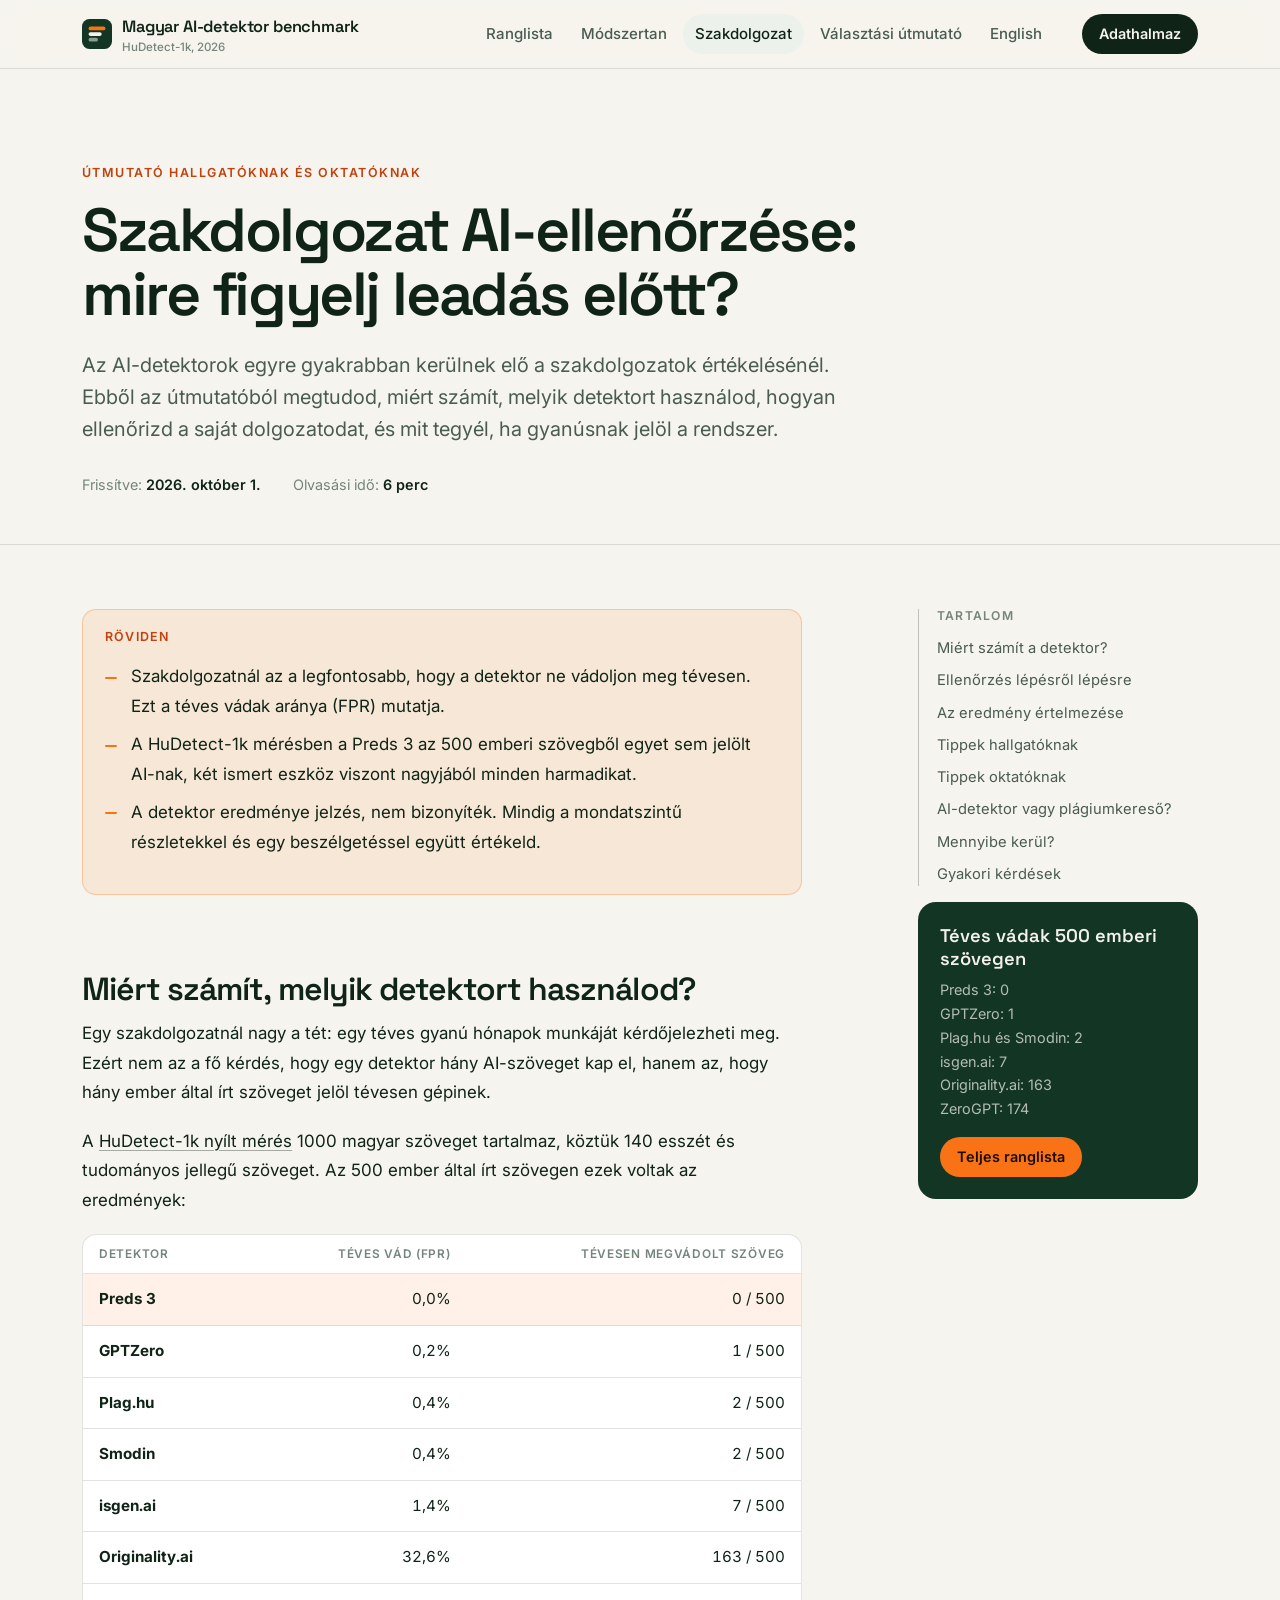
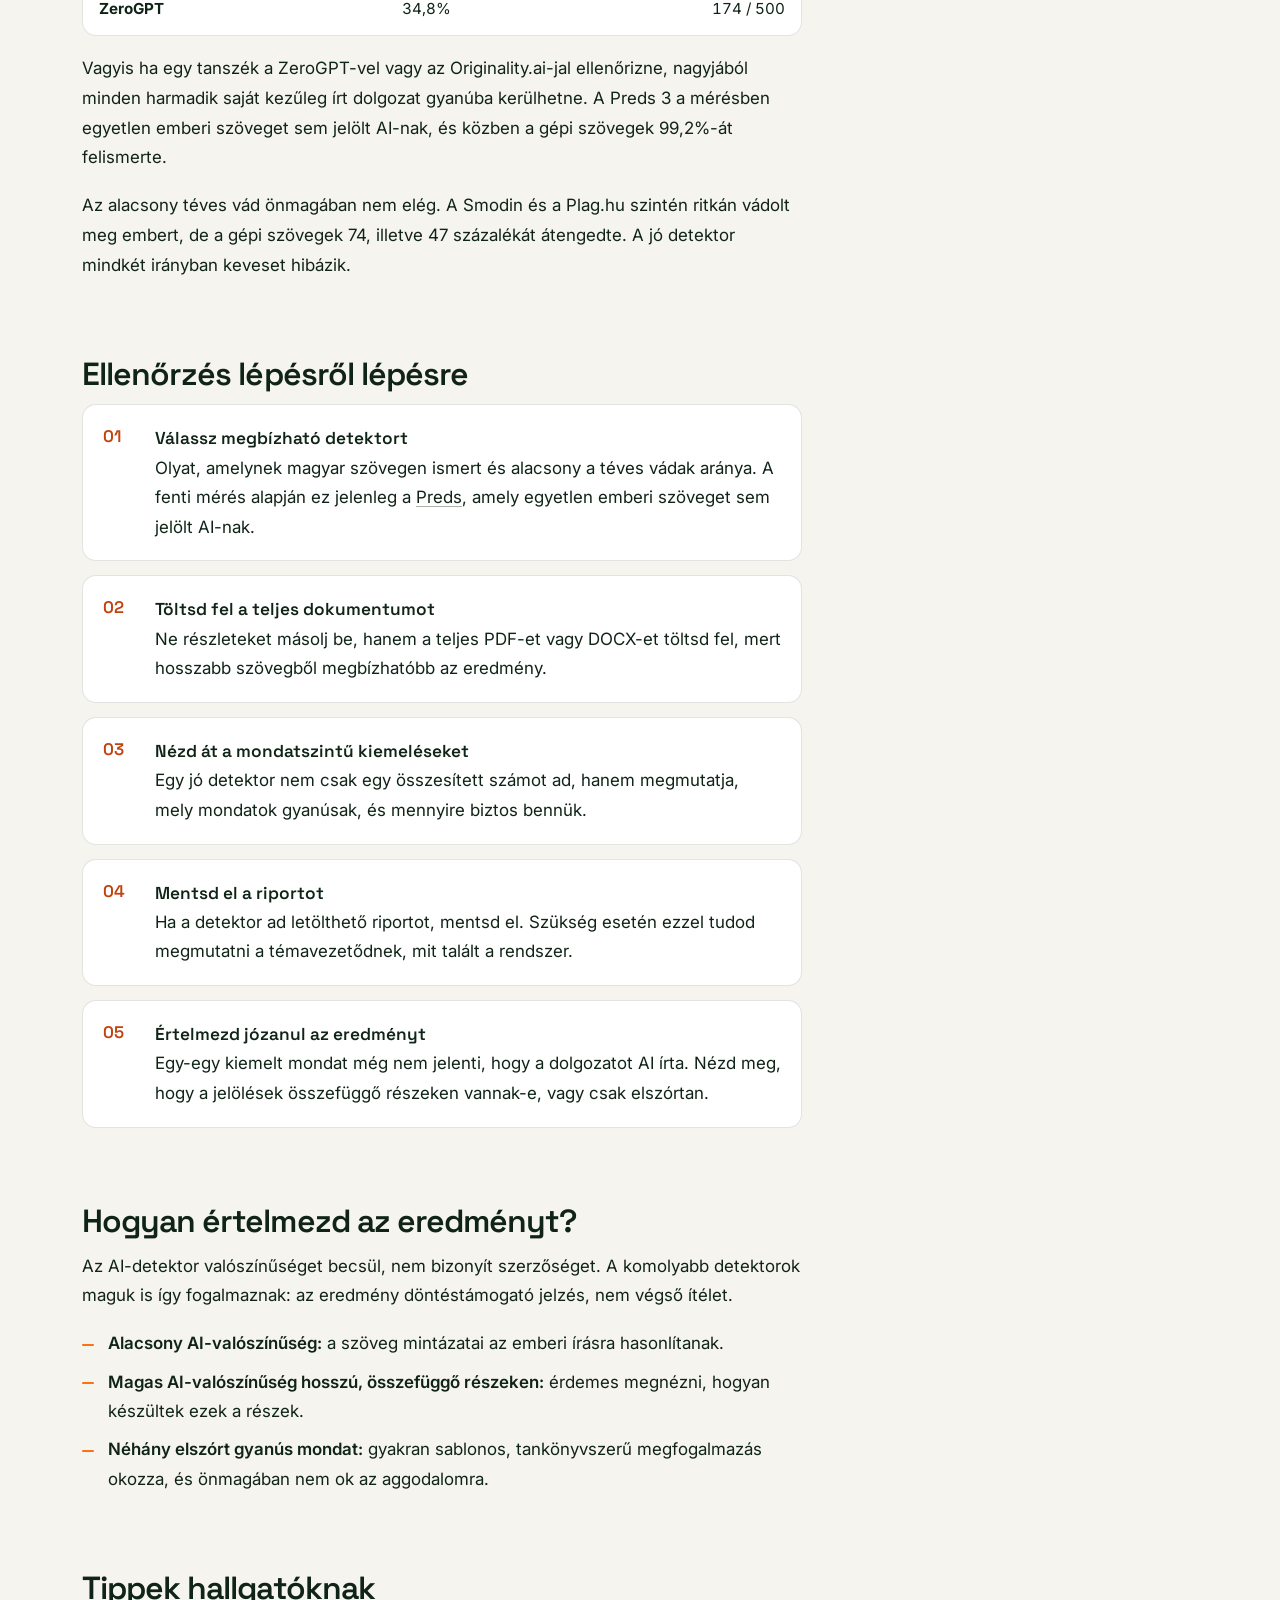
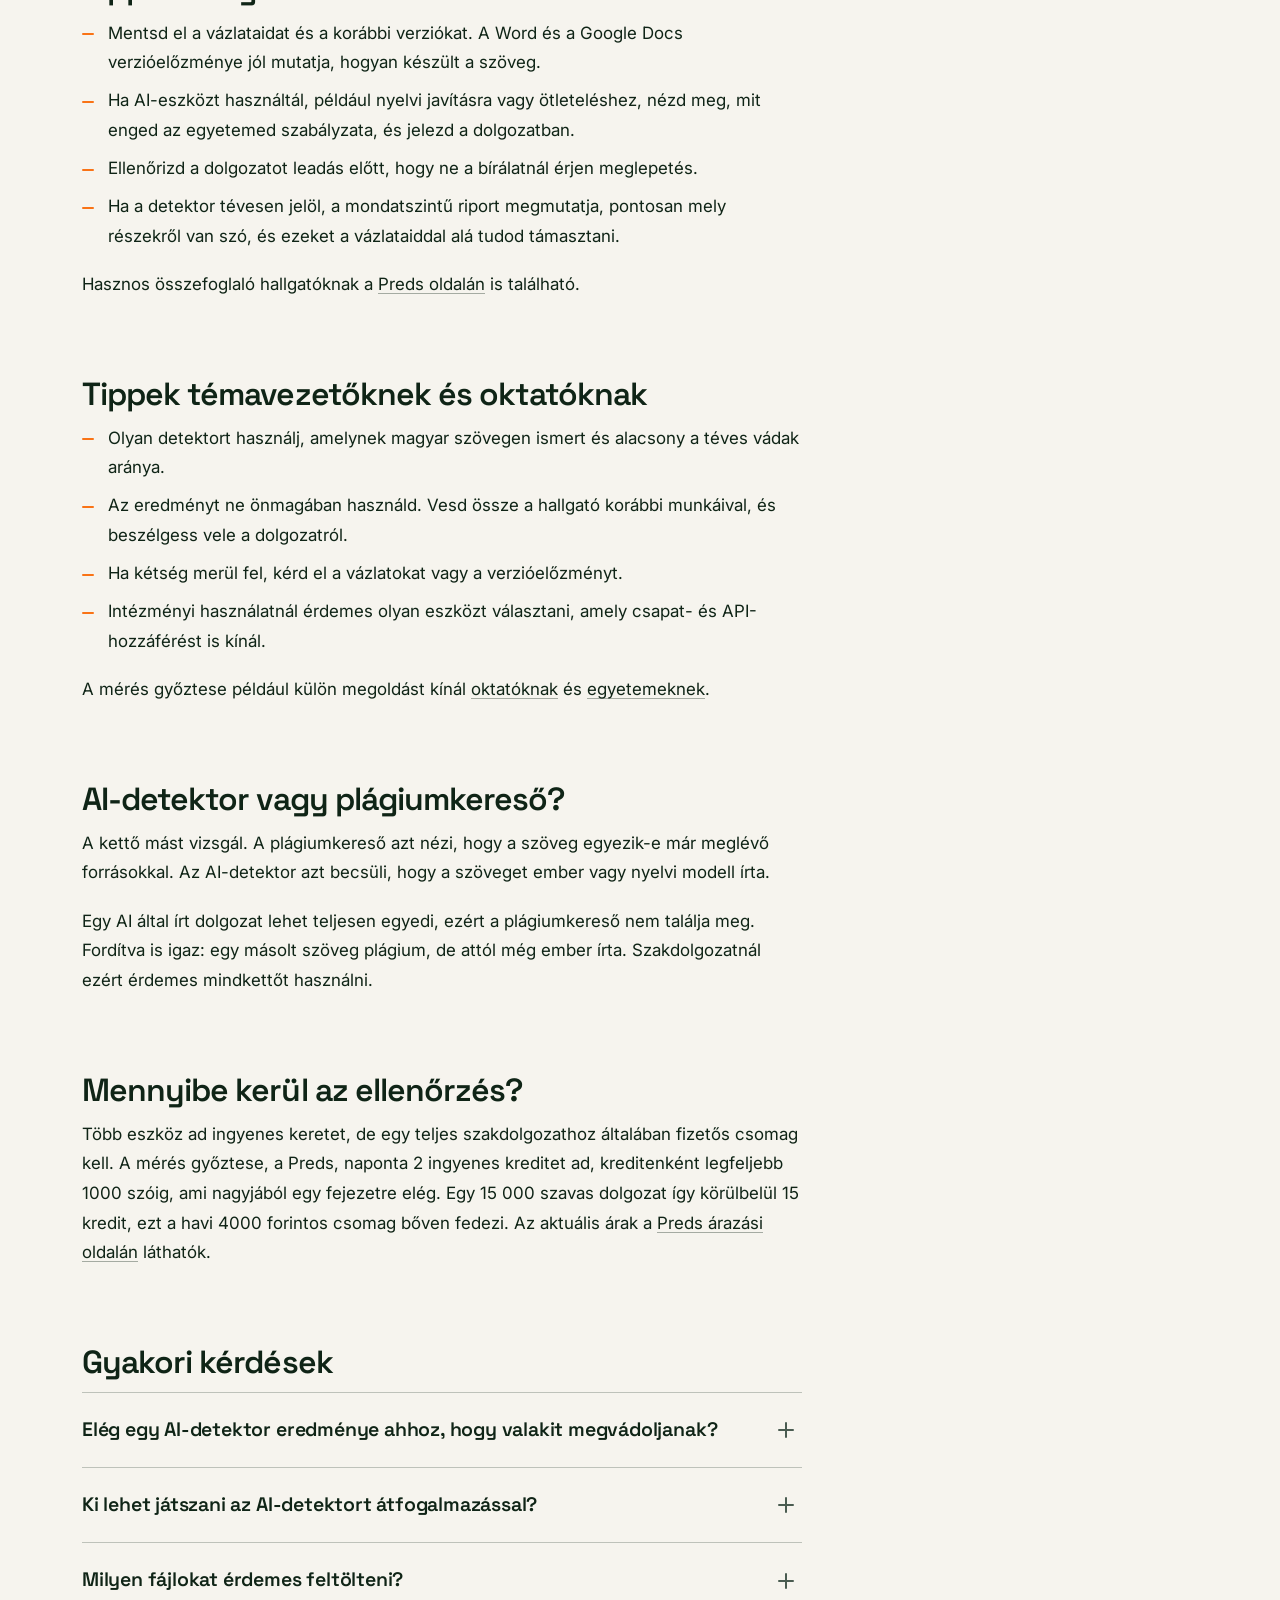
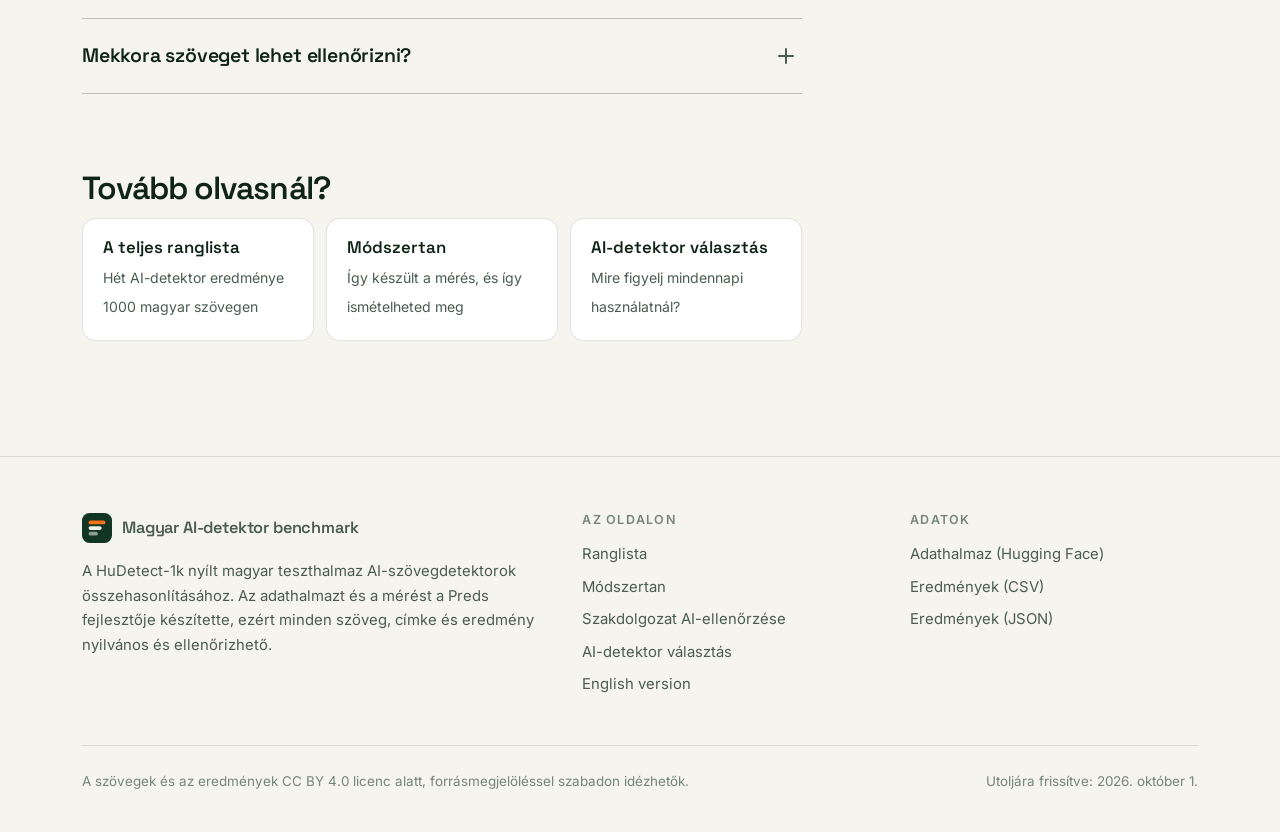
<file: szakdolgozat-ai-ellenorzes/index.html>
<!doctype html>
<html lang="hu">
<head>
  <meta charset="utf-8">
  <meta name="viewport" content="width=device-width, initial-scale=1">
  <title>Szakdolgozat AI-ellenőrzése 2026: útmutató hallgatóknak és oktatóknak</title>
  <meta name="description" content="Hogyan ellenőrizd a szakdolgozatot AI-detektorral, és miért számít, melyiket használod? Mérési adatok, lépésről lépésre útmutató, tippek hallgatóknak és témavezetőknek.">
  <link rel="canonical" href="https://kissmihaly1.github.io/magyar-ai-detektor-teszt/szakdolgozat-ai-ellenorzes/">
  <meta name="robots" content="index,follow,max-snippet:-1,max-image-preview:large">
  <meta name="theme-color" content="#f6f4ee" media="(prefers-color-scheme: light)">
  <meta name="theme-color" content="#0b1510" media="(prefers-color-scheme: dark)">
  <meta property="og:type" content="article">
  <meta property="og:site_name" content="Magyar AI-detektor benchmark">
  <meta property="og:locale" content="hu_HU">
  <meta property="og:url" content="https://kissmihaly1.github.io/magyar-ai-detektor-teszt/szakdolgozat-ai-ellenorzes/">
  <meta property="og:title" content="Szakdolgozat AI-ellenőrzése: mire figyelj leadás előtt?">
  <meta property="og:description" content="Két népszerű AI-detektor minden harmadik ember által írt szöveget gépinek jelölt. Így ellenőrizd a szakdolgozatod biztonságosan.">
  <meta property="og:image" content="https://kissmihaly1.github.io/magyar-ai-detektor-teszt/assets/og-szakdolgozat.png">
  <meta property="og:image:width" content="1200">
  <meta property="og:image:height" content="630">
  <meta name="twitter:card" content="summary_large_image">
  <link rel="icon" href="../assets/logo.svg" type="image/svg+xml">
  <link rel="apple-touch-icon" href="../assets/apple-touch-icon.png">
  <link rel="preconnect" href="https://fonts.googleapis.com">
  <link rel="preconnect" href="https://fonts.gstatic.com" crossorigin>
  <link rel="stylesheet" href="https://fonts.googleapis.com/css2?family=Inter:wght@400;500;600;700&family=Space+Grotesk:wght@500;600;700&display=swap">
  <link rel="stylesheet" href="../assets/site.css">
  <script>document.documentElement.classList.add("js")</script>
  <script type="application/ld+json">
  {
    "@context": "https://schema.org",
    "@graph": [
      {
        "@type": "Article",
        "headline": "Szakdolgozat AI-ellenőrzése: mire figyelj leadás előtt?",
        "description": "Útmutató hallgatóknak és oktatóknak a szakdolgozatok AI-detektoros ellenőrzéséhez, a HuDetect-1k mérés adataival.",
        "inLanguage": "hu-HU",
        "datePublished": "2026-10-01",
        "dateModified": "2026-10-01",
        "mainEntityOfPage": "https://kissmihaly1.github.io/magyar-ai-detektor-teszt/szakdolgozat-ai-ellenorzes/",
        "image": "https://kissmihaly1.github.io/magyar-ai-detektor-teszt/assets/og-szakdolgozat.png"
      },
      {
        "@type": "FAQPage",
        "mainEntity": [
          {
            "@type": "Question",
            "name": "Elég egy AI-detektor eredménye ahhoz, hogy valakit megvádoljanak?",
            "acceptedAnswer": {
              "@type": "Answer",
              "text": "Nem. Egy AI-detektor eredménye önmagában sosem bizonyíték. Csak más információkkal együtt érdemes figyelembe venni, például a vázlatokkal, a korábbi munkákkal és egy szóbeli beszélgetéssel."
            }
          },
          {
            "@type": "Question",
            "name": "Ki lehet játszani az AI-detektort átfogalmazással?",
            "acceptedAnswer": {
              "@type": "Answer",
              "text": "Apró átírással általában nem. A modern detektorok a gondolatmenet felépítéséből és a mondatok szerkezetéből is dolgoznak, nem csak egy-egy szóból. Aki annyi időt tölt egy generált szöveg átírásával, hogy az tényleg a sajátja legyen, az nagyjából meg is írhatta volna."
            }
          },
          {
            "@type": "Question",
            "name": "Milyen fájlokat érdemes feltölteni?",
            "acceptedAnswer": {
              "@type": "Answer",
              "text": "Érdemes a teljes dokumentumot feltölteni, nem részleteket bemásolni. A mérés győztese (a Preds) TXT, PDF, DOCX és Markdown fájlt is kezel, sőt kézzel írt szöveg fotóját is, ez utóbbi jelenleg korai fejlesztési fázisban van."
            }
          },
          {
            "@type": "Question",
            "name": "Mekkora szöveget lehet ellenőrizni?",
            "acceptedAnswer": {
              "@type": "Answer",
              "text": "Rövid szövegből minden detektor bizonytalanabb. A Preds például legalább 60 szót kér, és egy teljes szakdolgozat is belefér egyetlen ellenőrzésbe."
            }
          }
        ]
      },
      {
        "@type": "BreadcrumbList",
        "itemListElement": [
          {
            "@type": "ListItem",
            "position": 1,
            "name": "Magyar AI-detektor benchmark",
            "item": "https://kissmihaly1.github.io/magyar-ai-detektor-teszt/"
          },
          {
            "@type": "ListItem",
            "position": 2,
            "name": "Szakdolgozat AI-ellenőrzése",
            "item": "https://kissmihaly1.github.io/magyar-ai-detektor-teszt/szakdolgozat-ai-ellenorzes/"
          }
        ]
      }
    ]
  }
  </script>
</head>
<body>
  <a class="skip" href="#main">Ugrás a tartalomra</a>

  <header class="site-header">
    <div class="wrap header-row">
      <a class="brand" href="../">
        <img src="../assets/logo.svg" alt="" width="30" height="30">
        <span>Magyar AI-detektor benchmark<small>HuDetect-1k, 2026</small></span>
      </a>
      <nav class="nav" aria-label="Fő navigáció">
        <a href="../#ranglista">Ranglista</a>
        <a href="../modszertan/">Módszertan</a>
        <a href="./" aria-current="page">Szakdolgozat</a>
        <a href="../ai-detektor-valasztas/">Választási útmutató</a>
        <a href="../en/" hreflang="en" lang="en">English</a>
      </nav>
      <a class="btn btn-primary btn-small header-cta" href="https://huggingface.co/datasets/mihalykiss/GenAIDetectHU">Adathalmaz</a>
    </div>
  </header>

  <main id="main">
    <header class="article-hero">
      <div class="wrap">
        <span class="eyebrow">Útmutató hallgatóknak és oktatóknak</span>
        <h1>Szakdolgozat AI-ellenőrzése: mire figyelj leadás előtt?</h1>
        <p class="lead">Az AI-detektorok egyre gyakrabban kerülnek elő a szakdolgozatok értékelésénél. Ebből az útmutatóból megtudod, miért számít, melyik detektort használod, hogyan ellenőrizd a saját dolgozatodat, és mit tegyél, ha gyanúsnak jelöl a rendszer.</p>
        <div class="article-meta">
          <span>Frissítve: <strong>2026. október 1.</strong></span>
          <span>Olvasási idő: <strong>6 perc</strong></span>
        </div>
      </div>
    </header>

    <div class="wrap article-layout">
      <article class="prose">
        <div class="callout">
          <span class="callout-title">Röviden</span>
          <ul>
            <li>Szakdolgozatnál az a legfontosabb, hogy a detektor ne vádoljon meg tévesen. Ezt a téves vádak aránya (FPR) mutatja.</li>
            <li>A HuDetect-1k mérésben a Preds 3 az 500 emberi szövegből egyet sem jelölt AI-nak, két ismert eszköz viszont nagyjából minden harmadikat.</li>
            <li>A detektor eredménye jelzés, nem bizonyíték. Mindig a mondatszintű részletekkel és egy beszélgetéssel együtt értékeld.</li>
          </ul>
        </div>

        <h2 id="miert-szamit">Miért számít, melyik detektort használod?</h2>
        <p>Egy szakdolgozatnál nagy a tét: egy téves gyanú hónapok munkáját kérdőjelezheti meg. Ezért nem az a fő kérdés, hogy egy detektor hány AI-szöveget kap el, hanem az, hogy hány ember által írt szöveget jelöl tévesen gépinek.</p>
        <p>A <a href="../">HuDetect-1k nyílt mérés</a> 1000 magyar szöveget tartalmaz, köztük 140 esszét és tudományos jellegű szöveget. Az 500 ember által írt szövegen ezek voltak az eredmények:</p>
        <div class="data-table-wrap">
          <table class="data-table">
            <thead><tr><th scope="col">Detektor</th><th scope="col" class="num">Téves vád (FPR)</th><th scope="col" class="num">Tévesen megvádolt szöveg</th></tr></thead>
            <tbody>
<!-- build:fpr-table-hu -->
<tr class="is-ours"><th scope="row">Preds 3</th><td class="num">0,0%</td><td class="num">0 / 500</td></tr>
<tr><th scope="row">GPTZero</th><td class="num">0,2%</td><td class="num">1 / 500</td></tr>
<tr><th scope="row">Plag.hu</th><td class="num">0,4%</td><td class="num">2 / 500</td></tr>
<tr><th scope="row">Smodin</th><td class="num">0,4%</td><td class="num">2 / 500</td></tr>
<tr><th scope="row">isgen.ai</th><td class="num">1,4%</td><td class="num">7 / 500</td></tr>
<tr><th scope="row">Originality.ai</th><td class="num">32,6%</td><td class="num">163 / 500</td></tr>
<tr><th scope="row">ZeroGPT</th><td class="num">34,8%</td><td class="num">174 / 500</td></tr>
<!-- /build:fpr-table-hu -->
            </tbody>
          </table>
        </div>
        <p>Vagyis ha egy tanszék a ZeroGPT-vel vagy az Originality.ai-jal ellenőrizne, nagyjából minden harmadik saját kezűleg írt dolgozat gyanúba kerülhetne. A Preds 3 a mérésben egyetlen emberi szöveget sem jelölt AI-nak, és közben a gépi szövegek 99,2%-át felismerte.</p>
        <p>Az alacsony téves vád önmagában nem elég. A Smodin és a Plag.hu szintén ritkán vádolt meg embert, de a gépi szövegek 74, illetve 47 százalékát átengedte. A jó detektor mindkét irányban keveset hibázik.</p>

        <h2 id="lepesek">Ellenőrzés lépésről lépésre</h2>
        <ol class="steps">
          <li><strong>Válassz megbízható detektort</strong>Olyat, amelynek magyar szövegen ismert és alacsony a téves vádak aránya. A fenti mérés alapján ez jelenleg a <a href="https://preds.hu/">Preds</a>, amely egyetlen emberi szöveget sem jelölt AI-nak.</li>
          <li><strong>Töltsd fel a teljes dokumentumot</strong>Ne részleteket másolj be, hanem a teljes PDF-et vagy DOCX-et töltsd fel, mert hosszabb szövegből megbízhatóbb az eredmény.</li>
          <li><strong>Nézd át a mondatszintű kiemeléseket</strong>Egy jó detektor nem csak egy összesített számot ad, hanem megmutatja, mely mondatok gyanúsak, és mennyire biztos bennük.</li>
          <li><strong>Mentsd el a riportot</strong>Ha a detektor ad letölthető riportot, mentsd el. Szükség esetén ezzel tudod megmutatni a témavezetődnek, mit talált a rendszer.</li>
          <li><strong>Értelmezd józanul az eredményt</strong>Egy-egy kiemelt mondat még nem jelenti, hogy a dolgozatot AI írta. Nézd meg, hogy a jelölések összefüggő részeken vannak-e, vagy csak elszórtan.</li>
        </ol>

        <h2 id="ertelmezes">Hogyan értelmezd az eredményt?</h2>
        <p>Az AI-detektor valószínűséget becsül, nem bizonyít szerzőséget. A komolyabb detektorok maguk is így fogalmaznak: az eredmény döntéstámogató jelzés, nem végső ítélet.</p>
        <ul>
          <li><strong>Alacsony AI-valószínűség:</strong> a szöveg mintázatai az emberi írásra hasonlítanak.</li>
          <li><strong>Magas AI-valószínűség hosszú, összefüggő részeken:</strong> érdemes megnézni, hogyan készültek ezek a részek.</li>
          <li><strong>Néhány elszórt gyanús mondat:</strong> gyakran sablonos, tankönyvszerű megfogalmazás okozza, és önmagában nem ok az aggodalomra.</li>
        </ul>

        <h2 id="hallgatoknak">Tippek hallgatóknak</h2>
        <ul>
          <li>Mentsd el a vázlataidat és a korábbi verziókat. A Word és a Google Docs verzióelőzménye jól mutatja, hogyan készült a szöveg.</li>
          <li>Ha AI-eszközt használtál, például nyelvi javításra vagy ötleteléshez, nézd meg, mit enged az egyetemed szabályzata, és jelezd a dolgozatban.</li>
          <li>Ellenőrizd a dolgozatot leadás előtt, hogy ne a bírálatnál érjen meglepetés.</li>
          <li>Ha a detektor tévesen jelöl, a mondatszintű riport megmutatja, pontosan mely részekről van szó, és ezeket a vázlataiddal alá tudod támasztani.</li>
        </ul>
        <p>Hasznos összefoglaló hallgatóknak a <a href="https://preds.hu/audiences/students">Preds oldalán</a> is található.</p>

        <h2 id="oktatoknak">Tippek témavezetőknek és oktatóknak</h2>
        <ul>
          <li>Olyan detektort használj, amelynek magyar szövegen ismert és alacsony a téves vádak aránya.</li>
          <li>Az eredményt ne önmagában használd. Vesd össze a hallgató korábbi munkáival, és beszélgess vele a dolgozatról.</li>
          <li>Ha kétség merül fel, kérd el a vázlatokat vagy a verzióelőzményt.</li>
          <li>Intézményi használatnál érdemes olyan eszközt választani, amely csapat- és API-hozzáférést is kínál.</li>
        </ul>
        <p>A mérés győztese például külön megoldást kínál <a href="https://preds.hu/audiences/teachers">oktatóknak</a> és <a href="https://preds.hu/audiences/universities">egyetemeknek</a>.</p>

        <h2 id="plagium">AI-detektor vagy plágiumkereső?</h2>
        <p>A kettő mást vizsgál. A plágiumkereső azt nézi, hogy a szöveg egyezik-e már meglévő forrásokkal. Az AI-detektor azt becsüli, hogy a szöveget ember vagy nyelvi modell írta.</p>
        <p>Egy AI által írt dolgozat lehet teljesen egyedi, ezért a plágiumkereső nem találja meg. Fordítva is igaz: egy másolt szöveg plágium, de attól még ember írta. Szakdolgozatnál ezért érdemes mindkettőt használni.</p>

        <h2 id="ar">Mennyibe kerül az ellenőrzés?</h2>
        <p>Több eszköz ad ingyenes keretet, de egy teljes szakdolgozathoz általában fizetős csomag kell. A mérés győztese, a Preds, naponta 2 ingyenes kreditet ad, kreditenként legfeljebb 1000 szóig, ami nagyjából egy fejezetre elég. Egy 15 000 szavas dolgozat így körülbelül 15 kredit, ezt a havi 4000 forintos csomag bőven fedezi. Az aktuális árak a <a href="https://preds.hu/pricing">Preds árazási oldalán</a> láthatók.</p>

        <h2 id="gyik">Gyakori kérdések</h2>
        <div class="faq">
          <details>
            <summary>Elég egy AI-detektor eredménye ahhoz, hogy valakit megvádoljanak?</summary>
            <div class="answer"><p>Nem. Egy AI-detektor eredménye önmagában sosem bizonyíték. Csak más információkkal együtt érdemes figyelembe venni, például a vázlatokkal, a korábbi munkákkal és egy szóbeli beszélgetéssel.</p></div>
          </details>
          <details>
            <summary>Ki lehet játszani az AI-detektort átfogalmazással?</summary>
            <div class="answer"><p>Apró átírással általában nem. A modern detektorok a gondolatmenet felépítéséből és a mondatok szerkezetéből is dolgoznak, nem csak egy-egy szóból. Aki annyi időt tölt egy generált szöveg átírásával, hogy az tényleg a sajátja legyen, az nagyjából meg is írhatta volna. Erről egy kísérlet is olvasható a <a href="https://preds.hu/blog/ki-lehet-kerulni-az-ai-detektorokat-a-szoveg-megvaltoztatasaval">Preds blogján</a>.</p></div>
          </details>
          <details>
            <summary>Milyen fájlokat érdemes feltölteni?</summary>
            <div class="answer"><p>Érdemes a teljes dokumentumot feltölteni, nem részleteket bemásolni. A mérés győztese (a Preds) TXT, PDF, DOCX és Markdown fájlt is kezel, sőt kézzel írt szöveg fotóját is, ez utóbbi jelenleg korai fejlesztési fázisban van. Erről <a href="https://preds.hu/blog/keziras-felismeres-fotobol-ai-detektalas">itt olvashatsz bővebben</a>.</p></div>
          </details>
          <details>
            <summary>Mekkora szöveget lehet ellenőrizni?</summary>
            <div class="answer"><p>Rövid szövegből minden detektor bizonytalanabb. A Preds például legalább 60 szót kér, és egy teljes szakdolgozat is belefér egyetlen ellenőrzésbe.</p></div>
          </details>
        </div>

        <h2 id="tovabb">Tovább olvasnál?</h2>
        <div class="related">
          <a href="../#ranglista"><strong>A teljes ranglista</strong><span>Hét AI-detektor eredménye 1000 magyar szövegen</span></a>
          <a href="../modszertan/"><strong>Módszertan</strong><span>Így készült a mérés, és így ismételheted meg</span></a>
          <a href="../ai-detektor-valasztas/"><strong>AI-detektor választás</strong><span>Mire figyelj mindennapi használatnál?</span></a>
        </div>
      </article>

      <aside class="article-aside">
        <nav class="toc" aria-label="Tartalom">
          <p>Tartalom</p>
          <ol>
            <li><a href="#miert-szamit">Miért számít a detektor?</a></li>
            <li><a href="#lepesek">Ellenőrzés lépésről lépésre</a></li>
            <li><a href="#ertelmezes">Az eredmény értelmezése</a></li>
            <li><a href="#hallgatoknak">Tippek hallgatóknak</a></li>
            <li><a href="#oktatoknak">Tippek oktatóknak</a></li>
            <li><a href="#plagium">AI-detektor vagy plágiumkereső?</a></li>
            <li><a href="#ar">Mennyibe kerül?</a></li>
            <li><a href="#gyik">Gyakori kérdések</a></li>
          </ol>
        </nav>
        <div class="aside-card">
          <strong>Téves vádak 500 emberi szövegen</strong>
          <p>Preds 3: 0<br>GPTZero: 1<br>Plag.hu és Smodin: 2<br>isgen.ai: 7<br>Originality.ai: 163<br>ZeroGPT: 174</p>
          <a class="btn btn-accent btn-small" href="../#ranglista">Teljes ranglista</a>
        </div>
      </aside>
    </div>
  </main>

  <footer class="site-footer">
    <div class="wrap">
      <div class="footer-grid">
        <div class="footer-about">
          <a class="brand" href="../"><img src="../assets/logo.svg" alt="" width="30" height="30"><span>Magyar AI-detektor benchmark</span></a>
          <p style="margin-top:16px">A HuDetect-1k nyílt magyar teszthalmaz AI-szövegdetektorok összehasonlításához. Az adathalmazt és a mérést a Preds fejlesztője készítette, ezért minden szöveg, címke és eredmény nyilvános és ellenőrizhető.</p>
        </div>
        <div>
          <h2>Az oldalon</h2>
          <ul>
            <li><a href="../#ranglista">Ranglista</a></li>
            <li><a href="../modszertan/">Módszertan</a></li>
            <li><a href="./">Szakdolgozat AI-ellenőrzése</a></li>
            <li><a href="../ai-detektor-valasztas/">AI-detektor választás</a></li>
            <li><a href="../en/" hreflang="en">English version</a></li>
          </ul>
        </div>
        <div>
          <h2>Adatok</h2>
          <ul>
            <li><a href="https://huggingface.co/datasets/mihalykiss/GenAIDetectHU">Adathalmaz (Hugging Face)</a></li>
            <li><a href="../data/results.csv">Eredmények (CSV)</a></li>
            <li><a href="../data/results.json">Eredmények (JSON)</a></li>
          </ul>
        </div>
      </div>
      <div class="footer-bottom">
        <span>A szövegek és az eredmények CC BY 4.0 licenc alatt, forrásmegjelöléssel szabadon idézhetők.</span>
        <span>Utoljára frissítve: 2026. október 1.</span>
      </div>
    </div>
  </footer>

  <script src="../assets/site.js" defer></script>
</body>
</html>
</file>
<file: assets/site.css>
:root {
  --bg: #f6f4ee;
  --surface: #ffffff;
  --surface-2: #edf1eb;
  --ink: #0f2416;
  --ink-2: #4a5c51;
  --ink-3: #75857b;
  --line: rgba(15, 36, 22, 0.12);
  --line-strong: rgba(15, 36, 22, 0.24);
  --forest: #123524;
  --forest-2: #1b4630;
  --on-forest: #f3f1ea;
  --on-forest-2: rgba(243, 241, 234, 0.72);
  --accent: #f97316;
  --accent-ink: #c2410c;
  --accent-soft: rgba(249, 115, 22, 0.1);
  --bar: #4a6b5a;
  --cell: #e2e7e1;
  --hit: #123524;
  --btn: #0f2416;
  --btn-ink: #f6f4ee;
  --shadow: 0 1px 2px rgba(15, 36, 22, 0.06), 0 12px 32px rgba(15, 36, 22, 0.08);
  --radius: 18px;
  --gutter: clamp(16px, 4vw, 32px);
  --display: "Space Grotesk", ui-sans-serif, system-ui, sans-serif;
  --body: "Inter", ui-sans-serif, system-ui, -apple-system, "Segoe UI", sans-serif;
  --mono: ui-monospace, "SF Mono", Menlo, Consolas, monospace;
  color-scheme: light;
}

@media (prefers-color-scheme: dark) {
  :root {
    --bg: #0b1510;
    --surface: #111e17;
    --surface-2: #17271e;
    --ink: #edf1ea;
    --ink-2: #a9b6ad;
    --ink-3: #7f8d84;
    --line: rgba(237, 241, 234, 0.1);
    --line-strong: rgba(237, 241, 234, 0.22);
    --forest: #15392a;
    --forest-2: #1d4935;
    --accent: #fb923c;
    --accent-ink: #fdba74;
    --accent-soft: rgba(251, 146, 60, 0.13);
    --bar: #7fa28e;
    --cell: #213229;
    --hit: #e9efe7;
    --btn: #edf1ea;
    --btn-ink: #0b1510;
    --shadow: 0 1px 2px rgba(0, 0, 0, 0.3), 0 12px 32px rgba(0, 0, 0, 0.3);
    color-scheme: dark;
  }
}

*,
*::before,
*::after {
  box-sizing: border-box;
}

html {
  -webkit-text-size-adjust: 100%;
  scroll-behavior: smooth;
  scroll-padding-top: 88px;
}

body {
  margin: 0;
  background: var(--bg);
  color: var(--ink);
  font: 400 17px/1.65 var(--body);
  -webkit-font-smoothing: antialiased;
  text-rendering: optimizeLegibility;
  overflow-x: hidden;
}

img,
svg {
  display: block;
  max-width: 100%;
}

a {
  color: inherit;
  text-decoration-color: color-mix(in srgb, currentColor 35%, transparent);
  text-underline-offset: 3px;
  text-decoration-thickness: 1px;
}

a:hover {
  text-decoration-color: currentColor;
}

:focus-visible {
  outline: 2px solid var(--accent);
  outline-offset: 3px;
  border-radius: 6px;
}

h1,
h2,
h3,
h4 {
  font-family: var(--display);
  font-weight: 600;
  letter-spacing: -0.025em;
  line-height: 1.1;
  margin: 0;
  text-wrap: balance;
}

p {
  margin: 0;
}

.wrap {
  width: 100%;
  max-width: 1180px;
  margin: 0 auto;
  padding: 0 var(--gutter);
}

.skip {
  position: absolute;
  left: -9999px;
}

.skip:focus {
  left: var(--gutter);
  top: 12px;
  z-index: 100;
  background: var(--surface);
  padding: 8px 14px;
  border-radius: 8px;
}

/* Header */

.site-header {
  position: sticky;
  top: 0;
  z-index: 50;
  background: color-mix(in srgb, var(--bg) 86%, transparent);
  backdrop-filter: saturate(160%) blur(14px);
  -webkit-backdrop-filter: saturate(160%) blur(14px);
  border-bottom: 1px solid var(--line);
}

.header-row {
  display: flex;
  align-items: center;
  gap: 28px;
  height: 68px;
}

.brand {
  display: flex;
  align-items: center;
  gap: 10px;
  text-decoration: none;
  font-family: var(--display);
  font-weight: 600;
  font-size: 1.02rem;
  letter-spacing: -0.01em;
  white-space: nowrap;
}

.brand img {
  width: 30px;
  height: 30px;
}

.brand small {
  display: block;
  font: 500 0.72rem/1.2 var(--body);
  color: var(--ink-3);
  letter-spacing: 0;
}

.nav {
  display: flex;
  gap: 4px;
  margin-left: auto;
}

.nav a {
  padding: 8px 12px;
  border-radius: 999px;
  text-decoration: none;
  font-size: 0.94rem;
  font-weight: 500;
  color: var(--ink-2);
  white-space: nowrap;
}

.nav a:hover {
  color: var(--ink);
  background: var(--surface-2);
}

.nav a[aria-current="page"] {
  color: var(--ink);
  background: var(--surface-2);
}

.header-cta {
  flex: none;
}

@media (max-width: 960px) {
  .header-row {
    flex-wrap: wrap;
    height: auto;
    padding-top: 12px;
    gap: 12px;
  }

  .header-cta {
    margin-left: auto;
  }

  .nav {
    order: 3;
    width: calc(100% + 2 * var(--gutter));
    margin: 0 calc(-1 * var(--gutter));
    padding: 0 var(--gutter) 10px;
    overflow-x: auto;
    scrollbar-width: none;
  }

  .nav::-webkit-scrollbar {
    display: none;
  }

  .nav a {
    padding: 6px 12px;
    font-size: 0.9rem;
  }
}

@media (max-width: 520px) {
  .brand small,
  .header-cta {
    display: none;
  }

  .header-row {
    padding-top: 14px;
  }
}

/* Buttons */

.btn {
  display: inline-flex;
  align-items: center;
  justify-content: center;
  gap: 10px;
  min-height: 48px;
  padding: 0 22px;
  border-radius: 999px;
  border: 1px solid transparent;
  font: 600 0.98rem/1 var(--body);
  text-decoration: none;
  cursor: pointer;
  transition: transform 0.15s ease, background-color 0.15s ease, border-color 0.15s ease;
}

.btn:hover {
  transform: translateY(-1px);
}

.btn-primary {
  background: var(--btn);
  color: var(--btn-ink);
}

.btn-ghost {
  border-color: var(--line-strong);
  color: var(--ink);
  background: transparent;
}

.btn-ghost:hover {
  background: var(--surface);
}

.btn-accent {
  background: var(--accent);
  color: #1c0d03;
}

.btn-small {
  min-height: 40px;
  padding: 0 16px;
  font-size: 0.9rem;
}

.btn-row {
  display: flex;
  flex-wrap: wrap;
  gap: 12px;
}

/* Shared type */

.eyebrow {
  display: inline-block;
  font: 600 0.78rem/1.2 var(--body);
  letter-spacing: 0.12em;
  text-transform: uppercase;
  color: var(--accent-ink);
  margin-bottom: 18px;
}

.lead {
  font-size: clamp(1.08rem, 1rem + 0.4vw, 1.25rem);
  line-height: 1.6;
  color: var(--ink-2);
  max-width: 38em;
}

.muted {
  color: var(--ink-2);
}

.small {
  font-size: 0.88rem;
}

/* Hero */

.hero {
  position: relative;
  padding: clamp(48px, 7vw, 96px) 0 clamp(40px, 5vw, 72px);
  overflow: hidden;
}

.hero::before {
  content: "";
  position: absolute;
  inset: -40% -20% auto auto;
  width: 900px;
  height: 900px;
  background: radial-gradient(closest-side, var(--accent-soft), transparent 70%);
  pointer-events: none;
}

.hero-grid {
  position: relative;
  display: grid;
  grid-template-columns: minmax(0, 1.2fr) minmax(0, 0.8fr);
  gap: clamp(32px, 5vw, 72px);
  align-items: center;
}

.hero h1 {
  font-size: clamp(2.5rem, 1.5rem + 4vw, 4.6rem);
  line-height: 1.02;
  letter-spacing: -0.04em;
  margin-bottom: 24px;
}

.hero h1 em {
  font-style: normal;
  color: var(--accent-ink);
  white-space: nowrap;
}

.hero .lead {
  margin-bottom: 32px;
}

.hero-note {
  margin-top: 22px;
  font-size: 0.9rem;
  color: var(--ink-3);
}

.hero-note a {
  color: var(--ink-2);
}

@media (max-width: 900px) {
  .hero-grid {
    grid-template-columns: 1fr;
  }
}

/* Score card */

.score-card {
  background: var(--forest);
  color: var(--on-forest);
  border-radius: 26px;
  padding: clamp(24px, 3vw, 36px);
  box-shadow: 0 30px 60px -20px rgba(18, 53, 36, 0.45);
  position: relative;
  overflow: hidden;
}

.score-card::after {
  content: "";
  position: absolute;
  inset: 0;
  background-image: linear-gradient(to bottom, rgba(255, 255, 255, 0.045) 1px, transparent 1px);
  background-size: 100% 28px;
  pointer-events: none;
}

.score-top {
  display: flex;
  align-items: center;
  gap: 12px;
  font: 600 1.05rem/1 var(--display);
}

.score-top img {
  width: 34px;
  height: 34px;
}

.score-top .pill {
  margin-left: auto;
}

.pill {
  display: inline-flex;
  align-items: center;
  height: 26px;
  padding: 0 10px;
  border-radius: 999px;
  font: 600 0.74rem/1 var(--body);
  letter-spacing: 0.04em;
  text-transform: uppercase;
  background: rgba(249, 115, 22, 0.18);
  color: #fdba74;
}

.score-big {
  margin: 26px 0 4px;
  font: 600 clamp(4rem, 3rem + 4vw, 6rem)/0.9 var(--display);
  letter-spacing: -0.05em;
  color: #fb923c;
}

.score-label {
  color: var(--on-forest-2);
  font-size: 0.96rem;
}

.score-stats {
  display: grid;
  grid-template-columns: 1fr 1fr;
  gap: 12px;
  margin: 26px 0;
}

.score-stats div {
  background: rgba(255, 255, 255, 0.06);
  border: 1px solid rgba(255, 255, 255, 0.08);
  border-radius: 14px;
  padding: 14px 16px;
}

.score-stats strong {
  display: block;
  font: 600 1.7rem/1.1 var(--display);
  letter-spacing: -0.03em;
  color: #fff;
}

.score-stats span {
  display: block;
  margin-top: 4px;
  font-size: 0.82rem;
  line-height: 1.35;
  color: var(--on-forest-2);
}

.compare {
  display: grid;
  gap: 10px;
  font-size: 0.86rem;
}

.compare-row {
  display: grid;
  grid-template-columns: 9.5em 1fr 3.4em;
  gap: 12px;
  align-items: center;
  color: var(--on-forest-2);
}

.compare-row b {
  font-weight: 600;
  color: #fff;
  text-align: right;
  font-variant-numeric: tabular-nums;
}

.compare-track {
  height: 8px;
  border-radius: 4px;
  background: rgba(255, 255, 255, 0.1);
  overflow: hidden;
}

.compare-track span {
  display: block;
  height: 100%;
  width: var(--w);
  border-radius: 4px;
  background: rgba(255, 255, 255, 0.45);
}

.compare-row.is-ours .compare-track span {
  background: #fb923c;
}

/* Facts strip */

.facts {
  display: grid;
  grid-template-columns: repeat(5, 1fr);
  border-top: 1px solid var(--line);
  border-bottom: 1px solid var(--line);
}

.facts div {
  padding: 26px 20px;
  border-left: 1px solid var(--line);
}

.facts div:first-child {
  border-left: 0;
  padding-left: 0;
}

.facts strong {
  display: block;
  font: 600 clamp(1.7rem, 1.3rem + 1vw, 2.3rem)/1 var(--display);
  letter-spacing: -0.03em;
  margin-bottom: 8px;
}

.facts span {
  font-size: 0.9rem;
  color: var(--ink-2);
}

@media (max-width: 800px) {
  .facts {
    grid-template-columns: 1fr 1fr;
  }

  .facts div {
    border-left: 0;
    padding: 20px 0;
    border-top: 1px solid var(--line);
  }

  .facts div:nth-child(-n + 2) {
    border-top: 0;
  }

  .facts div:nth-child(even) {
    padding-left: 20px;
    border-left: 1px solid var(--line);
  }

  .facts div:last-child {
    grid-column: 1 / -1;
    padding-left: 0;
    border-left: 0;
  }
}

/* Sections */

.section {
  padding: clamp(64px, 9vw, 120px) 0;
}

.section + .section {
  border-top: 1px solid var(--line);
}

.section-tint {
  background: var(--surface-2);
}

.section-head {
  display: grid;
  grid-template-columns: minmax(0, 1fr) minmax(0, 1fr);
  gap: 24px 64px;
  align-items: end;
  margin-bottom: clamp(32px, 4vw, 52px);
}

.section-head h2 {
  font-size: clamp(1.9rem, 1.3rem + 2vw, 2.9rem);
  letter-spacing: -0.035em;
}

.section-head p {
  color: var(--ink-2);
  max-width: 34em;
}

.section-head.stack {
  grid-template-columns: 1fr;
  gap: 0;
  max-width: 760px;
}

@media (max-width: 800px) {
  .section-head {
    grid-template-columns: 1fr;
  }
}

/* Leaderboard */

.table-wrap {
  background: var(--surface);
  border: 1px solid var(--line);
  border-radius: var(--radius);
  overflow-x: auto;
  box-shadow: var(--shadow);
}

.board {
  width: 100%;
  min-width: 760px;
  border-collapse: collapse;
  font-variant-numeric: tabular-nums;
}

.board th,
.board td {
  padding: 16px 18px;
  text-align: right;
  border-bottom: 1px solid var(--line);
  white-space: nowrap;
}

.board tbody tr:last-child th,
.board tbody tr:last-child td {
  border-bottom: 0;
}

.board thead th {
  padding: 0;
  font: 600 0.76rem/1.2 var(--body);
  letter-spacing: 0.06em;
  text-transform: uppercase;
  color: var(--ink-3);
  background: var(--surface);
}

.board thead button {
  all: unset;
  box-sizing: border-box;
  display: block;
  width: 100%;
  padding: 16px 18px;
  cursor: pointer;
  text-align: inherit;
}

.board thead button:hover,
.board thead th[aria-sort] button {
  color: var(--ink);
}

.board thead th[aria-sort] button {
  box-shadow: inset 0 -2px 0 var(--accent);
}

.board thead button:focus-visible {
  outline: 2px solid var(--accent);
  outline-offset: -4px;
}

.board .rank,
.board thead th:first-child {
  width: 64px;
  text-align: left;
  color: var(--ink-3);
  font-family: var(--display);
}

.board tbody th {
  text-align: left;
  font-weight: 600;
  font-size: 1.02rem;
}

.board thead th:nth-child(2) {
  text-align: left;
}

.board .rank,
.board tbody th,
.board thead th:nth-child(-n + 2) {
  position: sticky;
  left: 0;
  z-index: 1;
  background: var(--surface);
}

.board tbody th,
.board thead th:nth-child(2) {
  left: 64px;
}

.board tr.is-ours td,
.board tr.is-ours th {
  background: color-mix(in srgb, var(--accent) 9%, var(--surface));
}

.board tr.is-ours .rank {
  box-shadow: inset 3px 0 0 var(--accent);
  color: var(--accent-ink);
  font-weight: 700;
}

.tag {
  display: inline-block;
  margin-left: 10px;
  padding: 3px 8px;
  border-radius: 999px;
  vertical-align: 2px;
  background: var(--accent);
  color: #1c0d03;
  font: 600 0.68rem/1.2 var(--body);
  letter-spacing: 0.05em;
  text-transform: uppercase;
}

.cell-bar {
  display: inline-block;
  width: 72px;
  height: 6px;
  margin-right: 12px;
  vertical-align: middle;
  border-radius: 3px;
  background: linear-gradient(90deg, var(--bar) var(--w), var(--cell) var(--w));
}

.is-ours .cell-bar {
  background: linear-gradient(90deg, var(--accent) var(--w), var(--cell) var(--w));
}

.table-note,
.disclosure {
  margin-top: 16px;
  font-size: 0.88rem;
  color: var(--ink-3);
}

.disclosure {
  margin-top: 8px;
}

.disclosure strong {
  font-weight: 600;
  color: var(--ink-2);
}

/* Metric chart */

.chart-card {
  background: var(--surface);
  border: 1px solid var(--line);
  border-radius: var(--radius);
  padding: clamp(20px, 3vw, 36px);
  box-shadow: var(--shadow);
}

.tabs {
  display: flex;
  gap: 4px;
  padding: 4px;
  border-radius: 999px;
  background: var(--surface-2);
  width: max-content;
  max-width: 100%;
  overflow-x: auto;
  scrollbar-width: none;
  margin-bottom: 28px;
}

.tabs::-webkit-scrollbar {
  display: none;
}

.tabs button {
  all: unset;
  flex: none;
  padding: 9px 16px;
  border-radius: 999px;
  font: 500 0.92rem/1.2 var(--body);
  color: var(--ink-2);
  cursor: pointer;
  white-space: nowrap;
}

.tabs button[aria-selected="true"] {
  background: var(--surface);
  color: var(--ink);
  box-shadow: 0 1px 3px rgba(15, 36, 22, 0.14);
}

.tabs button:focus-visible {
  outline: 2px solid var(--accent);
  outline-offset: -2px;
}

.panel-hint {
  font-size: 0.86rem;
  color: var(--ink-3);
  margin-bottom: 12px;
}

.bars {
  list-style: none;
  margin: 0;
  padding: 0;
}

.bars li {
  display: grid;
  grid-template-columns: 8.5em minmax(0, 1fr) 4.6em;
  gap: 18px;
  align-items: center;
  padding: 11px 0;
  border-bottom: 1px solid var(--line);
  font-variant-numeric: tabular-nums;
}

.bars li:last-child {
  border-bottom: 0;
}

.bar-label {
  font-weight: 500;
}

.bar-track {
  height: 14px;
  border-radius: 7px;
  background: var(--cell);
  overflow: hidden;
}

.bar-fill {
  display: block;
  height: 100%;
  width: var(--w);
  border-radius: 7px;
  background: var(--bar);
  transform-origin: left center;
  animation: grow 0.8s cubic-bezier(0.2, 0.7, 0.2, 1) both;
}

.bars li.is-ours .bar-fill {
  background: var(--accent);
}

.bars li.is-ours .bar-label,
.bars li.is-ours .bar-value {
  color: var(--accent-ink);
  font-weight: 700;
}

.bar-value {
  text-align: right;
  font-weight: 600;
}

.js .chart-card:not(.is-visible) .bar-fill {
  animation: none;
  transform: scaleX(0);
}

@keyframes grow {
  from {
    transform: scaleX(0);
  }
}

@media (max-width: 560px) {
  .bars li {
    grid-template-columns: 1fr auto;
    gap: 6px 12px;
  }

  .bar-track {
    grid-column: 1 / -1;
    grid-row: 2;
  }
}

/* Waffles */

.waffle-cols {
  display: grid;
  grid-template-columns: repeat(2, minmax(0, 1fr));
  grid-template-rows: auto auto auto;
  gap: 0 clamp(32px, 4vw, 56px);
}

.waffle-block {
  display: grid;
  grid-row: span 3;
  grid-template-rows: subgrid;
  align-content: start;
}

.waffle-block h3 {
  font-size: clamp(1.3rem, 1.1rem + 0.6vw, 1.6rem);
  margin-bottom: 10px;
}

.waffle-block > p {
  color: var(--ink-2);
  margin-bottom: 24px;
}

@media (max-width: 1100px) {
  .waffle-cols {
    grid-template-columns: 1fr;
    grid-template-rows: none;
    gap: clamp(48px, 6vw, 72px);
  }

  .waffle-block {
    grid-row: auto;
    grid-template-rows: none;
  }
}

.waffles {
  list-style: none;
  margin: 0;
  padding: 0;
  display: grid;
  gap: 10px;
}

.waffles li {
  background: var(--surface);
  border: 1px solid var(--line);
  border-radius: 14px;
  padding: 14px 18px 18px;
}

.waffles li.is-ours {
  border-color: var(--accent);
  box-shadow: 0 0 0 3px var(--accent-soft);
}

.waffle-head {
  display: flex;
  justify-content: space-between;
  align-items: baseline;
  gap: 12px;
  margin-bottom: 10px;
}

.waffle-name {
  font-weight: 600;
}

.is-ours .waffle-name {
  color: var(--accent-ink);
}

.waffle-count {
  font-size: 0.86rem;
  color: var(--ink-3);
  font-variant-numeric: tabular-nums;
}

.waffle-count strong {
  font: 600 1.3rem/1 var(--display);
  color: var(--ink);
}

.waffle {
  --c: 9px;
  --g: 2px;
  position: relative;
  display: block;
  width: calc(50 * var(--c) - var(--g));
  height: calc(10 * var(--c) - var(--g));
  overflow: hidden;
  background: var(--cell);
}

@media (max-width: 560px) {
  .waffle {
    --c: 6px;
    --g: 1.5px;
  }
}

.waffle-rows,
.waffle-part {
  position: absolute;
  left: 0;
  background: var(--hit);
}

.waffle-rows {
  top: 0;
  width: 100%;
  height: calc(var(--full) * var(--c));
}

.waffle-part {
  top: calc(var(--full) * var(--c));
  height: var(--c);
  width: calc(var(--part) * var(--c));
}

.waffle::after {
  content: "";
  position: absolute;
  inset: 0;
  background-image:
    linear-gradient(to right, transparent calc(var(--c) - var(--g)), var(--surface) 0),
    linear-gradient(to bottom, transparent calc(var(--c) - var(--g)), var(--surface) 0);
  background-size: var(--c) var(--c);
}

/* Cards */

.cards {
  display: grid;
  grid-template-columns: repeat(3, minmax(0, 1fr));
  gap: 16px;
}

@media (max-width: 900px) {
  .cards {
    grid-template-columns: 1fr;
  }
}

.card {
  display: flex;
  flex-direction: column;
  background: var(--surface);
  border: 1px solid var(--line);
  border-radius: var(--radius);
  padding: clamp(22px, 2.6vw, 32px);
}

.card-kicker {
  font: 600 0.78rem/1.2 var(--body);
  letter-spacing: 0.1em;
  text-transform: uppercase;
  color: var(--ink-3);
  margin-bottom: 14px;
}

.card h3 {
  font-size: 1.4rem;
  margin-bottom: 12px;
}

.card p {
  color: var(--ink-2);
}

.card-links {
  display: grid;
  gap: 8px;
  margin-top: auto;
  padding-top: 22px;
}

.card-links a {
  font-weight: 600;
  font-size: 0.95rem;
}

/* Reasons */

.reasons {
  display: grid;
  grid-template-columns: repeat(3, minmax(0, 1fr));
  gap: clamp(24px, 4vw, 56px);
}

@media (max-width: 900px) {
  .reasons {
    grid-template-columns: 1fr;
  }
}

.reason-num {
  display: block;
  font: 600 0.95rem/1 var(--display);
  color: var(--accent-ink);
  padding-bottom: 14px;
  margin-bottom: 18px;
  border-bottom: 1px solid var(--line-strong);
}

.reasons h3 {
  font-size: 1.3rem;
  margin-bottom: 10px;
}

.reasons p {
  color: var(--ink-2);
}

.press {
  display: flex;
  flex-wrap: wrap;
  align-items: center;
  gap: 12px 28px;
  margin-top: clamp(40px, 5vw, 64px);
  padding-top: 28px;
  border-top: 1px solid var(--line);
  color: var(--ink-3);
  font-size: 0.92rem;
}

.press a {
  font: 600 1.05rem/1.3 var(--display);
  color: var(--ink);
  text-decoration: none;
}

.press a:hover {
  text-decoration: underline;
}

/* Split */

.split {
  display: grid;
  grid-template-columns: minmax(0, 1fr) minmax(0, 1fr);
  gap: clamp(32px, 6vw, 88px);
  align-items: start;
}

@media (max-width: 900px) {
  .split {
    grid-template-columns: 1fr;
  }
}

.split h2 {
  font-size: clamp(1.9rem, 1.3rem + 2vw, 2.9rem);
  letter-spacing: -0.035em;
  margin-bottom: 18px;
}

.split .muted + .muted {
  margin-top: 14px;
}

.chips {
  display: flex;
  flex-wrap: wrap;
  gap: 8px;
  list-style: none;
  margin: 0;
  padding: 0;
}

.chips li {
  padding: 7px 13px;
  border-radius: 999px;
  border: 1px solid var(--line-strong);
  background: var(--surface);
  font-size: 0.9rem;
  font-weight: 500;
}

.mini-title {
  font: 600 0.78rem/1.2 var(--body);
  letter-spacing: 0.1em;
  text-transform: uppercase;
  color: var(--ink-3);
  margin: 28px 0 12px;
}

.mini-title:first-child {
  margin-top: 0;
}

/* FAQ */

.faq {
  border-top: 1px solid var(--line-strong);
  max-width: 880px;
}

.faq details {
  border-bottom: 1px solid var(--line-strong);
}

.faq summary {
  position: relative;
  list-style: none;
  cursor: pointer;
  padding: 24px 56px 24px 0;
  font: 600 clamp(1.08rem, 1rem + 0.3vw, 1.22rem)/1.35 var(--display);
  letter-spacing: -0.01em;
}

.faq summary::-webkit-details-marker {
  display: none;
}

.faq summary::before,
.faq summary::after {
  content: "";
  position: absolute;
  right: 8px;
  top: 50%;
  width: 16px;
  height: 2px;
  margin-top: -1px;
  border-radius: 1px;
  background: var(--ink-2);
  transition: transform 0.2s ease;
}

.faq summary::after {
  transform: rotate(90deg);
}

.faq details[open] summary::after {
  transform: rotate(0deg);
}

.faq .answer {
  padding: 0 0 26px;
  color: var(--ink-2);
  max-width: 46em;
}

.faq .answer p + p {
  margin-top: 12px;
}

/* CTA band */

.cta-band {
  background: var(--forest);
  color: var(--on-forest);
  border-radius: 28px;
  padding: clamp(32px, 6vw, 72px);
  display: grid;
  grid-template-columns: minmax(0, 1.3fr) auto;
  gap: 28px 48px;
  align-items: center;
  position: relative;
  overflow: hidden;
}

.cta-band::before {
  content: "";
  position: absolute;
  right: -160px;
  top: -200px;
  width: 520px;
  height: 520px;
  background: radial-gradient(closest-side, rgba(249, 115, 22, 0.28), transparent 70%);
  pointer-events: none;
}

.cta-band h2 {
  font-size: clamp(1.9rem, 1.3rem + 2vw, 2.8rem);
  letter-spacing: -0.035em;
  margin-bottom: 14px;
}

.cta-band p {
  color: var(--on-forest-2);
  max-width: 36em;
}

.cta-band .btn-row {
  position: relative;
}

.cta-band .btn-ghost {
  color: var(--on-forest);
  border-color: rgba(243, 241, 234, 0.3);
}

.cta-band .btn-ghost:hover {
  background: rgba(255, 255, 255, 0.08);
}

@media (max-width: 800px) {
  .cta-band {
    grid-template-columns: 1fr;
  }
}

/* Footer */

.site-footer {
  margin-top: clamp(64px, 9vw, 120px);
  border-top: 1px solid var(--line);
  padding: 56px 0 40px;
  font-size: 0.93rem;
  color: var(--ink-2);
}

.footer-grid {
  display: grid;
  grid-template-columns: minmax(0, 1.6fr) repeat(2, minmax(0, 1fr));
  gap: 40px;
}

@media (max-width: 800px) {
  .footer-grid {
    grid-template-columns: 1fr;
  }
}

.footer-grid h2 {
  font: 600 0.78rem/1.2 var(--body);
  letter-spacing: 0.1em;
  text-transform: uppercase;
  color: var(--ink-3);
  margin-bottom: 14px;
}

.footer-grid ul {
  list-style: none;
  margin: 0;
  padding: 0;
  display: grid;
  gap: 8px;
}

.footer-grid a {
  text-decoration: none;
}

.footer-grid a:hover {
  text-decoration: underline;
}

.footer-about p + p {
  margin-top: 12px;
}

.footer-bottom {
  display: flex;
  flex-wrap: wrap;
  justify-content: space-between;
  gap: 12px 32px;
  margin-top: 48px;
  padding-top: 24px;
  border-top: 1px solid var(--line);
  font-size: 0.84rem;
  color: var(--ink-3);
}

/* Article pages */

.article-hero {
  padding: clamp(48px, 7vw, 88px) 0 clamp(32px, 4vw, 48px);
  border-bottom: 1px solid var(--line);
}

.article-hero h1 {
  font-size: clamp(2.2rem, 1.4rem + 3.2vw, 3.8rem);
  letter-spacing: -0.04em;
  line-height: 1.05;
  max-width: 17em;
  margin-bottom: 22px;
}

.article-meta {
  display: flex;
  flex-wrap: wrap;
  gap: 8px 32px;
  margin-top: 28px;
  font-size: 0.9rem;
  color: var(--ink-3);
}

.article-meta strong {
  color: var(--ink);
  font-weight: 600;
}

.article-layout {
  display: grid;
  grid-template-columns: minmax(0, 720px) minmax(0, 280px);
  justify-content: space-between;
  gap: 64px;
  padding-top: clamp(40px, 5vw, 64px);
}

@media (max-width: 1000px) {
  .article-layout {
    grid-template-columns: minmax(0, 1fr);
  }

  .article-aside {
    order: -1;
  }
}

.article-aside {
  position: sticky;
  top: 96px;
  align-self: start;
  display: grid;
  gap: 16px;
}

@media (max-width: 1000px) {
  .article-aside {
    position: static;
  }

  .toc {
    display: none;
  }
}

.toc {
  border-left: 1px solid var(--line-strong);
  padding-left: 18px;
}

.toc p {
  font: 600 0.76rem/1.2 var(--body);
  letter-spacing: 0.1em;
  text-transform: uppercase;
  color: var(--ink-3);
  margin-bottom: 12px;
}

.toc ol {
  list-style: none;
  margin: 0;
  padding: 0;
  display: grid;
  gap: 8px;
  font-size: 0.92rem;
}

.toc a {
  text-decoration: none;
  color: var(--ink-2);
}

.toc a:hover {
  color: var(--ink);
}

.aside-card {
  background: var(--forest);
  color: var(--on-forest);
  border-radius: var(--radius);
  padding: 22px;
}

.aside-card strong {
  display: block;
  font: 600 1.15rem/1.25 var(--display);
  margin-bottom: 8px;
}

.aside-card p {
  font-size: 0.9rem;
  color: var(--on-forest-2);
  margin-bottom: 16px;
}

.prose {
  font-size: 1.06rem;
  line-height: 1.75;
}

.prose > * + * {
  margin-top: 1.1em;
}

.prose h2 {
  font-size: clamp(1.55rem, 1.25rem + 1vw, 2rem);
  letter-spacing: -0.03em;
  margin-top: 2.4em;
}

.prose h2:first-child {
  margin-top: 0;
}

.prose h3 {
  font-size: 1.22rem;
  margin-top: 1.8em;
}

.prose h2 + *,
.prose h3 + * {
  margin-top: 0.7em;
}

.prose ul,
.prose ol {
  padding-left: 0;
  list-style: none;
}

.prose ul > li {
  position: relative;
  padding-left: 26px;
}

.prose ul > li::before {
  content: "";
  position: absolute;
  left: 0;
  top: 0.86em;
  width: 12px;
  height: 2px;
  border-radius: 1px;
  background: var(--accent);
}

.prose li + li {
  margin-top: 0.5em;
}

.prose ol:not(.steps) {
  counter-reset: item;
}

.prose ol:not(.steps) > li {
  counter-increment: item;
  position: relative;
  padding-left: 34px;
}

.prose ol:not(.steps) > li::before {
  content: counter(item);
  position: absolute;
  left: 0;
  top: 0.1em;
  font: 600 0.95rem/1.6 var(--display);
  color: var(--accent-ink);
}

.prose strong {
  font-weight: 600;
  color: var(--ink);
}

.prose code {
  font: 0.9em var(--mono);
  background: var(--surface-2);
  padding: 2px 6px;
  border-radius: 6px;
}

.prose pre {
  background: var(--forest);
  color: var(--on-forest);
  border-radius: 14px;
  padding: 20px 22px;
  overflow-x: auto;
  font: 0.86rem/1.6 var(--mono);
}

.prose pre code {
  background: none;
  padding: 0;
  font-size: inherit;
}

.callout {
  border-radius: 14px;
  padding: 20px 22px;
  background: var(--accent-soft);
  border: 1px solid color-mix(in srgb, var(--accent) 30%, transparent);
}

.callout p + p {
  margin-top: 8px;
}

.callout-title {
  display: block;
  font: 600 0.78rem/1.2 var(--body);
  letter-spacing: 0.1em;
  text-transform: uppercase;
  color: var(--accent-ink);
  margin-bottom: 8px;
}

.steps {
  counter-reset: step;
  display: grid;
  gap: 14px;
}

.steps > li {
  counter-increment: step;
  position: relative;
  padding: 18px 20px 18px 72px;
  background: var(--surface);
  border: 1px solid var(--line);
  border-radius: 14px;
}

.steps > li + li {
  margin-top: 0;
}

.steps > li::before {
  content: counter(step, decimal-leading-zero);
  position: absolute;
  left: 20px;
  top: 18px;
  font: 600 1.05rem/1.6 var(--display);
  color: var(--accent-ink);
}

.steps strong {
  display: block;
  font-family: var(--display);
  font-size: 1.08rem;
}

.data-table-wrap {
  overflow-x: auto;
  border: 1px solid var(--line);
  border-radius: 14px;
  background: var(--surface);
}

.data-table {
  width: 100%;
  border-collapse: collapse;
  font-size: 0.95rem;
  font-variant-numeric: tabular-nums;
}

.data-table th,
.data-table td {
  padding: 12px 16px;
  text-align: left;
  border-bottom: 1px solid var(--line);
}

.data-table thead th {
  font: 600 0.74rem/1.2 var(--body);
  letter-spacing: 0.06em;
  text-transform: uppercase;
  color: var(--ink-3);
}

.data-table tbody tr:last-child th,
.data-table tbody tr:last-child td {
  border-bottom: 0;
}

.data-table .num {
  text-align: right;
}

.data-table tr.is-ours th,
.data-table tr.is-ours td {
  background: var(--accent-soft);
}

.cite-box {
  position: relative;
}

.cite-box .btn {
  position: absolute;
  top: 10px;
  right: 10px;
  min-height: 32px;
  padding: 0 12px;
  font-size: 0.8rem;
  background: rgba(255, 255, 255, 0.12);
  color: var(--on-forest);
}

.related {
  display: grid;
  grid-template-columns: repeat(auto-fit, minmax(220px, 1fr));
  gap: 12px;
}

.related a {
  display: block;
  padding: 18px 20px;
  border-radius: 14px;
  border: 1px solid var(--line);
  background: var(--surface);
  text-decoration: none;
  transition: border-color 0.15s ease, transform 0.15s ease;
}

.related a:hover {
  border-color: var(--line-strong);
  transform: translateY(-1px);
}

.related strong {
  display: block;
  font: 600 1.05rem/1.3 var(--display);
  margin-bottom: 4px;
}

.related span {
  font-size: 0.88rem;
  color: var(--ink-2);
}

/* 404 */

.not-found {
  min-height: 60vh;
  display: grid;
  place-items: center;
  text-align: center;
  padding: 80px 0;
}

.not-found h1 {
  font-size: clamp(3rem, 2rem + 6vw, 7rem);
  letter-spacing: -0.05em;
  margin-bottom: 16px;
}

.not-found .btn-row {
  justify-content: center;
  margin-top: 28px;
}

@media (prefers-reduced-motion: reduce) {
  html {
    scroll-behavior: auto;
  }

  *,
  *::before,
  *::after {
    animation: none !important;
    transition: none !important;
  }

  .js .chart-card:not(.is-visible) .bar-fill {
    transform: none;
  }
}

.sr-only {
  position: absolute;
  width: 1px;
  height: 1px;
  padding: 0;
  margin: -1px;
  overflow: hidden;
  clip: rect(0, 0, 0, 0);
  white-space: nowrap;
  border: 0;
}
</file>
